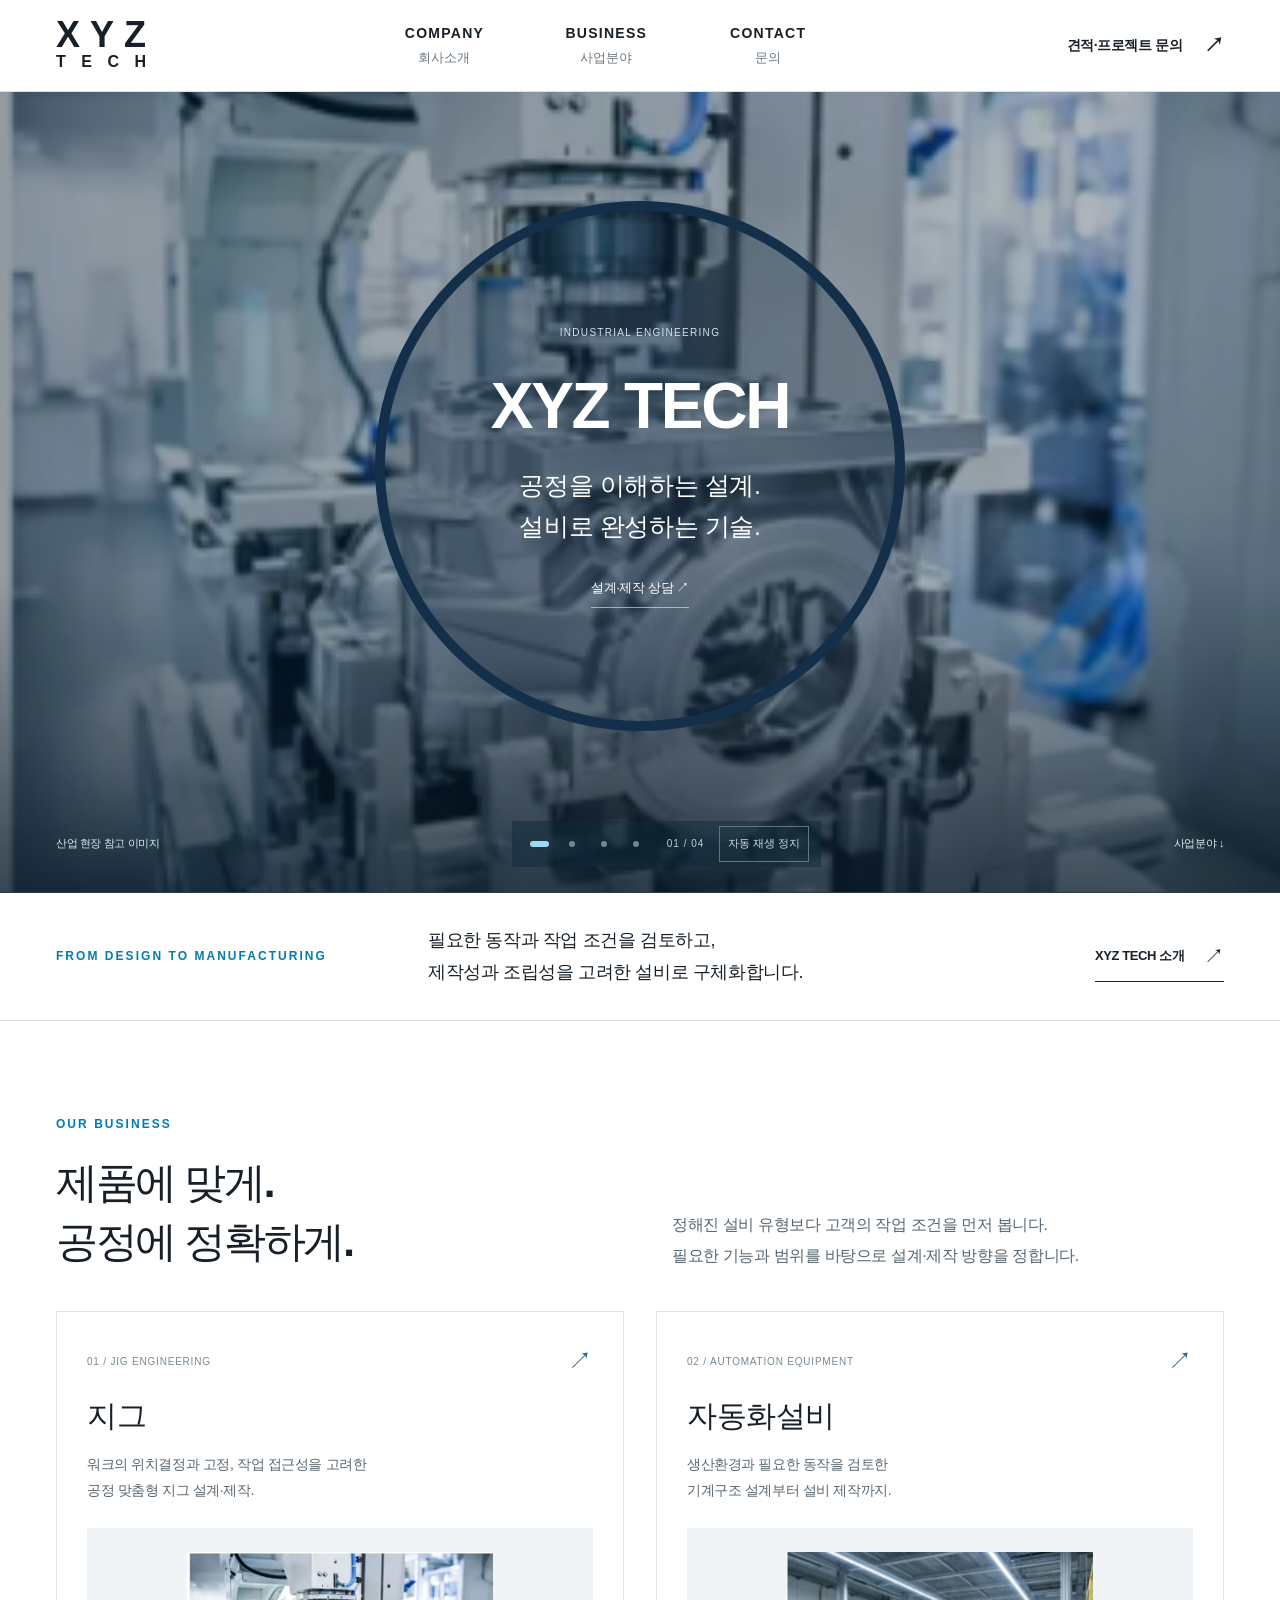
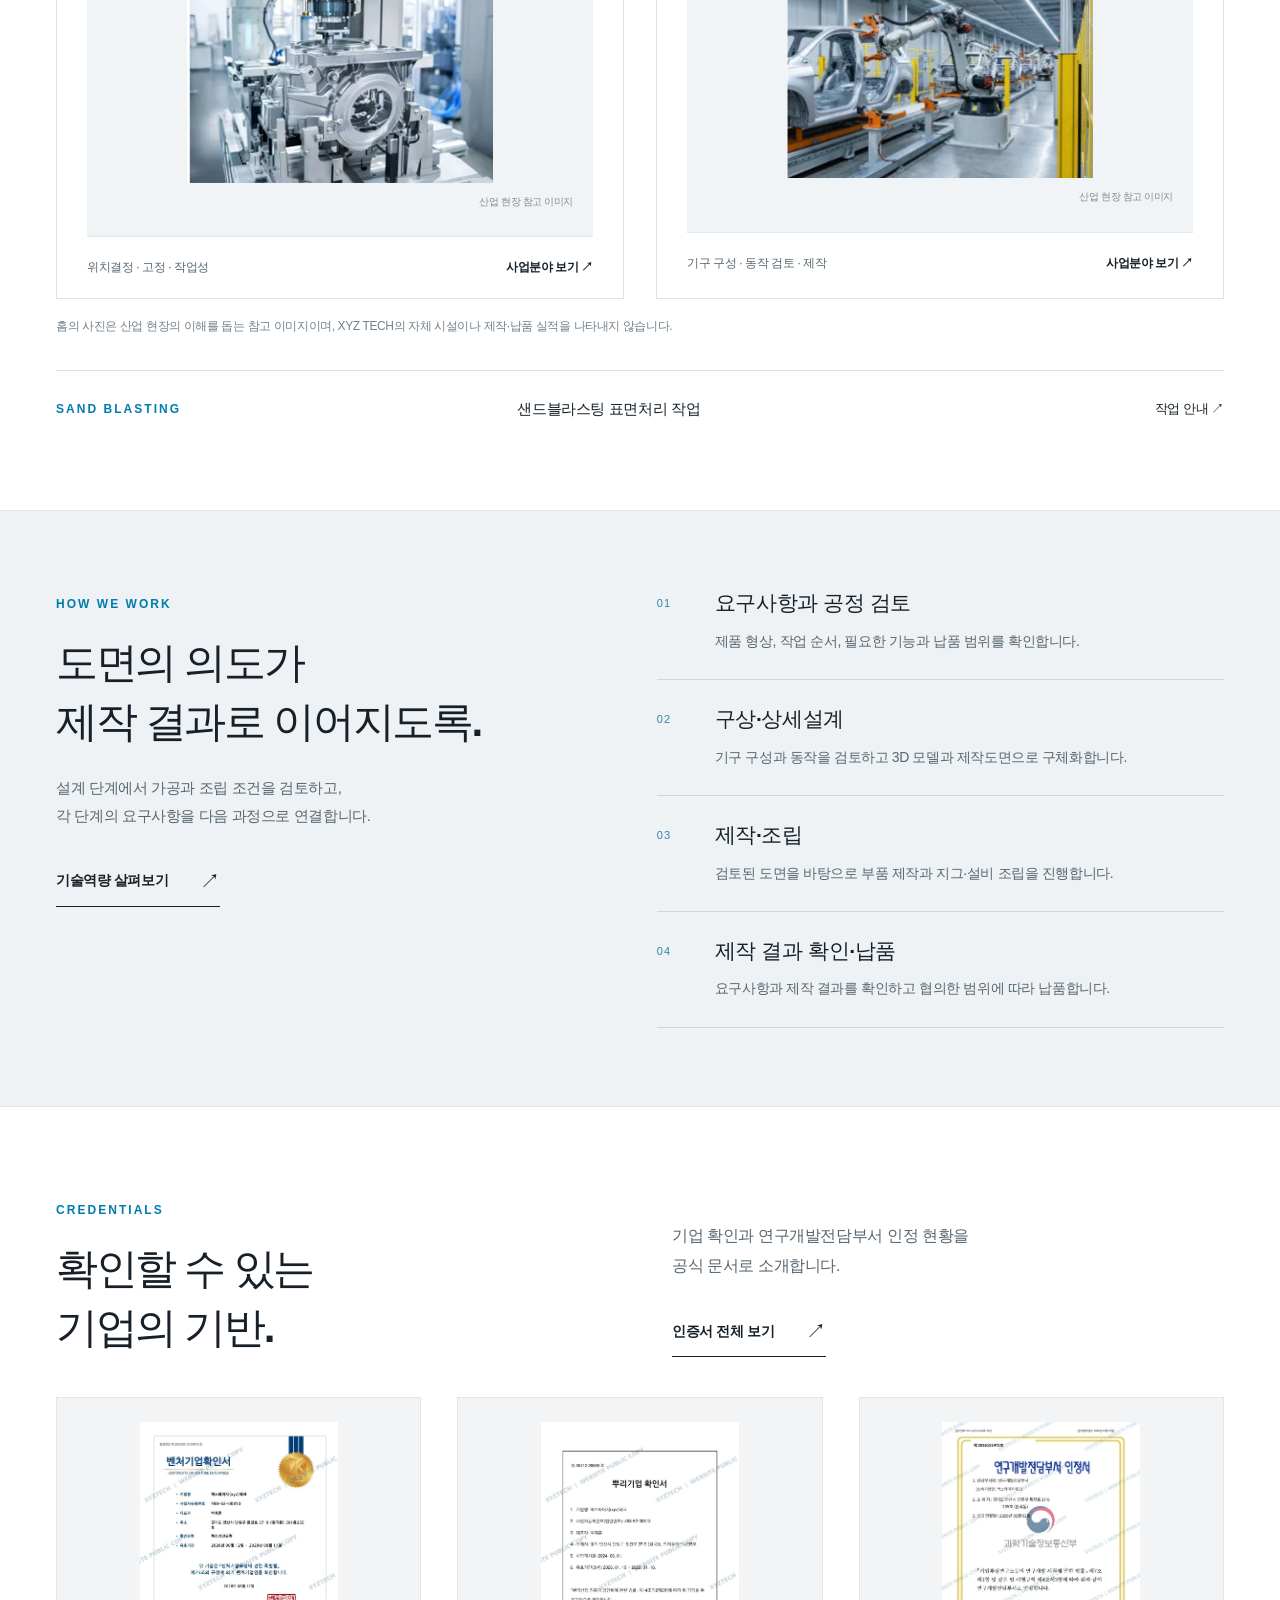
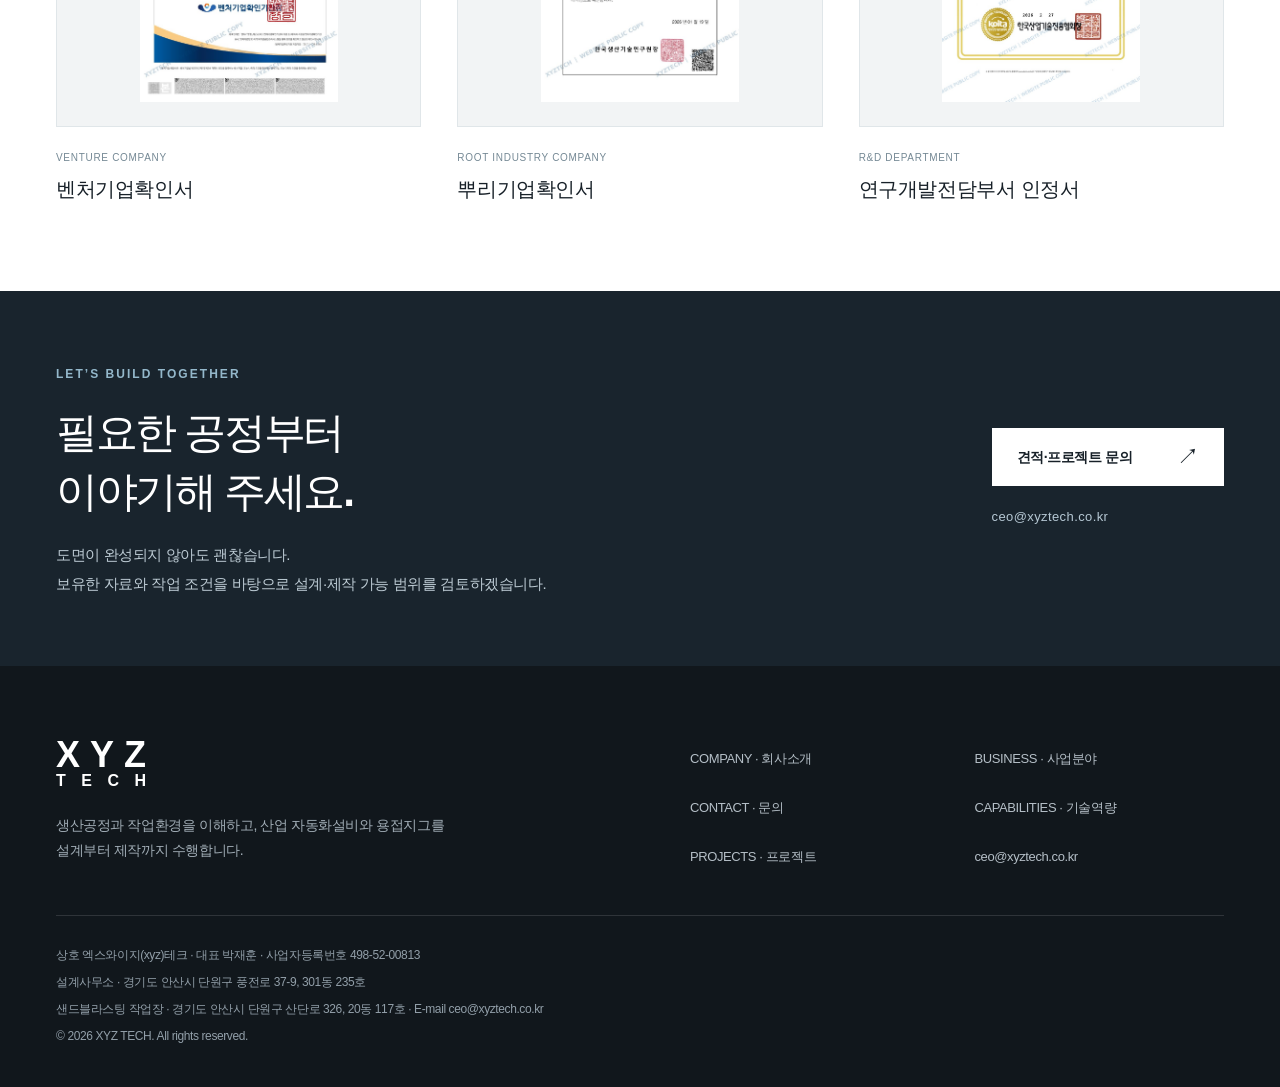
<file: index.html>
<!doctype html>
<html lang="ko">
<head>
  <meta charset="utf-8">
  <meta name="viewport" content="width=device-width, initial-scale=1">
  <title>XYZ TECH | 자동화설비·용접지그 설계·제작 전문기업</title>
  <meta name="description" content="XYZ TECH는 자동화설비, 산업용 로봇 자동화 시스템, 용접지그를 설계부터 제작까지 수행하고 샌드블라스팅 작업을 제공합니다.">
  <meta name="theme-color" content="#071522">
  <link rel="canonical" href="https://xyztech.co.kr/">
  <link rel="icon" href="assets/favicon.svg?v=20260907-39" type="image/svg+xml">
  <link rel="stylesheet" href="assets/styles.css?v=20260907-39">
  <script type="application/ld+json">{"@context":"https://schema.org","@type":"ProfessionalService","name":"XYZ TECH","alternateName":"엑스와이지(xyz)테크","description":"자동화설비·용접지그 설계·제작 및 샌드블라스팅 작업 기업","email":"ceo@xyztech.co.kr","address":[{"@type":"PostalAddress","name":"설계사무소","addressRegion":"경기도","addressLocality":"안산시 단원구","streetAddress":"풍전로 37-9, 301동 235호","addressCountry":"KR"},{"@type":"PostalAddress","name":"샌드블라스팅 작업장","addressRegion":"경기도","addressLocality":"안산시 단원구","streetAddress":"산단로 326, 20동 117호","addressCountry":"KR"}]}</script>
  <meta property="og:type" content="website">
  <meta property="og:site_name" content="XYZ TECH">
  <meta property="og:title" content="XYZ TECH | 지그·자동화설비 설계 및 제작">
  <meta property="og:description" content="고객의 생산환경에 맞춘 지그와 자동화설비를 설계하고 제작합니다.">
  <meta property="og:image" content="https://xyztech0.github.io/xyztech.co.kr/assets/images/xyz-tech-share-v42.png">
  <meta property="og:image:width" content="1672">
  <meta property="og:image:height" content="941">
  <meta property="og:image:alt" content="흰 배경의 검정 XYZ TECH 회사 로고">
  <meta property="og:locale" content="ko_KR">
</head>
<body data-page="home">
  <div data-site-header></div>

  <main id="main" class="home-premium">
<section class="hp-hero hp-banner" aria-labelledby="hero-title"><div class="hp-slider hp-banner-slider" aria-label="산업 현장 참고 사진" aria-roledescription="캐러셀"><div class="hp-banner-track"><div class="hp-banner-slide" role="group" aria-roledescription="슬라이드" aria-label="1 / 4"><img src="assets/images/home-reference-machining.png" alt="" fetchpriority="high"></div><div class="hp-banner-slide" role="group" aria-roledescription="슬라이드" aria-label="2 / 4" aria-hidden="true"><img src="assets/images/home-reference-factory.png" alt="" loading="eager"></div><div class="hp-banner-slide" role="group" aria-roledescription="슬라이드" aria-label="3 / 4" aria-hidden="true"><img src="assets/images/home-reference-welding.png" alt="" loading="eager"></div><div class="hp-banner-slide" role="group" aria-roledescription="슬라이드" aria-label="4 / 4" aria-hidden="true"><img src="assets/images/home-reference-line.png" alt="" loading="eager"></div></div><div class="hp-banner-shade"></div><div class="hp-banner-content"><div class="hp-banner-frame"><span>INDUSTRIAL ENGINEERING</span><h1 id="hero-title">XYZ TECH</h1><p>공정을 이해하는 설계.<br>설비로 완성하는 기술.</p><a href="contact.html">설계·제작 상담 ↗</a></div></div><div class="container hp-banner-bottom"><span class="hp-banner-note">산업 현장 참고 이미지</span><div class="hp-slider-controls" hidden><div class="hp-slide-dots"><button type="button" data-slide="0" aria-label="1번 배경 사진" aria-pressed="true"><span></span></button><button type="button" data-slide="1" aria-label="2번 배경 사진" aria-pressed="false"><span></span></button><button type="button" data-slide="2" aria-label="3번 배경 사진" aria-pressed="false"><span></span></button><button type="button" data-slide="3" aria-label="4번 배경 사진" aria-pressed="false"><span></span></button></div><span class="hp-slide-count" aria-hidden="true">01 / 04</span><button class="hp-slide-pause" type="button">자동 재생 정지</button></div><a href="#business" class="hp-banner-scroll">사업분야 ↓</a></div></div></section>
<section class="hp-position"><div class="container hp-position-inner"><span class="section-kicker">FROM DESIGN TO MANUFACTURING</span><p>필요한 동작과 작업 조건을 검토하고,<br>제작성과 조립성을 고려한 설비로 구체화합니다.</p><a class="text-link" href="company.html">XYZ TECH 소개 <span aria-hidden="true">↗</span></a></div></section>
<section class="hp-business" id="business" aria-labelledby="business-title"><div class="container">
<div class="hp-section-head"><div><span class="section-kicker">OUR BUSINESS</span><h2 id="business-title">제품에 맞게.<br>공정에 정확하게.</h2></div><p>정해진 설비 유형보다 고객의 작업 조건을 먼저 봅니다.<br>필요한 기능과 범위를 바탕으로 설계·제작 방향을 정합니다.</p></div>
<div class="hp-business-grid">
<a class="hp-business-card" href="services.html"><div class="hp-card-top"><span>01 / JIG ENGINEERING</span><span aria-hidden="true">↗</span></div><h3>지그</h3><p>워크의 위치결정과 고정, 작업 접근성을 고려한<br>공정 맞춤형 지그 설계·제작.</p><figure><img src="assets/images/home-reference-machining.png" width="306" height="231" alt="가공 장비와 금속 부품의 산업 현장 참고 이미지" loading="lazy"><figcaption>산업 현장 참고 이미지</figcaption></figure><div class="hp-card-bottom"><span>위치결정 · 고정 · 작업성</span><strong>사업분야 보기 ↗</strong></div></a>
<a class="hp-business-card" href="automation.html"><div class="hp-card-top"><span>02 / AUTOMATION EQUIPMENT</span><span aria-hidden="true">↗</span></div><h3>자동화설비</h3><p>생산환경과 필요한 동작을 검토한<br>기계구조 설계부터 설비 제작까지.</p><figure><img src="assets/images/home-reference-welding.png" width="303" height="224" alt="차체와 산업용 로봇의 생산공정 참고 이미지" loading="lazy"><figcaption>산업 현장 참고 이미지</figcaption></figure><div class="hp-card-bottom"><span>기구 구성 · 동작 검토 · 제작</span><strong>사업분야 보기 ↗</strong></div></a>
</div>
<p class="hp-security">홈의 사진은 산업 현장의 이해를 돕는 참고 이미지이며, XYZ TECH의 자체 시설이나 제작·납품 실적을 나타내지 않습니다.</p>
<a class="hp-sand-link" href="sandblasting.html"><span class="section-kicker">SAND BLASTING</span><span>샌드블라스팅 표면처리 작업</span><span>작업 안내 ↗</span></a>
</div></section>
<section class="hp-engineering" aria-labelledby="engineering-title"><div class="container hp-engineering-grid"><div class="hp-engineering-intro"><span class="section-kicker">HOW WE WORK</span><h2 id="engineering-title">도면의 의도가<br>제작 결과로 이어지도록.</h2><p>설계 단계에서 가공과 조립 조건을 검토하고,<br>각 단계의 요구사항을 다음 과정으로 연결합니다.</p><a class="text-link" href="capabilities.html">기술역량 살펴보기 <span aria-hidden="true">↗</span></a></div><ol class="hp-steps"><li><span>01</span><div><h3>요구사항과 공정 검토</h3><p>제품 형상, 작업 순서, 필요한 기능과 납품 범위를 확인합니다.</p></div></li><li><span>02</span><div><h3>구상·상세설계</h3><p>기구 구성과 동작을 검토하고 3D 모델과 제작도면으로 구체화합니다.</p></div></li><li><span>03</span><div><h3>제작·조립</h3><p>검토된 도면을 바탕으로 부품 제작과 지그·설비 조립을 진행합니다.</p></div></li><li><span>04</span><div><h3>제작 결과 확인·납품</h3><p>요구사항과 제작 결과를 확인하고 협의한 범위에 따라 납품합니다.</p></div></li></ol></div></section>
<section class="hp-credentials" aria-labelledby="credentials-title"><div class="container"><div class="hp-section-head"><div><span class="section-kicker">CREDENTIALS</span><h2 id="credentials-title">확인할 수 있는<br>기업의 기반.</h2></div><div><p>기업 확인과 연구개발전담부서 인정 현황을<br>공식 문서로 소개합니다.</p><a class="text-link" href="certifications.html">인증서 전체 보기 <span aria-hidden="true">↗</span></a></div></div>
<div class="hp-cert-grid"><article><div class="hp-cert-doc"><img src="assets/images/cert-venture.jpg" alt="XYZ TECH 워터마크가 적용된 벤처기업확인서" width="827" height="1170" loading="lazy"></div><span>VENTURE COMPANY</span><h3>벤처기업확인서</h3></article><article><div class="hp-cert-doc"><img src="assets/images/cert-root.jpg" alt="XYZ TECH 워터마크가 적용된 뿌리기업확인서" width="827" height="1170" loading="lazy"></div><span>ROOT INDUSTRY COMPANY</span><h3>뿌리기업확인서</h3></article><article><div class="hp-cert-doc"><img src="assets/images/cert-rd.jpg" alt="XYZ TECH 워터마크가 적용된 연구개발전담부서 인정서" width="827" height="1170" loading="lazy"></div><span>R&amp;D DEPARTMENT</span><h3>연구개발전담부서 인정서</h3></article></div>
</div></section>
<section class="hp-contact" aria-labelledby="contact-title"><div class="container hp-contact-inner"><div><span class="section-kicker">LET’S BUILD TOGETHER</span><h2 id="contact-title">필요한 공정부터<br>이야기해 주세요.</h2><p>도면이 완성되지 않아도 괜찮습니다.<br>보유한 자료와 작업 조건을 바탕으로 설계·제작 가능 범위를 검토하겠습니다.</p></div><div class="hp-contact-actions"><a class="button button-white" href="contact.html">견적·프로젝트 문의 <span aria-hidden="true">↗</span></a><a href="mailto:ceo@xyztech.co.kr">ceo@xyztech.co.kr</a></div></div></section>
</main>
  <div data-site-footer></div>
  <script src="assets/main.js?v=20260907-39"></script>
</body>
</html>
</file>
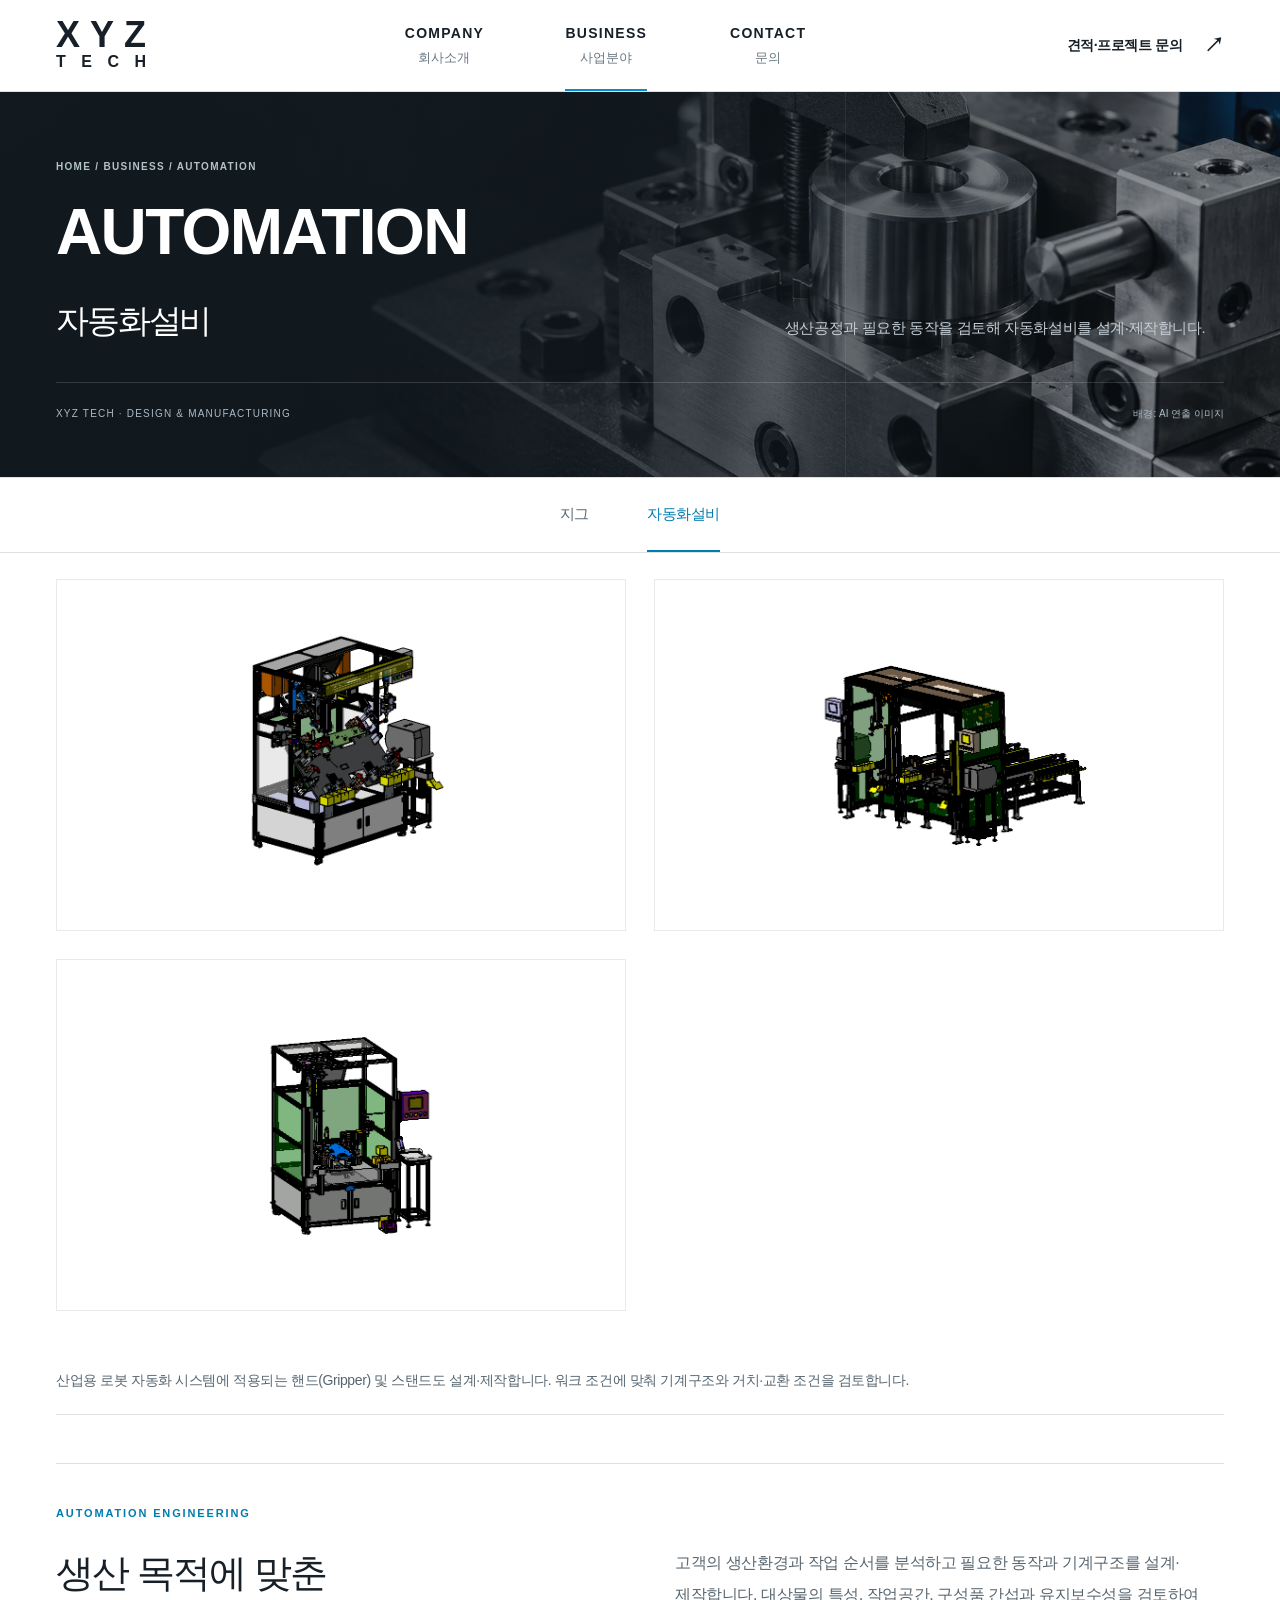
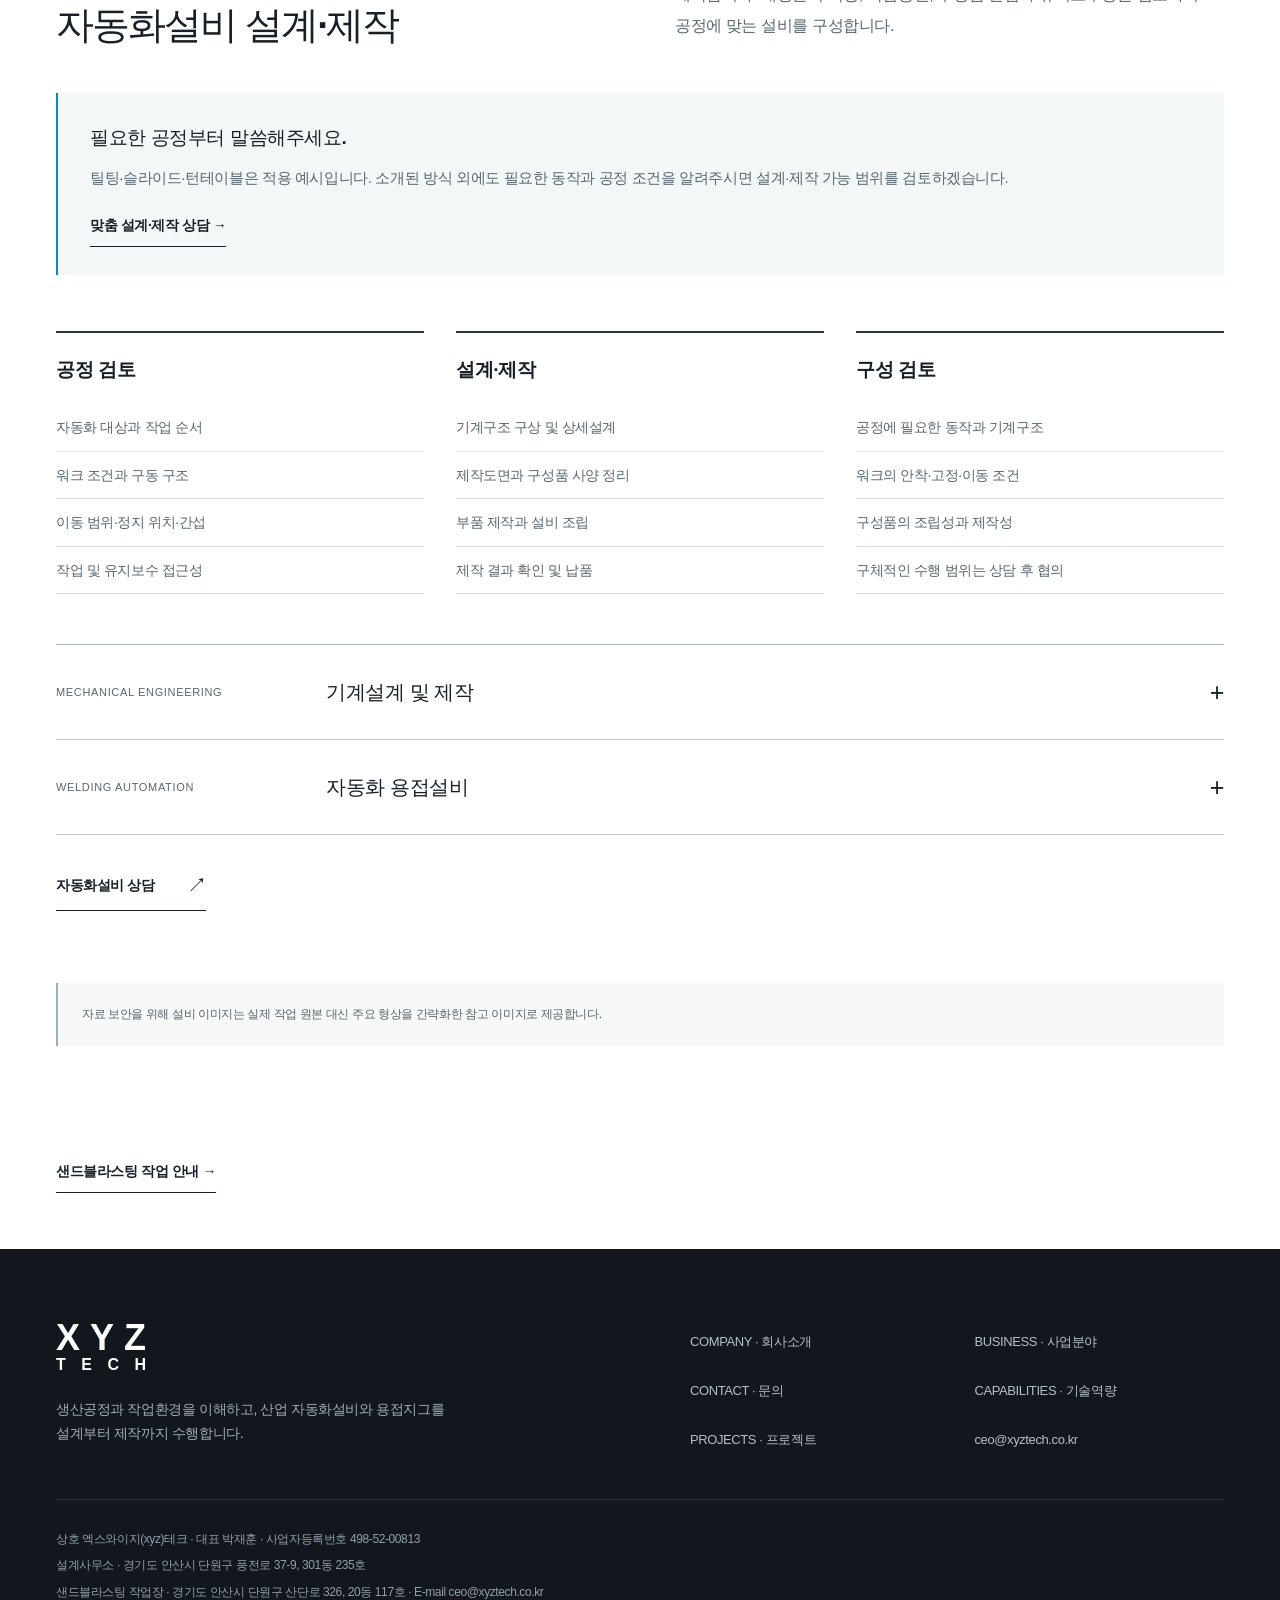
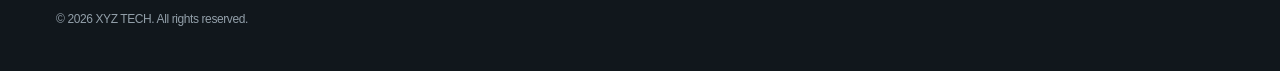
<file: automation.html>
<!doctype html>
<html lang="ko">
<head>
  <meta charset="utf-8"><meta name="viewport" content="width=device-width, initial-scale=1">
  <title>자동화설비 | XYZ TECH</title>
  <meta name="description" content="고객의 생산환경과 작업 순서를 분석하고 필요한 동작과 기계구조를 설계·제작합니다. 대상물의 특성, 작업공간, 구성품 간섭과 유지보수성을 검토하여 공정에 맞는 설비를 구성합니다.">
  <meta name="theme-color" content="#071522"><link rel="canonical" href="https://xyztech.co.kr/automation.html"><link rel="icon" href="assets/favicon.svg?v=20260907-39" type="image/svg+xml"><link rel="stylesheet" href="assets/styles.css?v=20260907-39">
  <meta property="og:type" content="website">
  <meta property="og:site_name" content="XYZ TECH">
  <meta property="og:title" content="자동화설비 | XYZ TECH">
  <meta property="og:description" content="고객의 생산환경과 작업 순서를 분석하고 필요한 동작과 기계구조를 설계·제작합니다. 대상물의 특성, 작업공간, 구성품 간섭과 유지보수성을 검토하여 공정에 맞는 설비를 구성합니다.">
  <meta property="og:image" content="https://xyztech0.github.io/xyztech.co.kr/assets/images/xyz-tech-share-v42.png">
  <meta property="og:image:width" content="1672">
  <meta property="og:image:height" content="941">
  <meta property="og:image:alt" content="흰 배경의 검정 XYZ TECH 회사 로고">
  <meta property="og:locale" content="ko_KR">
</head>
<body data-page="services" data-view="automation">
  <div data-site-header></div>
  <main id="main" class="cad-business">
<section class="page-hero"><div class="container page-hero-inner"><span class="breadcrumb">HOME / BUSINESS / AUTOMATION</span><span class="masthead-label">AUTOMATION</span><h1>자동화설비</h1><p>생산공정과 필요한 동작을 검토해 자동화설비를 설계·제작합니다.</p><div class="masthead-meta"><span>XYZ TECH · DESIGN &amp; MANUFACTURING</span><small>배경: AI 연출 이미지</small></div></div></section>
<nav class="detail-nav" aria-label="사업분야 하위 메뉴"><div class="container detail-nav-inner"><a href="services.html">지그</a><a href="automation.html" aria-current="page">자동화설비</a></div></nav>
<section class="section section-soft" id="factory"><div class="container">
      <div class="application-gallery"><figure><img src="assets/cad/tilting.png" alt="틸팅 구조를 적용한 자동화설비 예시" width="902" height="740" loading="eager"></figure><figure><img src="assets/cad/slide.png" alt="슬라이드 구조를 적용한 자동화설비 예시" width="958" height="707" loading="eager"></figure><figure><img src="assets/cad/turntable.png" alt="턴테이블을 적용한 자동화설비 예시" width="758" height="743" loading="eager"></figure><div class="application-blank" aria-hidden="true"></div></div><div id="robot" class="application-note"><p>산업용 로봇 자동화 시스템에 적용되는 핸드(Gripper) 및 스탠드도 설계·제작합니다. 워크 조건에 맞춰 기계구조와 거치·교환 조건을 검토합니다.</p></div>
<div class="business-overview"><span class="section-kicker">AUTOMATION ENGINEERING</span><h2>생산 목적에 맞춘<br>자동화설비 설계·제작</h2><p>고객의 생산환경과 작업 순서를 분석하고 필요한 동작과 기계구조를 설계·제작합니다. 대상물의 특성, 작업공간, 구성품 간섭과 유지보수성을 검토하여 공정에 맞는 설비를 구성합니다.</p><div class="scope-invitation"><strong>필요한 공정부터 말씀해주세요.</strong><p>틸팅·슬라이드·턴테이블은 적용 예시입니다. 소개된 방식 외에도 필요한 동작과 공정 조건을 알려주시면 설계·제작 가능 범위를 검토하겠습니다.</p><a class="text-link" href="contact.html">맞춤 설계·제작 상담 →</a></div></div><div class="detail-columns scope-columns">
        <div class="detail-block"><h3>공정 검토</h3><ul class="detail-list"><li>자동화 대상과 작업 순서</li><li>워크 조건과 구동 구조</li><li>이동 범위·정지 위치·간섭</li><li>작업 및 유지보수 접근성</li></ul></div>
        <div class="detail-block"><h3>설계·제작</h3><ul class="detail-list"><li>기계구조 구상 및 상세설계</li><li>제작도면과 구성품 사양 정리</li><li>부품 제작과 설비 조립</li><li>제작 결과 확인 및 납품</li></ul></div>
        <div class="detail-block"><h3>구성 검토</h3><ul class="detail-list"><li>공정에 필요한 동작과 기계구조</li><li>워크의 안착·고정·이동 조건</li><li>구성품의 조립성과 제작성</li><li>구체적인 수행 범위는 상담 후 협의</li></ul></div>
      </div>
      <div class="scope-accordions">
        <details class="scope-panel" id="mechanical"><summary><span>MECHANICAL ENGINEERING</span><strong>기계설계 및 제작</strong></summary><div><p>신규 장비 구상과 기존 설비 개선 요구를 검토합니다. 구상·3D 모델·제작도면을 거쳐 목적에 맞는 기계 구조를 제작합니다.</p><ul><li>요구사항과 기초자료 검토</li><li>기구 구성·조립성·제작성 검토</li><li>부품 제작과 설비 조립</li></ul></div></details>
        <details class="scope-panel" id="welding"><summary><span>WELDING AUTOMATION</span><strong>자동화 용접설비</strong></summary><div><p>용접 대상과 작업방식에 맞춰 자동화 기구와 설비를 설계·제작합니다. 구체적인 공법과 작업 범위는 프로젝트 조건을 확인한 뒤 협의합니다.</p><ul><li>워크 위치결정과 고정</li><li>용접건·토치 접근성 검토</li><li>기구 동작과 작업공간 검토</li></ul></div></details>
        
      </div>
      <a class="text-link" href="contact.html">자동화설비 상담 <span aria-hidden="true">↗</span></a>
    </div></section><p class="notice container">자료 보안을 위해 설비 이미지는 실제 작업 원본 대신 주요 형상을 간략화한 참고 이미지로 제공합니다.</p><div class="container related-service"><a class="text-link" href="sandblasting.html">샌드블라스팅 작업 안내 →</a></div>
</main>
  <div data-site-footer></div><script src="assets/main.js?v=20260907-39"></script>
</body>
</html>
</file>
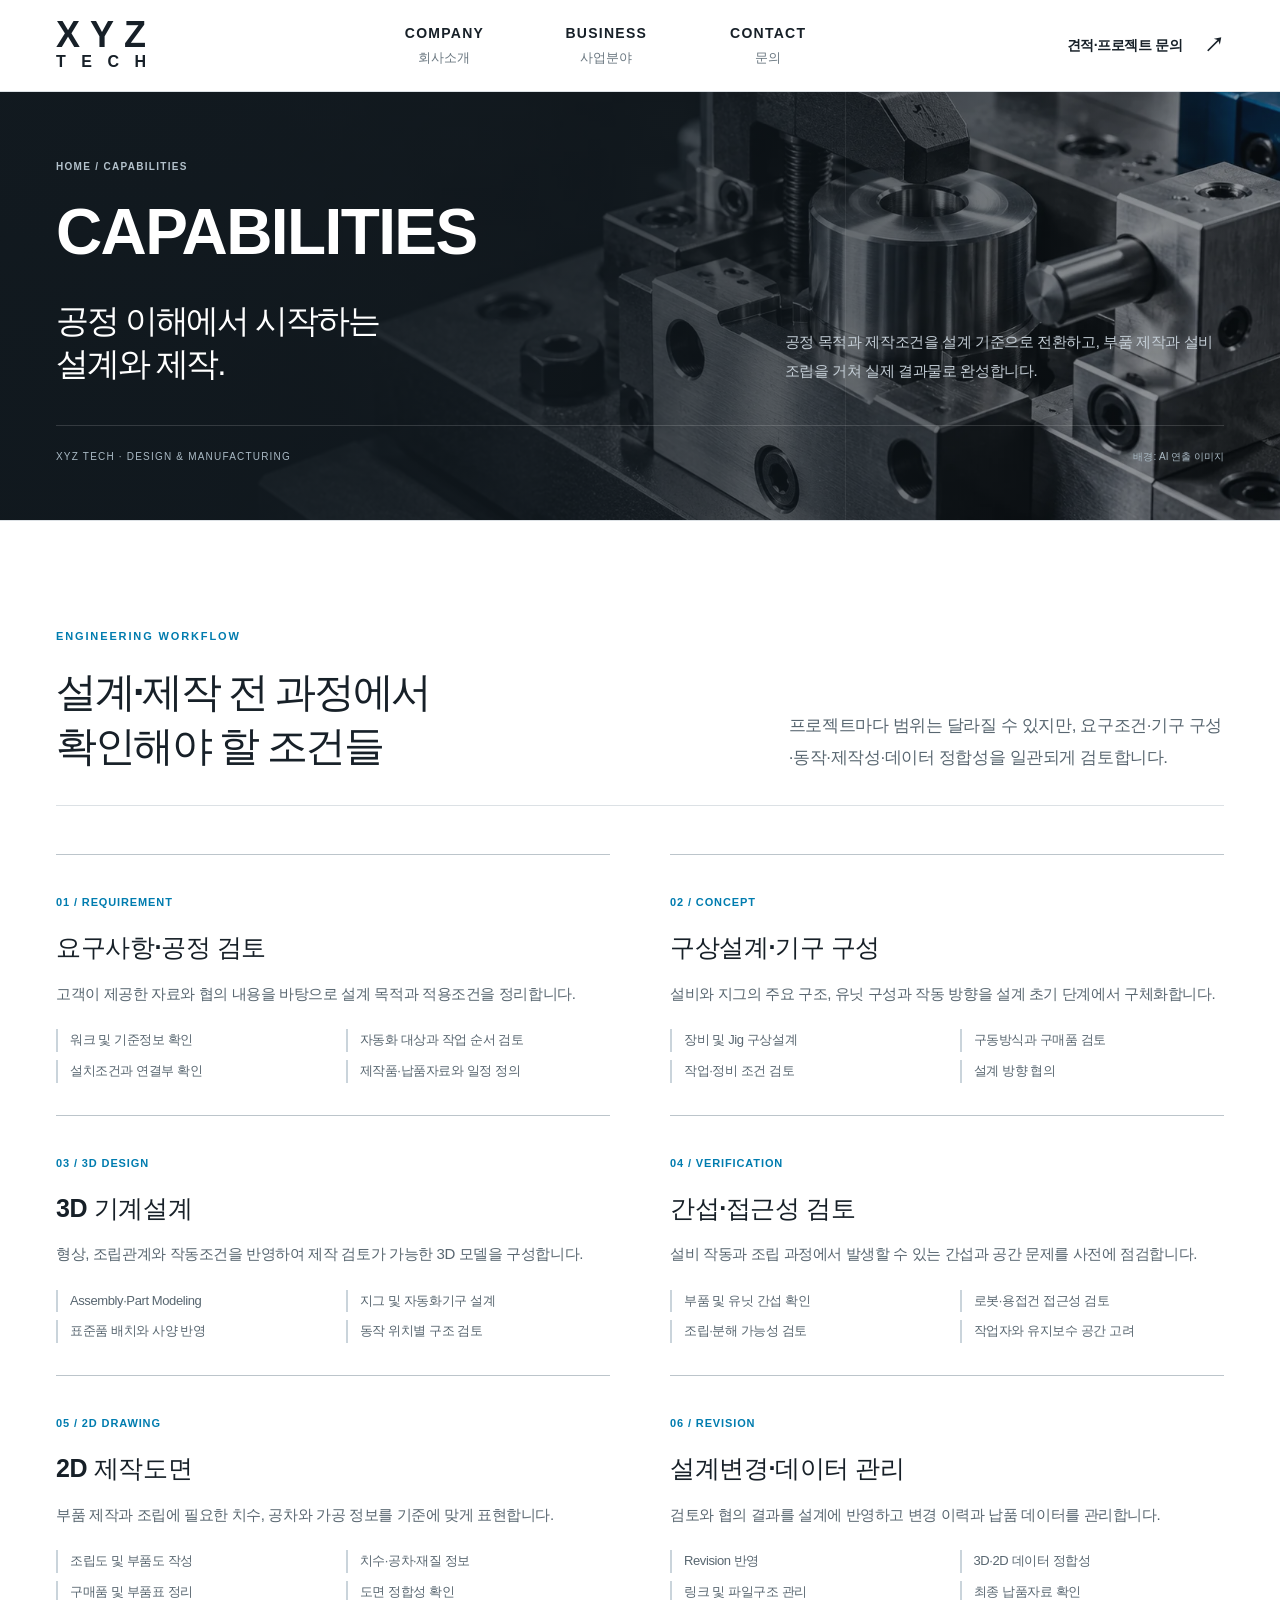
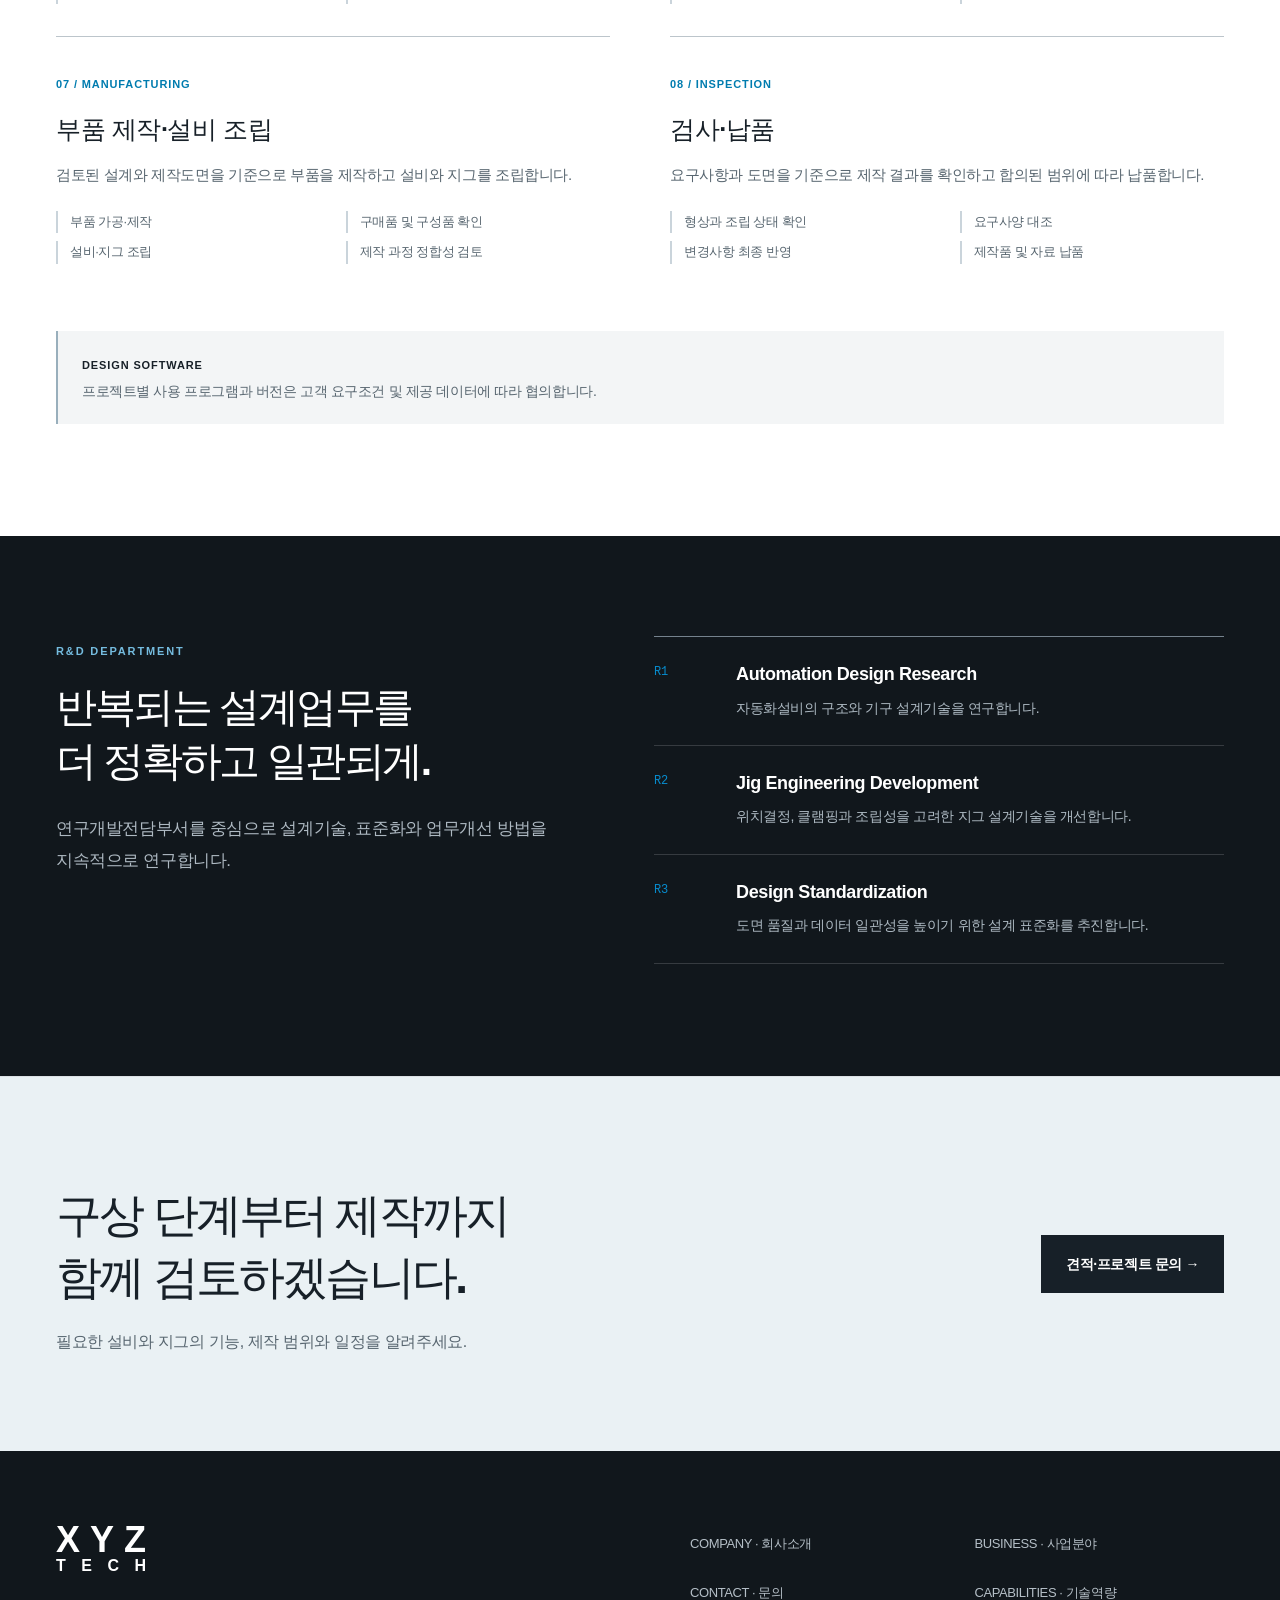
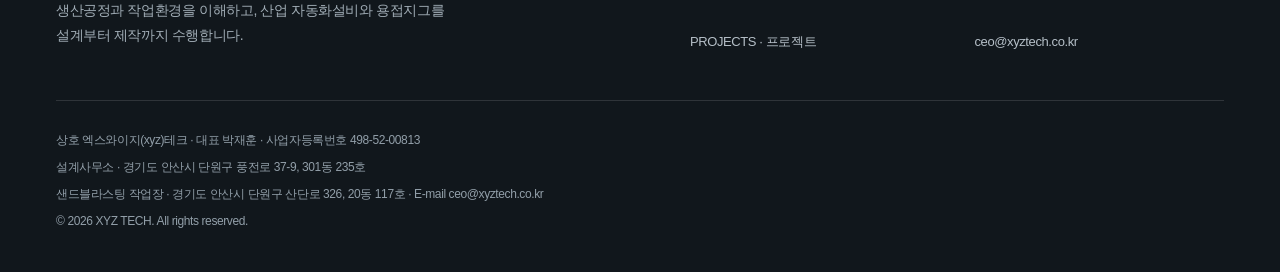
<file: capabilities.html>
<!doctype html>
<html lang="ko">
<head>
  <meta charset="utf-8"><meta name="viewport" content="width=device-width, initial-scale=1">
  <title>기술역량 | XYZ TECH 설계·제작</title>
  <meta name="description" content="XYZ TECH의 공정 검토, 3D 기계설계, 제작도면, 부품 제작, 설비 조립과 검사 역량을 소개합니다.">
  <meta name="theme-color" content="#071522"><link rel="canonical" href="https://xyztech.co.kr/capabilities.html"><link rel="icon" href="assets/favicon.svg?v=20260907-39" type="image/svg+xml"><link rel="stylesheet" href="assets/styles.css?v=20260907-39">
  <meta property="og:type" content="website">
  <meta property="og:site_name" content="XYZ TECH">
  <meta property="og:title" content="기술역량 | XYZ TECH 설계·제작">
  <meta property="og:description" content="XYZ TECH의 공정 검토, 3D 기계설계, 제작도면, 부품 제작, 설비 조립과 검사 역량을 소개합니다.">
  <meta property="og:image" content="https://xyztech0.github.io/xyztech.co.kr/assets/images/xyz-tech-share-v42.png">
  <meta property="og:image:width" content="1672">
  <meta property="og:image:height" content="941">
  <meta property="og:image:alt" content="흰 배경의 검정 XYZ TECH 회사 로고">
  <meta property="og:locale" content="ko_KR">
</head>
<body data-page="capabilities" data-view="capabilities">
  <div data-site-header></div>
  <main id="main">
    <section class="page-hero"><div class="container page-hero-inner"><span class="breadcrumb">HOME / CAPABILITIES</span><span class="masthead-label">CAPABILITIES</span><h1>공정 이해에서 시작하는<br>설계와 제작.</h1><p>공정 목적과 제작조건을 설계 기준으로 전환하고, 부품 제작과 설비 조립을 거쳐 실제 결과물로 완성합니다.</p><div class="masthead-meta"><span>XYZ TECH · DESIGN &amp; MANUFACTURING</span><small>배경: AI 연출 이미지</small></div></div></section>
    <section class="section"><div class="container">
      <div class="section-head reveal"><div><span class="section-kicker">Engineering Workflow</span><h2 class="section-title">설계·제작 전 과정에서<br>확인해야 할 조건들</h2></div><p class="section-lead">프로젝트마다 범위는 달라질 수 있지만, 요구조건·기구 구성·동작·제작성·데이터 정합성을 일관되게 검토합니다.</p></div>
      <div class="capability-matrix reveal">
        <article class="matrix-card"><span class="matrix-no">01 / REQUIREMENT</span><h2>요구사항·공정 검토</h2><p>고객이 제공한 자료와 협의 내용을 바탕으로 설계 목적과 적용조건을 정리합니다.</p><ul><li>워크 및 기준정보 확인</li><li>자동화 대상과 작업 순서 검토</li><li>설치조건과 연결부 확인</li><li>제작품·납품자료와 일정 정의</li></ul></article>
        <article class="matrix-card"><span class="matrix-no">02 / CONCEPT</span><h2>구상설계·기구 구성</h2><p>설비와 지그의 주요 구조, 유닛 구성과 작동 방향을 설계 초기 단계에서 구체화합니다.</p><ul><li>장비 및 Jig 구상설계</li><li>구동방식과 구매품 검토</li><li>작업·정비 조건 검토</li><li>설계 방향 협의</li></ul></article>
        <article class="matrix-card"><span class="matrix-no">03 / 3D DESIGN</span><h2>3D 기계설계</h2><p>형상, 조립관계와 작동조건을 반영하여 제작 검토가 가능한 3D 모델을 구성합니다.</p><ul><li>Assembly·Part Modeling</li><li>지그 및 자동화기구 설계</li><li>표준품 배치와 사양 반영</li><li>동작 위치별 구조 검토</li></ul></article>
        <article class="matrix-card"><span class="matrix-no">04 / VERIFICATION</span><h2>간섭·접근성 검토</h2><p>설비 작동과 조립 과정에서 발생할 수 있는 간섭과 공간 문제를 사전에 점검합니다.</p><ul><li>부품 및 유닛 간섭 확인</li><li>로봇·용접건 접근성 검토</li><li>조립·분해 가능성 검토</li><li>작업자와 유지보수 공간 고려</li></ul></article>
        <article class="matrix-card"><span class="matrix-no">05 / 2D DRAWING</span><h2>2D 제작도면</h2><p>부품 제작과 조립에 필요한 치수, 공차와 가공 정보를 기준에 맞게 표현합니다.</p><ul><li>조립도 및 부품도 작성</li><li>치수·공차·재질 정보</li><li>구매품 및 부품표 정리</li><li>도면 정합성 확인</li></ul></article>
        <article class="matrix-card"><span class="matrix-no">06 / REVISION</span><h2>설계변경·데이터 관리</h2><p>검토와 협의 결과를 설계에 반영하고 변경 이력과 납품 데이터를 관리합니다.</p><ul><li>Revision 반영</li><li>3D·2D 데이터 정합성</li><li>링크 및 파일구조 관리</li><li>최종 납품자료 확인</li></ul></article>
        <article class="matrix-card"><span class="matrix-no">07 / MANUFACTURING</span><h2>부품 제작·설비 조립</h2><p>검토된 설계와 제작도면을 기준으로 부품을 제작하고 설비와 지그를 조립합니다.</p><ul><li>부품 가공·제작</li><li>구매품 및 구성품 확인</li><li>설비·지그 조립</li><li>제작 과정 정합성 검토</li></ul></article>
        <article class="matrix-card"><span class="matrix-no">08 / INSPECTION</span><h2>검사·납품</h2><p>요구사항과 도면을 기준으로 제작 결과를 확인하고 합의된 범위에 따라 납품합니다.</p><ul><li>형상과 조립 상태 확인</li><li>요구사양 대조</li><li>변경사항 최종 반영</li><li>제작품 및 자료 납품</li></ul></article>
      </div>
      <div class="notice reveal"><strong>DESIGN SOFTWARE</strong><br>프로젝트별 사용 프로그램과 버전은 고객 요구조건 및 제공 데이터에 따라 협의합니다.</div>
    </div></section>
    <section class="section section-dark"><div class="container capability-layout"><div class="capability-intro reveal"><span class="section-kicker">R&amp;D Department</span><h2 class="section-title">반복되는 설계업무를<br>더 정확하고 일관되게.</h2><p class="section-lead">연구개발전담부서를 중심으로 설계기술, 표준화와 업무개선 방법을 지속적으로 연구합니다.</p></div><div class="capability-list reveal"><div class="capability-item"><span class="num">R1</span><div><h3>Automation Design Research</h3><p>자동화설비의 구조와 기구 설계기술을 연구합니다.</p></div></div><div class="capability-item"><span class="num">R2</span><div><h3>Jig Engineering Development</h3><p>위치결정, 클램핑과 조립성을 고려한 지그 설계기술을 개선합니다.</p></div></div><div class="capability-item"><span class="num">R3</span><div><h3>Design Standardization</h3><p>도면 품질과 데이터 일관성을 높이기 위한 설계 표준화를 추진합니다.</p></div></div></div></div></section>
    <section class="cta-section"><div class="container cta-inner"><div><h2>구상 단계부터 제작까지<br>함께 검토하겠습니다.</h2><p>필요한 설비와 지그의 기능, 제작 범위와 일정을 알려주세요.</p></div><a class="button button-primary" href="contact.html">견적·프로젝트 문의 →</a></div></section>
  </main>
  <div data-site-footer></div><script src="assets/main.js?v=20260907-39"></script>
</body>
</html>
</file>
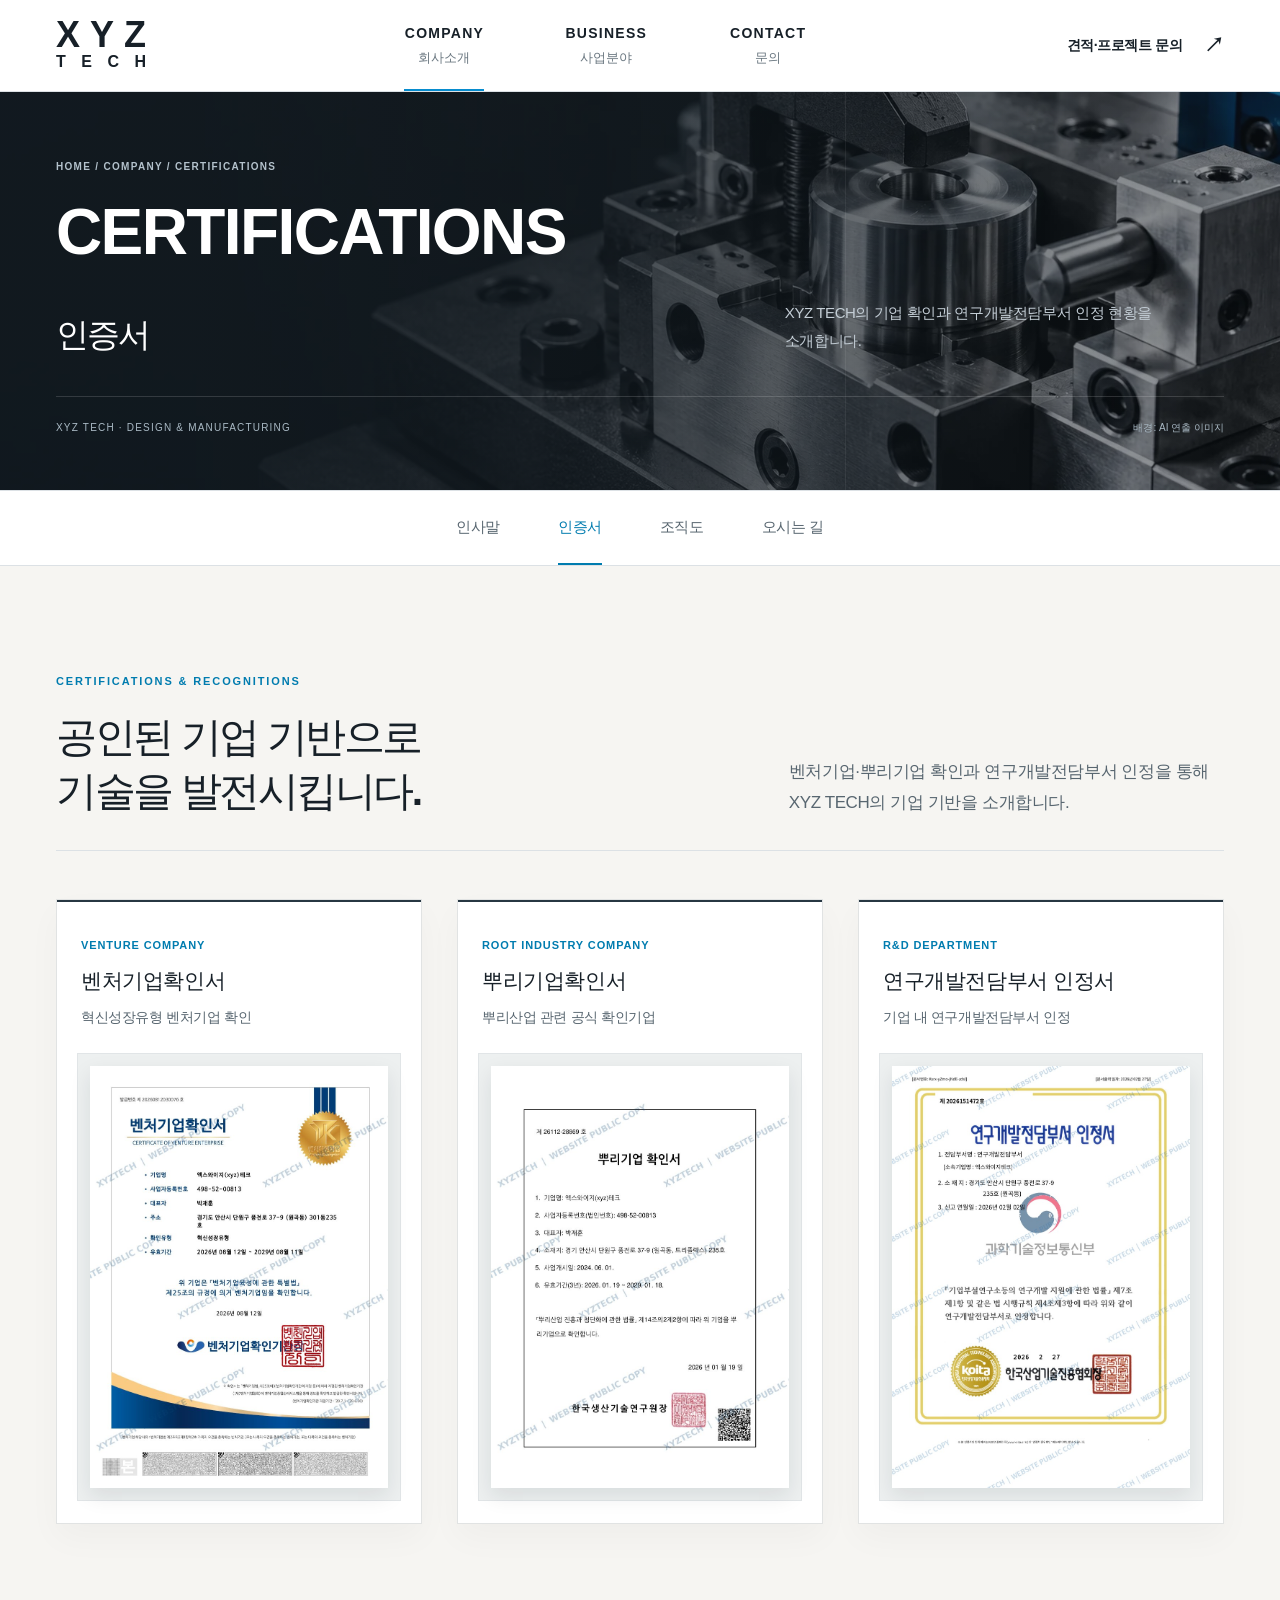
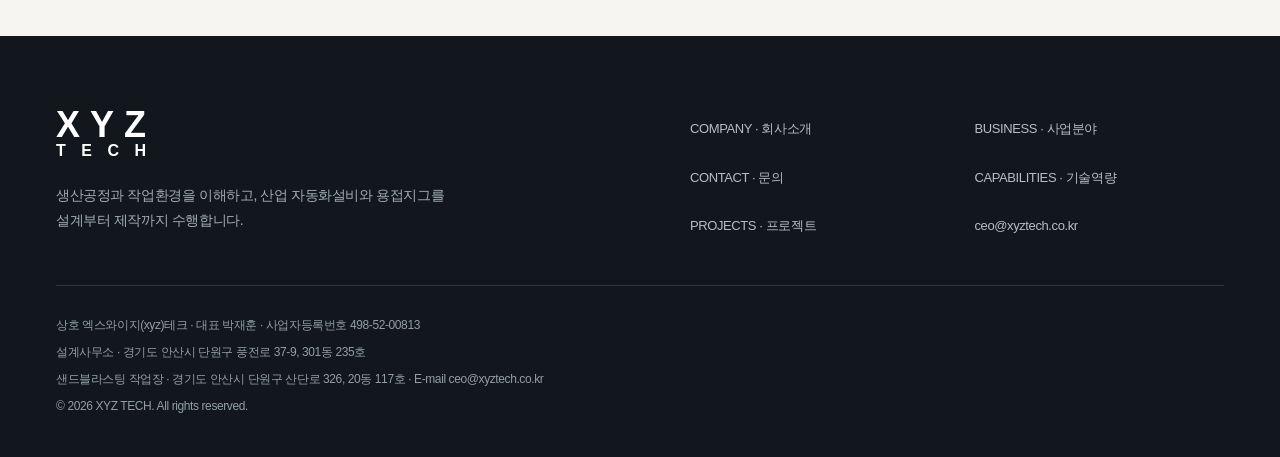
<file: certifications.html>
<!doctype html>
<html lang="ko">
<head>
  <meta charset="utf-8"><meta name="viewport" content="width=device-width, initial-scale=1">
  <title>인증서 | XYZ TECH</title>
  <meta name="description" content="XYZ TECH의 기업 확인과 연구개발전담부서 인정 현황을 소개합니다.">
  <meta name="theme-color" content="#071522"><link rel="canonical" href="https://xyztech.co.kr/certifications.html"><link rel="icon" href="assets/favicon.svg?v=20260907-39" type="image/svg+xml"><link rel="stylesheet" href="assets/styles.css?v=20260907-39">
  <meta property="og:type" content="website">
  <meta property="og:site_name" content="XYZ TECH">
  <meta property="og:title" content="인증서 | XYZ TECH">
  <meta property="og:description" content="XYZ TECH의 기업 확인과 연구개발전담부서 인정 현황을 소개합니다.">
  <meta property="og:image" content="https://xyztech0.github.io/xyztech.co.kr/assets/images/xyz-tech-share-v42.png">
  <meta property="og:image:width" content="1672">
  <meta property="og:image:height" content="941">
  <meta property="og:image:alt" content="흰 배경의 검정 XYZ TECH 회사 로고">
  <meta property="og:locale" content="ko_KR">
</head>
<body data-page="company" data-view="certifications">
  <div data-site-header></div>
  <main id="main">
<section class="page-hero"><div class="container page-hero-inner"><span class="breadcrumb">HOME / COMPANY / CERTIFICATIONS</span><span class="masthead-label">CERTIFICATIONS</span><h1>인증서</h1><p>XYZ TECH의 기업 확인과 연구개발전담부서 인정 현황을 소개합니다.</p><div class="masthead-meta"><span>XYZ TECH · DESIGN &amp; MANUFACTURING</span><small>배경: AI 연출 이미지</small></div></div></section>
<nav class="detail-nav" aria-label="회사소개 하위 메뉴"><div class="container detail-nav-inner"><a href="company.html">인사말</a><a href="certifications.html" aria-current="page">인증서</a><a href="organization.html">조직도</a><a href="location.html">오시는 길</a></div></nav>
<section class="section section-soft" id="certifications"><div class="container">
      <div class="section-head reveal"><div><span class="section-kicker">Certifications &amp; Recognitions</span><h2 class="section-title">공인된 기업 기반으로<br>기술을 발전시킵니다.</h2></div><p class="section-lead">벤처기업·뿌리기업 확인과 연구개발전담부서 인정을 통해 XYZ TECH의 기업 기반을 소개합니다.</p></div>
      <div class="cert-grid">
        <article class="cert-card"><div class="cert-info"><strong>VENTURE COMPANY</strong><h3>벤처기업확인서</h3><p>혁신성장유형 벤처기업 확인</p></div><div class="cert-thumb"><img src="assets/images/cert-venture.jpg" alt="XYZ TECH 벤처기업확인서" width="827" height="1170" loading="lazy"></div></article>
        <article class="cert-card"><div class="cert-info"><strong>ROOT INDUSTRY COMPANY</strong><h3>뿌리기업확인서</h3><p>뿌리산업 관련 공식 확인기업</p></div><div class="cert-thumb"><img src="assets/images/cert-root.jpg" alt="XYZ TECH 뿌리기업확인서" width="827" height="1170" loading="lazy"></div></article>
        <article class="cert-card"><div class="cert-info"><strong>R&amp;D DEPARTMENT</strong><h3>연구개발전담부서 인정서</h3><p>기업 내 연구개발전담부서 인정</p></div><div class="cert-thumb"><img src="assets/images/cert-rd.jpg?v=20260903-2" alt="XYZ TECH 연구개발전담부서 인정서" width="827" height="1170" loading="lazy"></div></article>
      </div>
    </div></section>
</main>
  <div data-site-footer></div><script src="assets/main.js?v=20260907-39"></script>
</body>
</html>
</file>
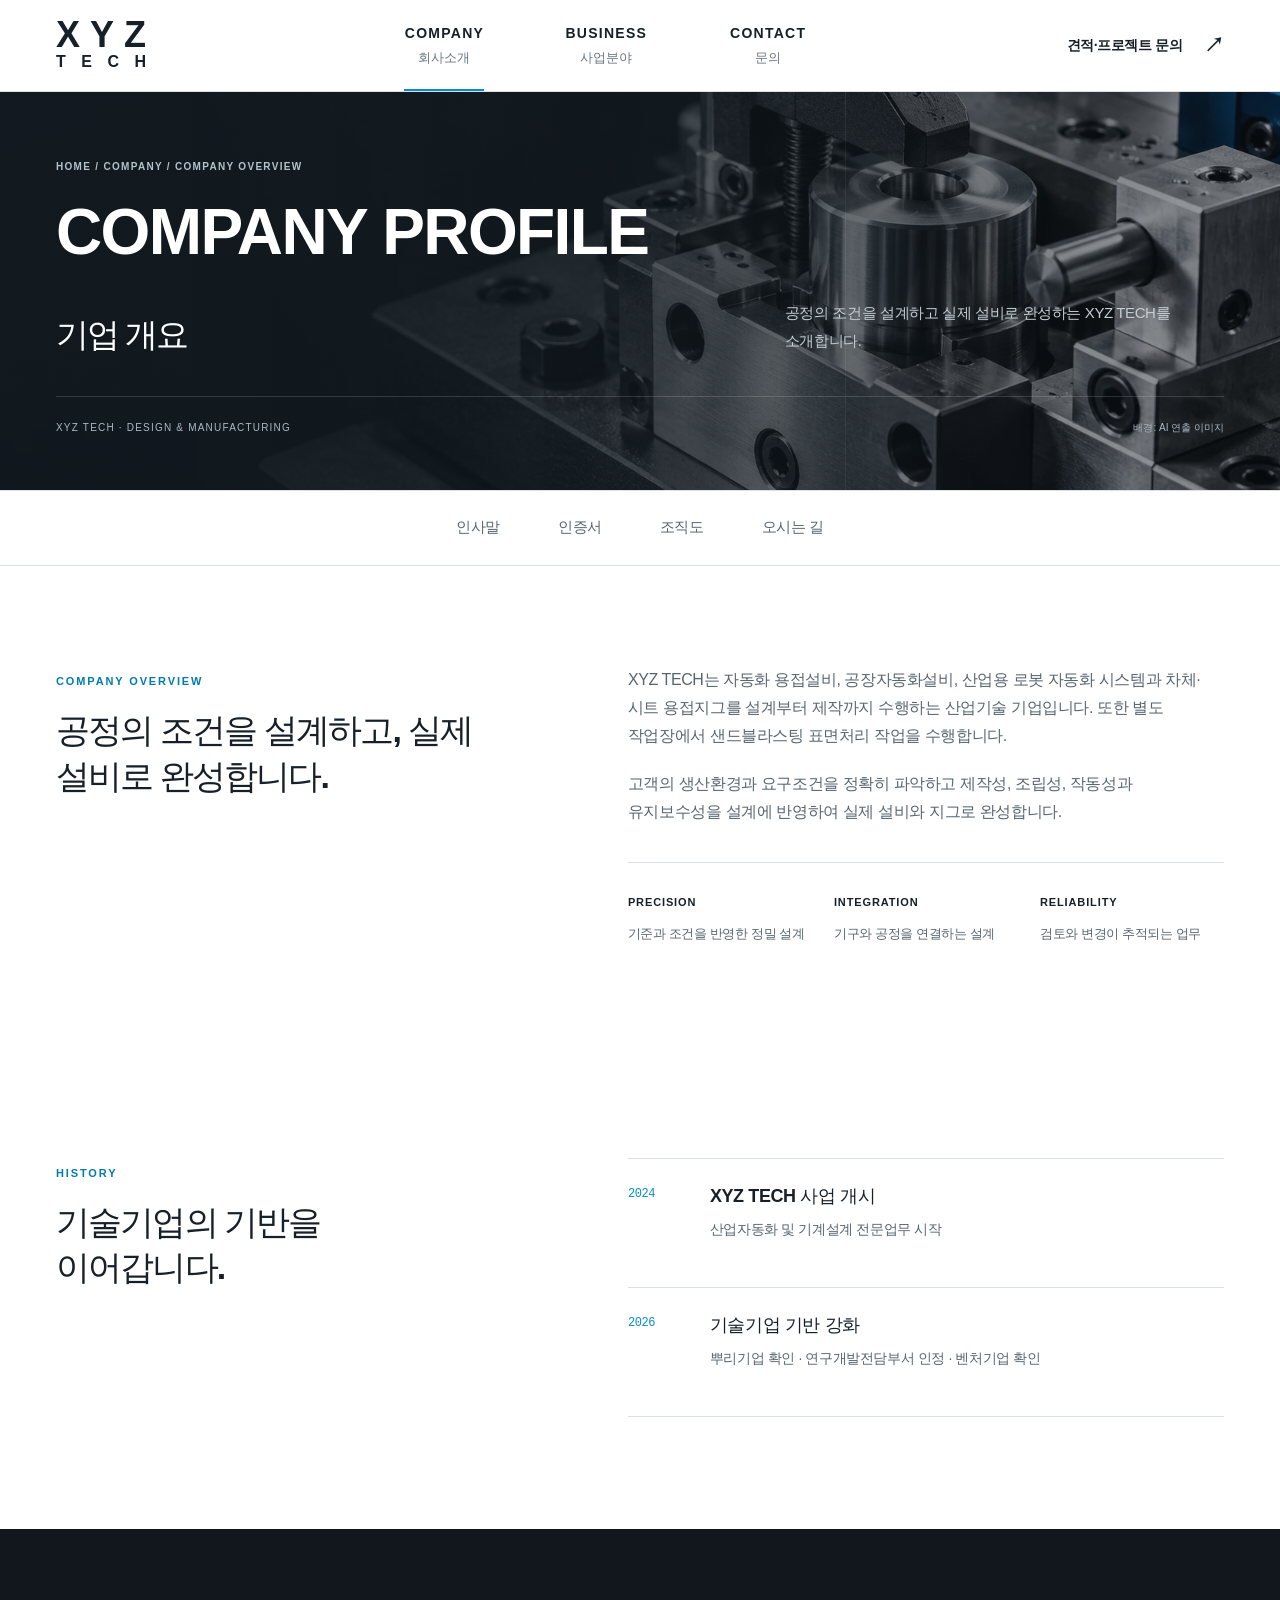
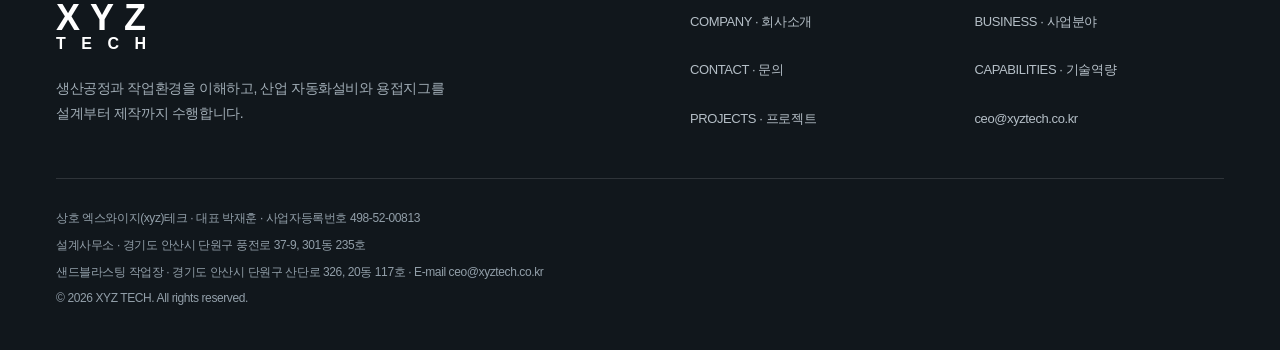
<file: company-profile.html>
<!doctype html>
<html lang="ko">
<head>
  <meta charset="utf-8"><meta name="viewport" content="width=device-width, initial-scale=1">
  <title>기업 개요 | XYZ TECH</title>
  <meta name="description" content="공정의 조건을 설계하고 실제 설비로 완성하는 XYZ TECH를 소개합니다.">
  <meta name="theme-color" content="#071522"><link rel="canonical" href="https://xyztech.co.kr/company-profile.html"><link rel="icon" href="assets/favicon.svg?v=20260907-39" type="image/svg+xml"><link rel="stylesheet" href="assets/styles.css?v=20260907-39">
  <meta property="og:type" content="website">
  <meta property="og:site_name" content="XYZ TECH">
  <meta property="og:title" content="기업 개요 | XYZ TECH">
  <meta property="og:description" content="공정의 조건을 설계하고 실제 설비로 완성하는 XYZ TECH를 소개합니다.">
  <meta property="og:image" content="https://xyztech0.github.io/xyztech.co.kr/assets/images/xyz-tech-share-v42.png">
  <meta property="og:image:width" content="1672">
  <meta property="og:image:height" content="941">
  <meta property="og:image:alt" content="흰 배경의 검정 XYZ TECH 회사 로고">
  <meta property="og:locale" content="ko_KR">
</head>
<body data-page="company" data-view="company-profile">
  <div data-site-header></div>
  <main id="main">
<section class="page-hero"><div class="container page-hero-inner"><span class="breadcrumb">HOME / COMPANY / COMPANY OVERVIEW</span><span class="masthead-label">COMPANY PROFILE</span><h1>기업 개요</h1><p>공정의 조건을 설계하고 실제 설비로 완성하는 XYZ TECH를 소개합니다.</p><div class="masthead-meta"><span>XYZ TECH · DESIGN &amp; MANUFACTURING</span><small>배경: AI 연출 이미지</small></div></div></section>
<nav class="detail-nav" aria-label="회사소개 하위 메뉴"><div class="container detail-nav-inner"><a href="company.html">인사말</a><a href="certifications.html">인증서</a><a href="organization.html">조직도</a><a href="location.html">오시는 길</a></div></nav>
<section class="section" id="overview"><div class="container company-intro reveal">
      <div><span class="section-kicker">Company Overview</span><h2>공정의 조건을 설계하고, 실제 설비로 완성합니다.</h2></div>
      <div class="company-copy"><p>XYZ TECH는 자동화 용접설비, 공장자동화설비, 산업용 로봇 자동화 시스템과 차체·시트 용접지그를 설계부터 제작까지 수행하는 산업기술 기업입니다. 또한 별도 작업장에서 샌드블라스팅 표면처리 작업을 수행합니다.</p><p>고객의 생산환경과 요구조건을 정확히 파악하고 제작성, 조립성, 작동성과 유지보수성을 설계에 반영하여 실제 설비와 지그로 완성합니다.</p>
        <div class="value-row"><div class="value"><strong>PRECISION</strong><span>기준과 조건을 반영한 정밀 설계</span></div><div class="value"><strong>INTEGRATION</strong><span>기구와 공정을 연결하는 설계</span></div><div class="value"><strong>RELIABILITY</strong><span>검토와 변경이 추적되는 업무</span></div></div>
      </div>
    </div></section><section class="section"><div class="container company-intro reveal"><div><span class="section-kicker">History</span><h2 class="section-title">기술기업의 기반을<br>이어갑니다.</h2></div><div class="company-copy"><div class="capability-list" style="border-color:var(--line)"><div class="capability-item" style="border-color:var(--line)"><span class="num">2024</span><div><h3>XYZ TECH 사업 개시</h3><p>산업자동화 및 기계설계 전문업무 시작</p></div></div><div class="capability-item" style="border-color:var(--line)"><span class="num">2026</span><div><h3>기술기업 기반 강화</h3><p>뿌리기업 확인 · 연구개발전담부서 인정 · 벤처기업 확인</p></div></div></div></div></div></section>
</main>
  <div data-site-footer></div><script src="assets/main.js?v=20260907-39"></script>
</body>
</html>
</file>
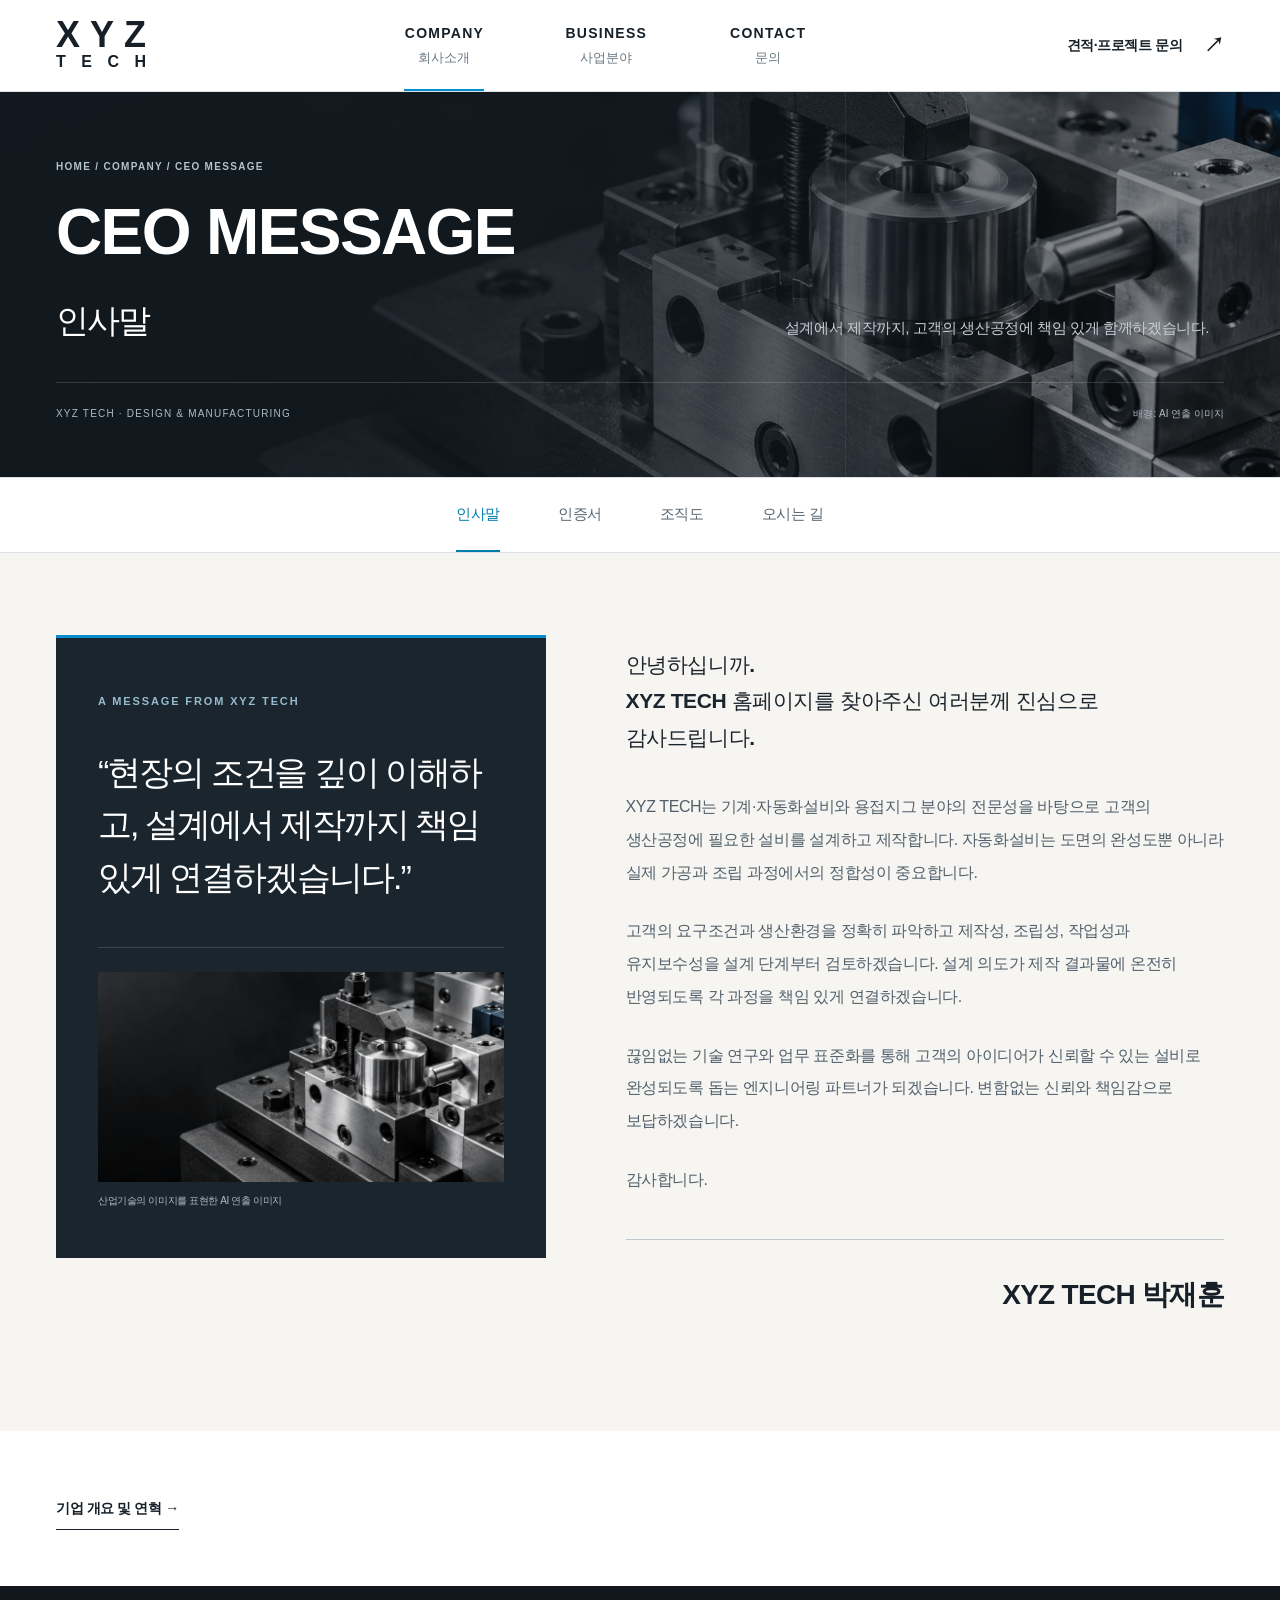
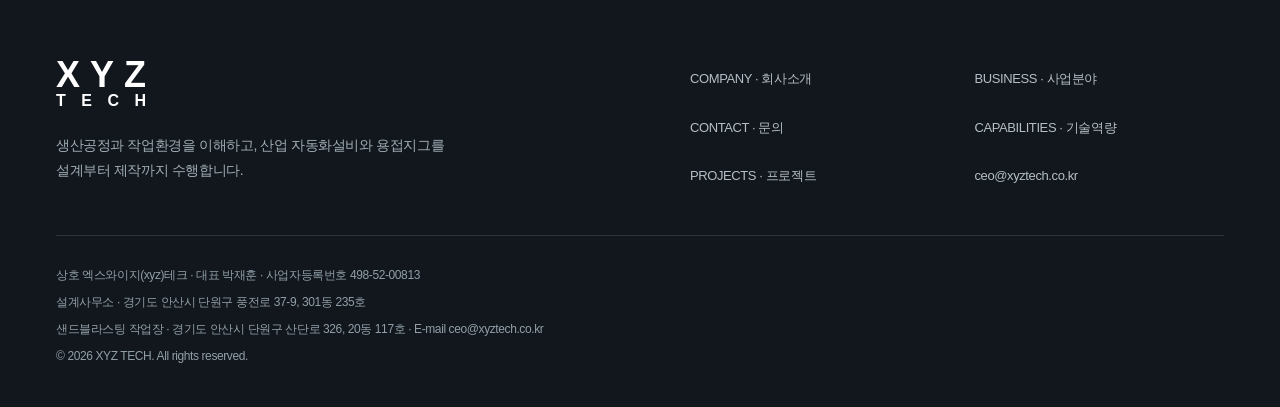
<file: company.html>
<!doctype html>
<html lang="ko">
<head>
  <meta charset="utf-8"><meta name="viewport" content="width=device-width, initial-scale=1">
  <title>인사말 | XYZ TECH</title>
  <meta name="description" content="설계에서 제작까지, 고객의 생산공정에 책임 있게 함께하겠습니다.">
  <meta name="theme-color" content="#071522"><link rel="canonical" href="https://xyztech.co.kr/company.html"><link rel="icon" href="assets/favicon.svg?v=20260907-39" type="image/svg+xml"><link rel="stylesheet" href="assets/styles.css?v=20260907-39">
  <meta property="og:type" content="website">
  <meta property="og:site_name" content="XYZ TECH">
  <meta property="og:title" content="인사말 | XYZ TECH">
  <meta property="og:description" content="설계에서 제작까지, 고객의 생산공정에 책임 있게 함께하겠습니다.">
  <meta property="og:image" content="https://xyztech0.github.io/xyztech.co.kr/assets/images/xyz-tech-share-v42.png">
  <meta property="og:image:width" content="1672">
  <meta property="og:image:height" content="941">
  <meta property="og:image:alt" content="흰 배경의 검정 XYZ TECH 회사 로고">
  <meta property="og:locale" content="ko_KR">
</head>
<body data-page="company" data-view="company">
  <div data-site-header></div>
  <main id="main">
<section class="page-hero"><div class="container page-hero-inner"><span class="breadcrumb">HOME / COMPANY / CEO MESSAGE</span><span class="masthead-label">CEO MESSAGE</span><h1>인사말</h1><p>설계에서 제작까지, 고객의 생산공정에 책임 있게 함께하겠습니다.</p><div class="masthead-meta"><span>XYZ TECH · DESIGN &amp; MANUFACTURING</span><small>배경: AI 연출 이미지</small></div></div></section>
<nav class="detail-nav" aria-label="회사소개 하위 메뉴"><div class="container detail-nav-inner"><a href="company.html" aria-current="page">인사말</a><a href="certifications.html">인증서</a><a href="organization.html">조직도</a><a href="location.html">오시는 길</a></div></nav>
<section class="section section-dark" id="greeting"><div class="container message-block message-editorial reveal">
      <div class="message-statement"><span class="section-kicker">A MESSAGE FROM XYZ TECH</span><blockquote class="message-quote">“현장의 조건을 깊이 이해하고, 설계에서 제작까지 책임 있게 연결하겠습니다.”</blockquote><figure class="message-visual"><img src="assets/images/engineering-hero.webp" alt="금속 부품의 질감을 표현한 산업 이미지" width="1672" height="941" loading="lazy"><figcaption>산업기술의 이미지를 표현한 AI 연출 이미지</figcaption></figure></div>
      <div class="message-body"><p>안녕하십니까.<br>XYZ TECH 홈페이지를 찾아주신 여러분께 진심으로 감사드립니다.</p><p>XYZ TECH는 기계·자동화설비와 용접지그 분야의 전문성을 바탕으로 고객의 생산공정에 필요한 설비를 설계하고 제작합니다. 자동화설비는 도면의 완성도뿐 아니라 실제 가공과 조립 과정에서의 정합성이 중요합니다.</p><p>고객의 요구조건과 생산환경을 정확히 파악하고 제작성, 조립성, 작업성과 유지보수성을 설계 단계부터 검토하겠습니다. 설계 의도가 제작 결과물에 온전히 반영되도록 각 과정을 책임 있게 연결하겠습니다.</p><p>끊임없는 기술 연구와 업무 표준화를 통해 고객의 아이디어가 신뢰할 수 있는 설비로 완성되도록 돕는 엔지니어링 파트너가 되겠습니다. 변함없는 신뢰와 책임감으로 보답하겠습니다.</p><p>감사합니다.</p><div class="message-sign"><strong class="ceo-signature">XYZ TECH 박재훈</strong></div></div>
    </div></section>
<div class="container related-service"><a class="text-link" href="company-profile.html">기업 개요 및 연혁 →</a></div></main>
  <div data-site-footer></div><script src="assets/main.js?v=20260907-39"></script>
</body>
</html>
</file>
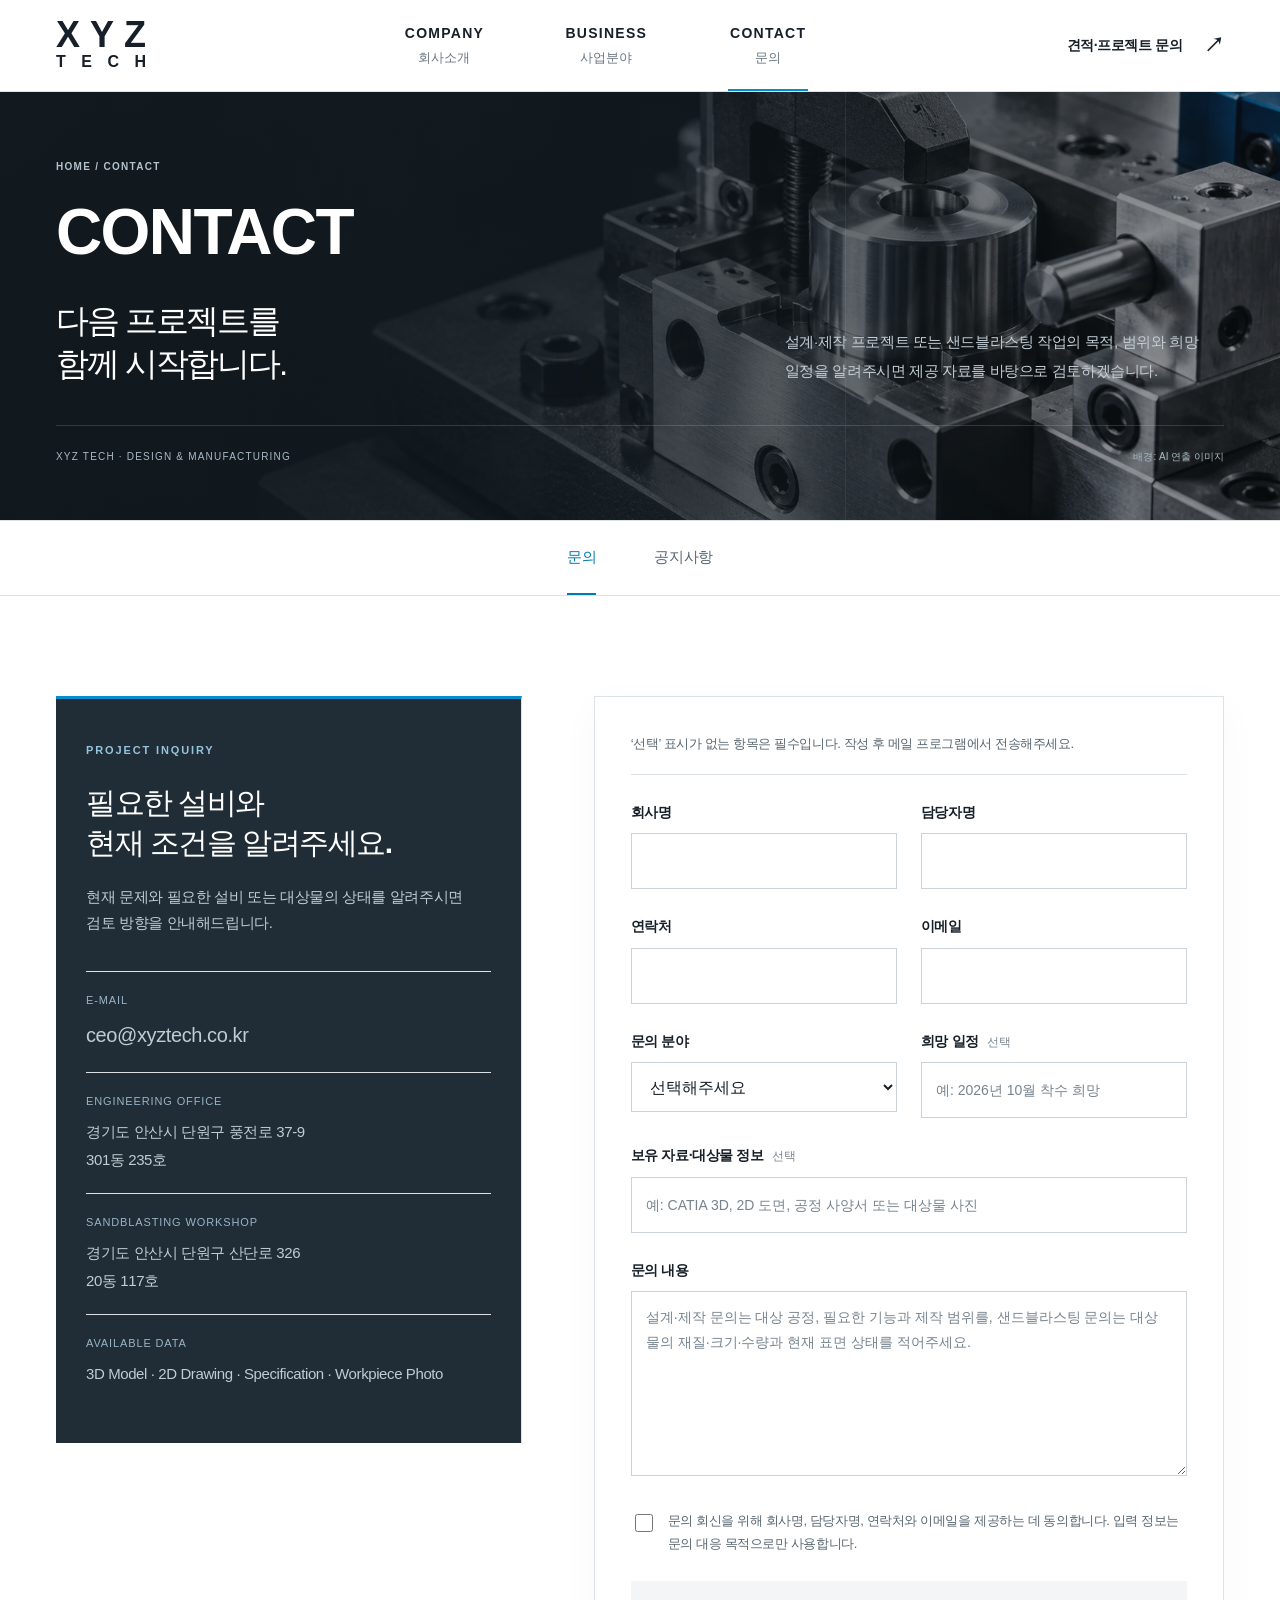
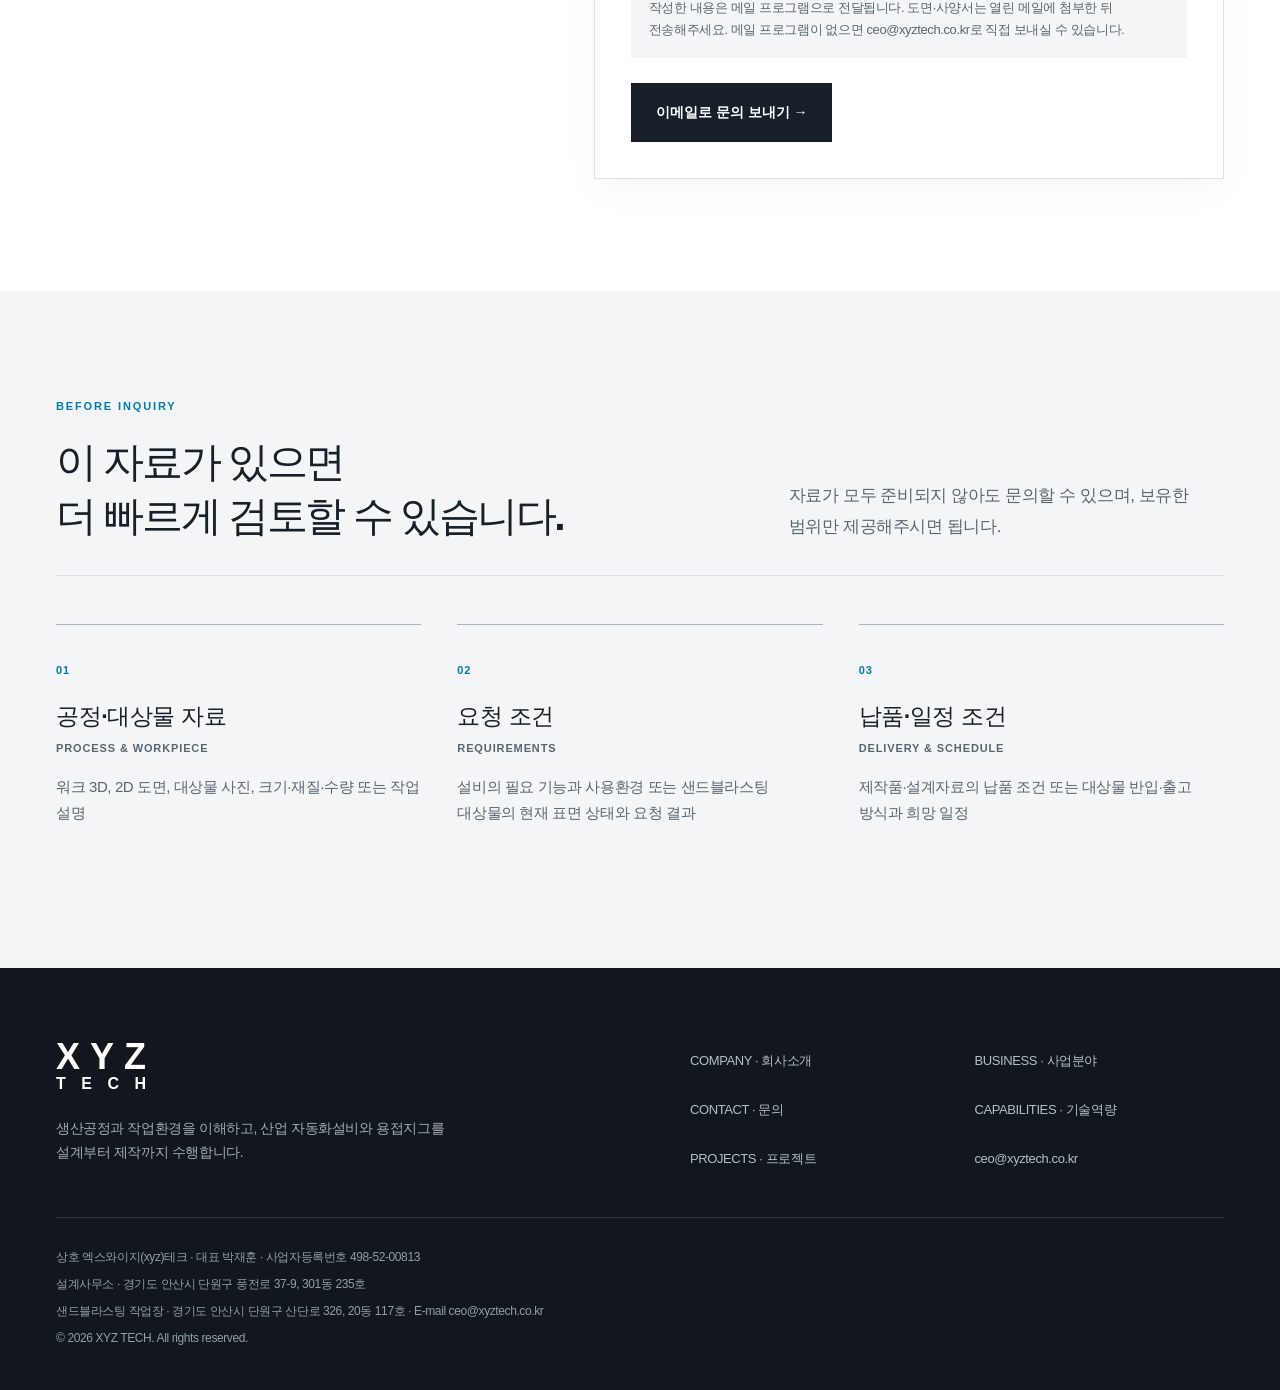
<file: contact.html>
<!doctype html>
<html lang="ko">
<head>
  <meta charset="utf-8"><meta name="viewport" content="width=device-width, initial-scale=1">
  <title>견적·프로젝트 문의 | XYZ TECH</title>
  <meta name="description" content="자동화설비, 용접지그, 산업용 로봇 자동화 시스템의 설계·제작과 샌드블라스팅 작업을 XYZ TECH에 문의하세요.">
  <meta name="theme-color" content="#071522"><link rel="canonical" href="https://xyztech.co.kr/contact.html"><link rel="icon" href="assets/favicon.svg?v=20260907-39" type="image/svg+xml"><link rel="stylesheet" href="assets/styles.css?v=20260907-39">
  <meta property="og:type" content="website">
  <meta property="og:site_name" content="XYZ TECH">
  <meta property="og:title" content="견적·프로젝트 문의 | XYZ TECH">
  <meta property="og:description" content="자동화설비, 용접지그, 산업용 로봇 자동화 시스템의 설계·제작과 샌드블라스팅 작업을 XYZ TECH에 문의하세요.">
  <meta property="og:image" content="https://xyztech0.github.io/xyztech.co.kr/assets/images/xyz-tech-share-v42.png">
  <meta property="og:image:width" content="1672">
  <meta property="og:image:height" content="941">
  <meta property="og:image:alt" content="흰 배경의 검정 XYZ TECH 회사 로고">
  <meta property="og:locale" content="ko_KR">
</head>
<body data-page="contact" data-view="contact">
  <div data-site-header></div>
  <main id="main">
    <section class="page-hero"><div class="container page-hero-inner"><span class="breadcrumb">HOME / CONTACT</span><span class="masthead-label">CONTACT</span><h1>다음 프로젝트를<br>함께 시작합니다.</h1><p>설계·제작 프로젝트 또는 샌드블라스팅 작업의 목적, 범위와 희망 일정을 알려주시면 제공 자료를 바탕으로 검토하겠습니다.</p><div class="masthead-meta"><span>XYZ TECH · DESIGN &amp; MANUFACTURING</span><small>배경: AI 연출 이미지</small></div></div></section>
<nav class="detail-nav" aria-label="문의 하위 메뉴"><div class="container detail-nav-inner"><a href="contact.html" aria-current="page">문의</a><a href="notices.html">공지사항</a></div></nav>
    <section class="section" id="inquiry"><div class="container contact-layout">
      <aside class="contact-panel reveal"><span class="section-kicker">PROJECT INQUIRY</span><h2>필요한 설비와<br>현재 조건을 알려주세요.</h2><p>현재 문제와 필요한 설비 또는 대상물의 상태를 알려주시면 검토 방향을 안내해드립니다.</p><ul class="contact-list"><li><small>E-MAIL</small><a href="mailto:ceo@xyztech.co.kr">ceo@xyztech.co.kr</a></li><li><small>ENGINEERING OFFICE</small><span>경기도 안산시 단원구 풍전로 37-9<br>301동 235호</span></li><li><small>SANDBLASTING WORKSHOP</small><span>경기도 안산시 단원구 산단로 326<br>20동 117호</span></li><li><small>AVAILABLE DATA</small><span>3D Model · 2D Drawing · Specification · Workpiece Photo</span></li></ul></aside>
      <form class="form-grid reveal" id="inquiry-form"><p class="form-intro">‘선택’ 표시가 없는 항목은 필수입니다. 작성 후 메일 프로그램에서 전송해주세요.</p>
        <div class="field"><label for="company">회사명</label><input id="company" name="company" autocomplete="organization" required></div>
        <div class="field"><label for="name">담당자명</label><input id="name" name="name" autocomplete="name" required></div>
        <div class="field"><label for="phone">연락처</label><input id="phone" name="phone" type="tel" autocomplete="tel" required></div>
        <div class="field"><label for="email">이메일</label><input id="email" name="email" type="email" autocomplete="email" required></div>
        <div class="field"><label for="service">문의 분야</label><select id="service" name="service" required><option value="">선택해주세요</option><option>기계설계·제작</option><option>자동화 용접설비 설계·제작</option><option>공장자동화 설비 설계·제작</option><option>산업용 로봇 자동화 시스템</option><option>지그 설계·제작</option><option>샌드블라스팅 작업</option><option>기타 문의</option></select></div>
        <div class="field"><label for="schedule">희망 일정 <span class="optional">선택</span></label><input id="schedule" name="schedule" placeholder="예: 2026년 10월 착수 희망"></div>
        <div class="field full"><label for="data">보유 자료·대상물 정보 <span class="optional">선택</span></label><input id="data" name="data" placeholder="예: CATIA 3D, 2D 도면, 공정 사양서 또는 대상물 사진"></div>
        <div class="field full"><label for="message">문의 내용</label><textarea id="message" name="message" required placeholder="설계·제작 문의는 대상 공정, 필요한 기능과 제작 범위를, 샌드블라스팅 문의는 대상물의 재질·크기·수량과 현재 표면 상태를 적어주세요."></textarea></div>
        <label class="privacy-check"><input type="checkbox" required><span>문의 회신을 위해 회사명, 담당자명, 연락처와 이메일을 제공하는 데 동의합니다. 입력 정보는 문의 대응 목적으로만 사용합니다.</span></label>
        <p class="form-note">작성한 내용은 메일 프로그램으로 전달됩니다. 도면·사양서는 열린 메일에 첨부한 뒤 전송해주세요. 메일 프로그램이 없으면 ceo@xyztech.co.kr로 직접 보내실 수 있습니다.</p>
        <div class="form-status" aria-live="polite"></div>
        <div class="field full"><button class="button button-dark" type="submit">이메일로 문의 보내기 →</button></div>
      </form>
    </div></section>
    <section class="section section-soft"><div class="container"><div class="section-head reveal"><div><span class="section-kicker">Before Inquiry</span><h2 class="section-title">이 자료가 있으면<br>더 빠르게 검토할 수 있습니다.</h2></div><p class="section-lead">자료가 모두 준비되지 않아도 문의할 수 있으며, 보유한 범위만 제공해주시면 됩니다.</p></div><div class="service-grid reveal"><div class="service-card"><span class="card-no">01</span><h3>공정·대상물 자료<small>PROCESS &amp; WORKPIECE</small></h3><p>워크 3D, 2D 도면, 대상물 사진, 크기·재질·수량 또는 작업 설명</p></div><div class="service-card"><span class="card-no">02</span><h3>요청 조건<small>REQUIREMENTS</small></h3><p>설비의 필요 기능과 사용환경 또는 샌드블라스팅 대상물의 현재 표면 상태와 요청 결과</p></div><div class="service-card"><span class="card-no">03</span><h3>납품·일정 조건<small>DELIVERY &amp; SCHEDULE</small></h3><p>제작품·설계자료의 납품 조건 또는 대상물 반입·출고 방식과 희망 일정</p></div></div></div></section>
  </main>
  <div data-site-footer></div><script src="assets/main.js?v=20260907-39"></script>
</body>
</html>
</file>
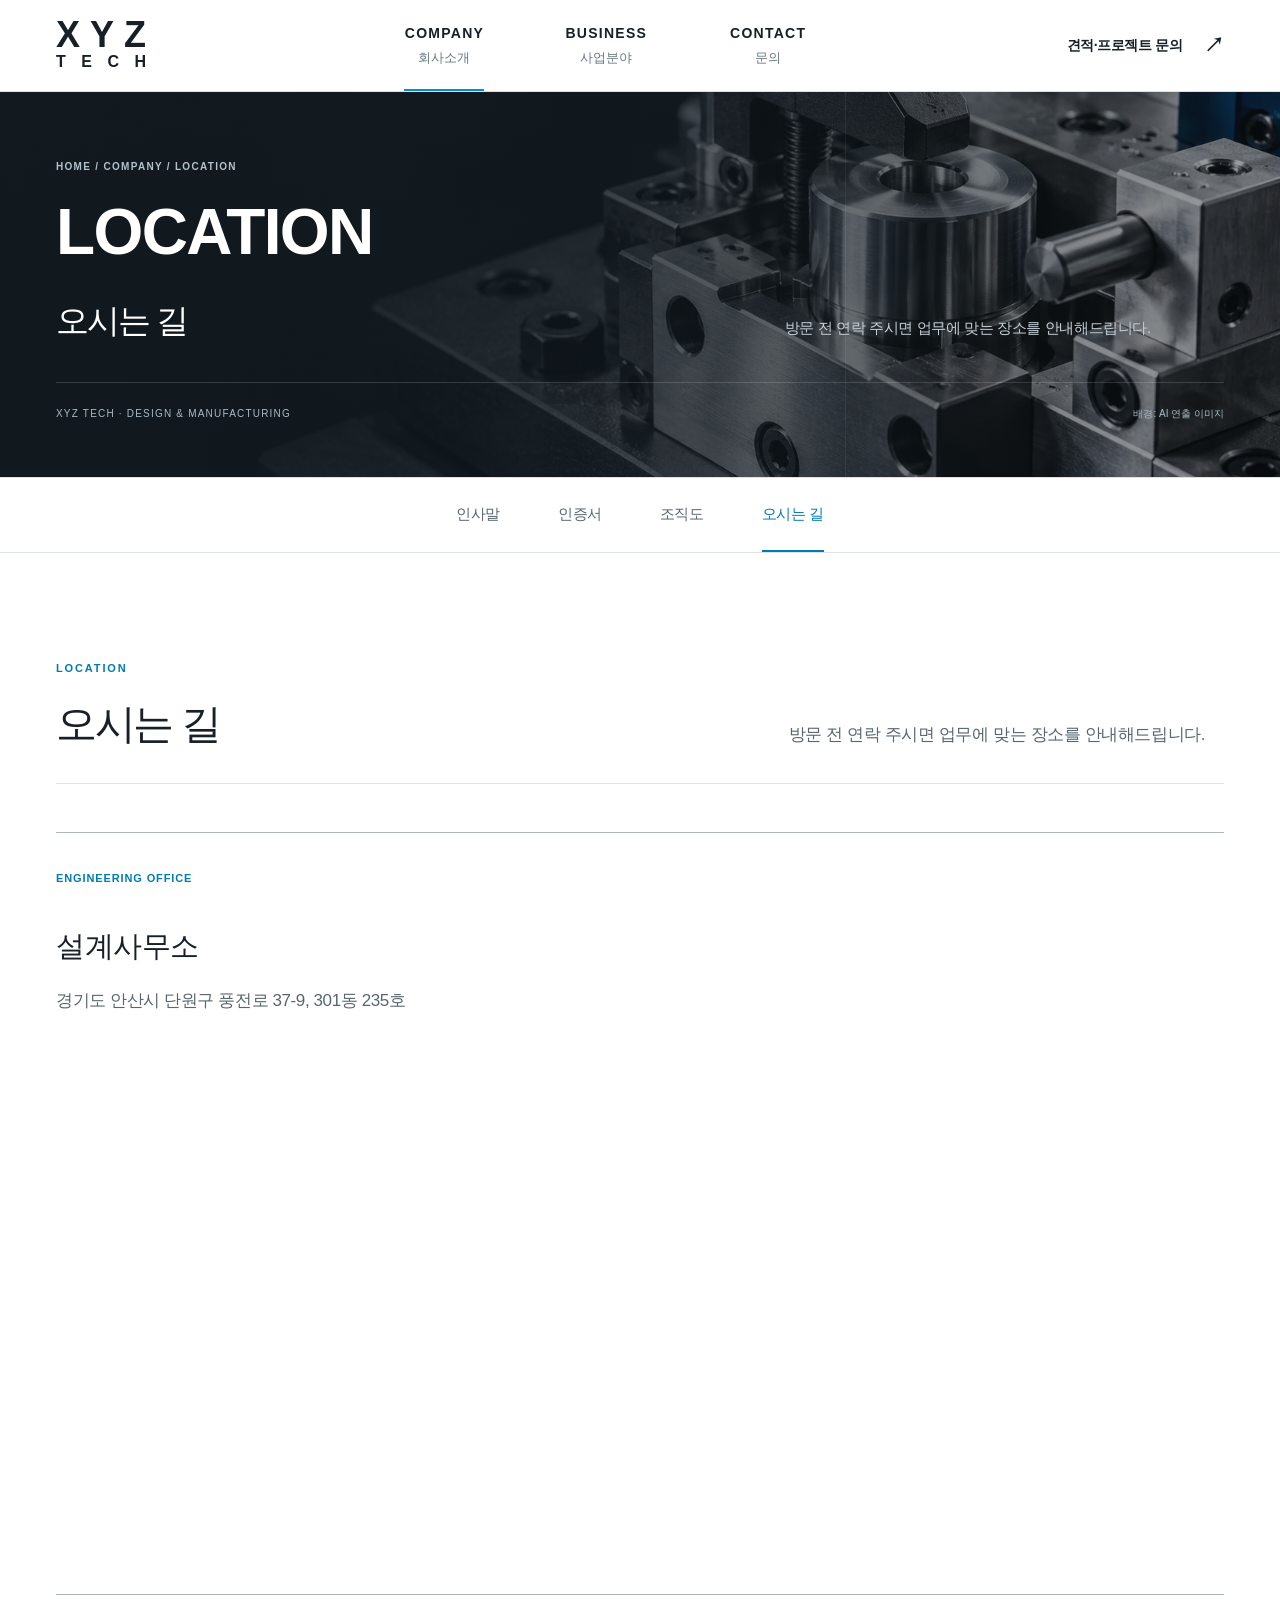
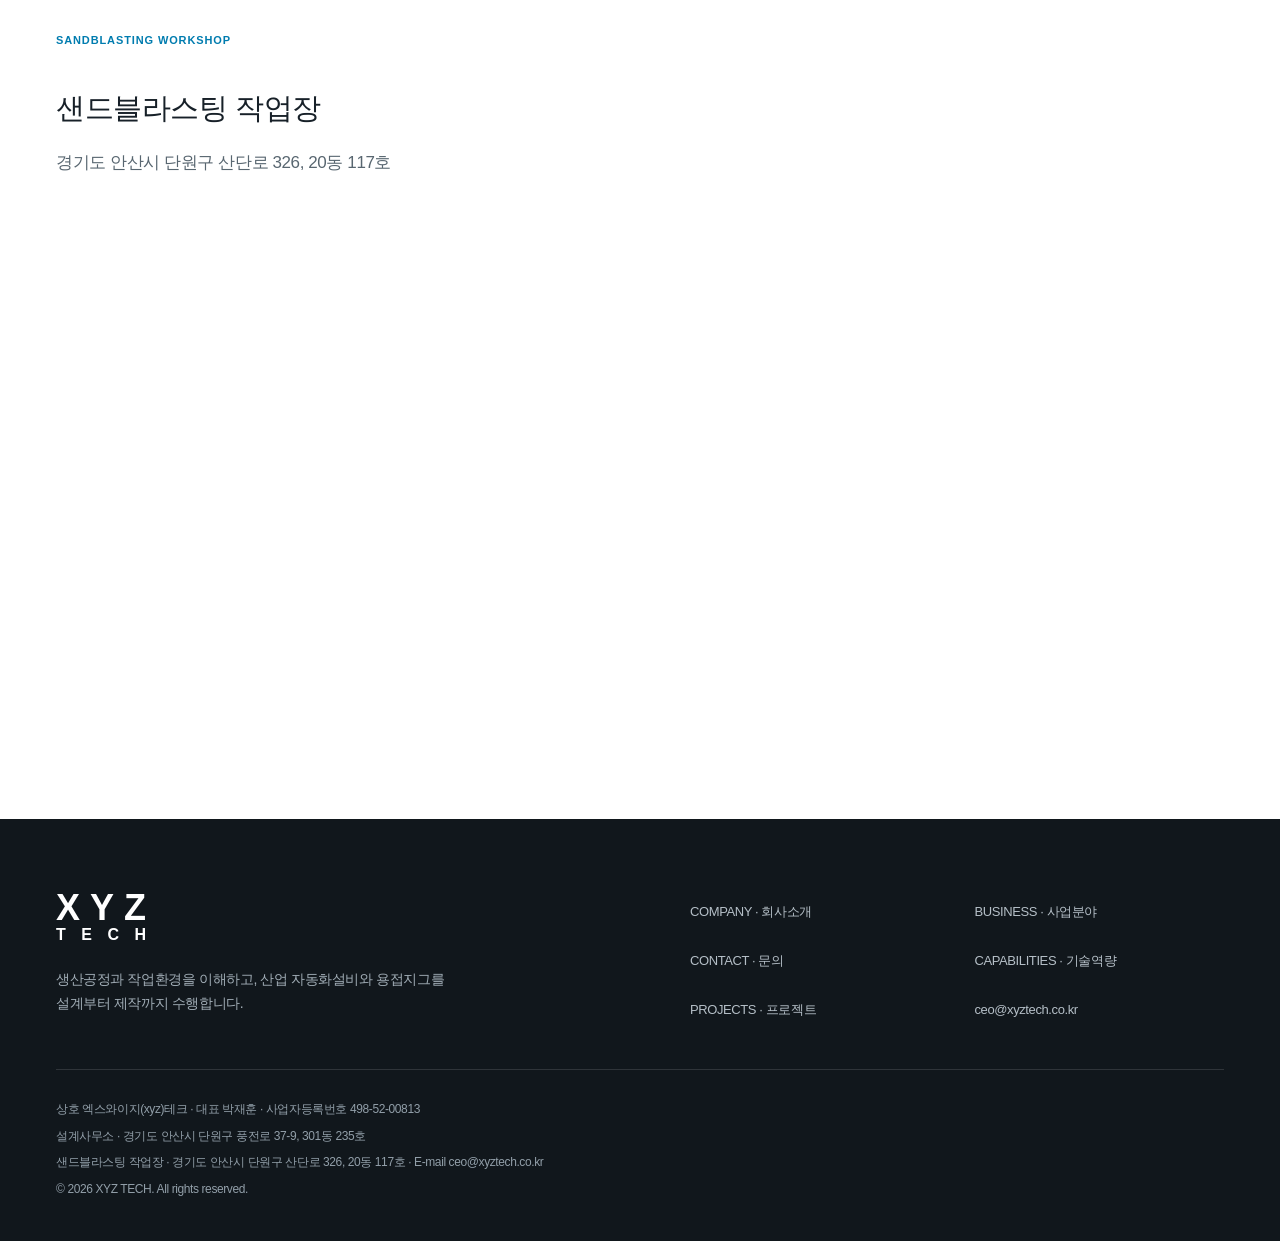
<file: location.html>
<!doctype html>
<html lang="ko">
<head>
  <meta charset="utf-8"><meta name="viewport" content="width=device-width, initial-scale=1">
  <title>오시는 길 | XYZ TECH</title>
  <meta name="description" content="방문 전 연락 주시면 업무에 맞는 장소를 안내해드립니다.">
  <meta name="theme-color" content="#071522"><link rel="canonical" href="https://xyztech.co.kr/location.html"><link rel="icon" href="assets/favicon.svg?v=20260907-39" type="image/svg+xml"><link rel="stylesheet" href="assets/styles.css?v=20260907-39">
  <meta property="og:type" content="website">
  <meta property="og:site_name" content="XYZ TECH">
  <meta property="og:title" content="오시는 길 | XYZ TECH">
  <meta property="og:description" content="방문 전 연락 주시면 업무에 맞는 장소를 안내해드립니다.">
  <meta property="og:image" content="https://xyztech0.github.io/xyztech.co.kr/assets/images/xyz-tech-share-v42.png">
  <meta property="og:image:width" content="1672">
  <meta property="og:image:height" content="941">
  <meta property="og:image:alt" content="흰 배경의 검정 XYZ TECH 회사 로고">
  <meta property="og:locale" content="ko_KR">
</head>
<body data-page="company" data-view="location">
  <div data-site-header></div>
  <main id="main">
<section class="page-hero"><div class="container page-hero-inner"><span class="breadcrumb">HOME / COMPANY / LOCATION</span><span class="masthead-label">LOCATION</span><h1>오시는 길</h1><p>방문 전 연락 주시면 업무에 맞는 장소를 안내해드립니다.</p><div class="masthead-meta"><span>XYZ TECH · DESIGN &amp; MANUFACTURING</span><small>배경: AI 연출 이미지</small></div></div></section>
<nav class="detail-nav" aria-label="회사소개 하위 메뉴"><div class="container detail-nav-inner"><a href="company.html">인사말</a><a href="certifications.html">인증서</a><a href="organization.html">조직도</a><a href="location.html" aria-current="page">오시는 길</a></div></nav>
<section class="section section-soft" id="location"><div class="container"><div class="section-head reveal"><div><span class="section-kicker">Location</span><h2 class="section-title">오시는 길</h2></div><p class="section-lead">방문 전 연락 주시면 업무에 맞는 장소를 안내해드립니다.</p></div><article aria-labelledby="location-title-0" style="">
<div class="service-card"><span class="card-no">ENGINEERING OFFICE</span><h3 id="location-title-0">설계사무소</h3><p>경기도 안산시 단원구 풍전로 37-9, 301동 235호</p></div>
<iframe title="XYZ TECH 설계사무소 위치 지도" src="https://www.google.com/maps/embed?pb=!1m3!2m1!1z6rK96riw64-EIOyViOyCsOyLnCDri6jsm5Dqtawg7ZKN7KCE66GcIDM3LTksIDMwMeuPmQ!5e0!3m2!1sko!2skr!4v1788826909384!5m2!1sko!2skr" width="600" height="450" style="display:block;width:100%;height:clamp(320px,50vw,500px);border:0;" allowfullscreen loading="lazy" referrerpolicy="strict-origin-when-cross-origin"></iframe>
</article>
<article aria-labelledby="location-title-1" style="margin-top:48px;">
<div class="service-card"><span class="card-no">SANDBLASTING WORKSHOP</span><h3 id="location-title-1">샌드블라스팅 작업장</h3><p>경기도 안산시 단원구 산단로 326, 20동 117호</p></div>
<iframe title="XYZ TECH 샌드블라스팅 작업장 위치 지도" src="https://www.google.com/maps/embed?pb=!1m3!2m1!1z6rK96riw64-EIOyViOyCsOyLnCDri6jsm5Dqtawg7IKw64uo66GcIDMyNiwgMjDrj5kgMTE37Zi4!5e0!3m2!1sko!2skr!4v1788827010749!5m2!1sko!2skr" width="600" height="450" style="display:block;width:100%;height:clamp(320px,50vw,500px);border:0;" allowfullscreen loading="lazy" referrerpolicy="strict-origin-when-cross-origin"></iframe>
</article></div></section>
</main>
  <div data-site-footer></div><script src="assets/main.js?v=20260907-39"></script>
</body>
</html>
</file>
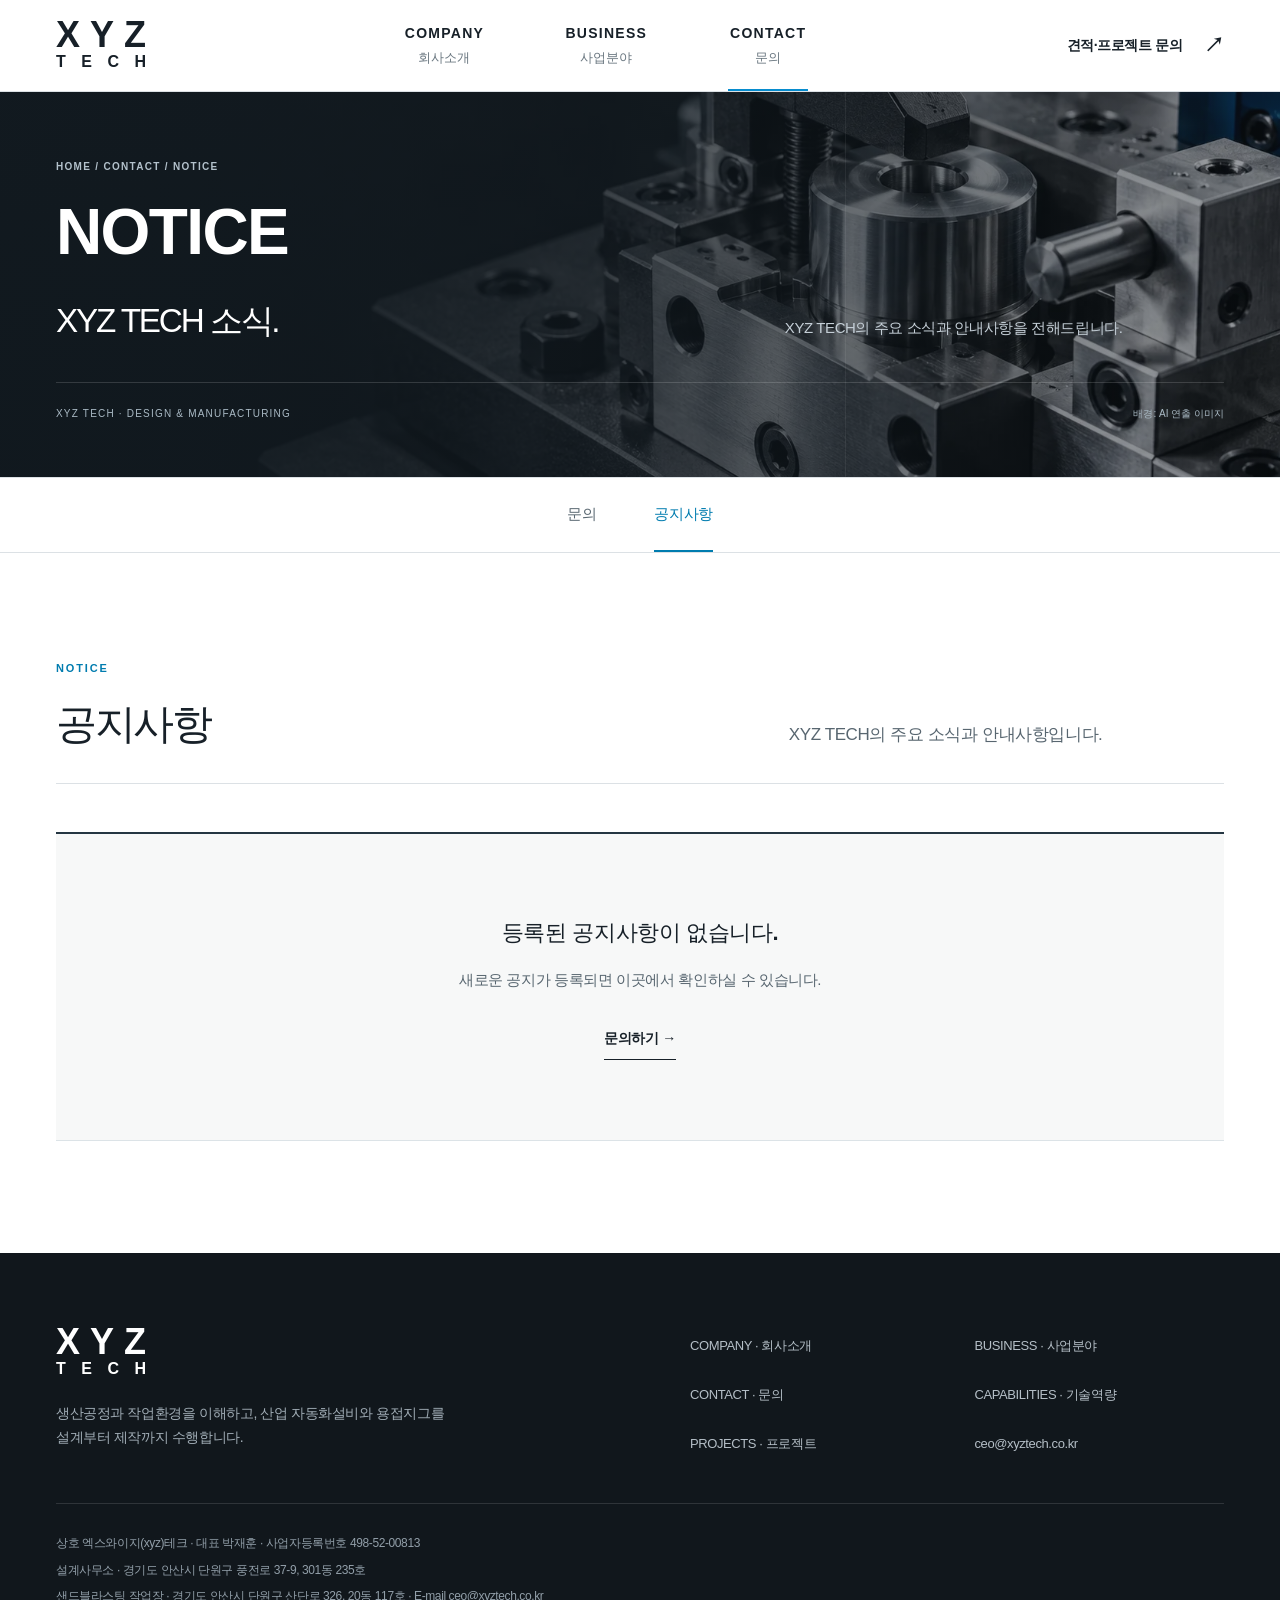
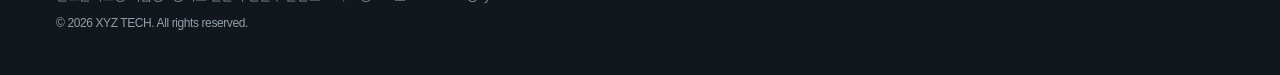
<file: notices.html>
<!doctype html>
<html lang="ko">
<head>
  <meta charset="utf-8">
  <meta name="viewport" content="width=device-width, initial-scale=1">
  <title>공지사항 | XYZ TECH</title>
  <meta name="description" content="XYZ TECH의 공지사항을 확인할 수 있습니다.">
  <meta name="theme-color" content="#071522">
  <link rel="canonical" href="https://xyztech.co.kr/notices.html">
  <link rel="icon" href="assets/favicon.svg?v=20260907-39" type="image/svg+xml">
  <link rel="stylesheet" href="assets/styles.css?v=20260907-39">
  <meta property="og:type" content="website">
  <meta property="og:site_name" content="XYZ TECH">
  <meta property="og:title" content="공지사항 | XYZ TECH">
  <meta property="og:description" content="XYZ TECH의 공지사항을 확인할 수 있습니다.">
  <meta property="og:image" content="https://xyztech0.github.io/xyztech.co.kr/assets/images/xyz-tech-share-v42.png">
  <meta property="og:image:width" content="1672">
  <meta property="og:image:height" content="941">
  <meta property="og:image:alt" content="흰 배경의 검정 XYZ TECH 회사 로고">
  <meta property="og:locale" content="ko_KR">
</head>
<body data-page="notices" data-view="notices">
  <div data-site-header></div>
  <main id="main">
    <section class="page-hero"><div class="container page-hero-inner"><span class="breadcrumb">HOME / CONTACT / NOTICE</span><span class="masthead-label">NOTICE</span><h1>XYZ TECH 소식.</h1><p>XYZ TECH의 주요 소식과 안내사항을 전해드립니다.</p><div class="masthead-meta"><span>XYZ TECH · DESIGN &amp; MANUFACTURING</span><small>배경: AI 연출 이미지</small></div></div></section>
<nav class="detail-nav" aria-label="문의 하위 메뉴"><div class="container detail-nav-inner"><a href="contact.html">문의</a><a href="notices.html" aria-current="page">공지사항</a></div></nav>
    <section class="section"><div class="container"><div class="section-head reveal"><div><span class="section-kicker">Notice</span><h2 class="section-title">공지사항</h2></div><p class="section-lead">XYZ TECH의 주요 소식과 안내사항입니다.</p></div><div class="empty-notice reveal"><strong>등록된 공지사항이 없습니다.</strong><p>새로운 공지가 등록되면 이곳에서 확인하실 수 있습니다.</p><a class="text-link" href="contact.html">문의하기 →</a></div></div></section>
  </main>
  <div data-site-footer></div>
  <script src="assets/main.js?v=20260907-39"></script>
</body>
</html>
</file>
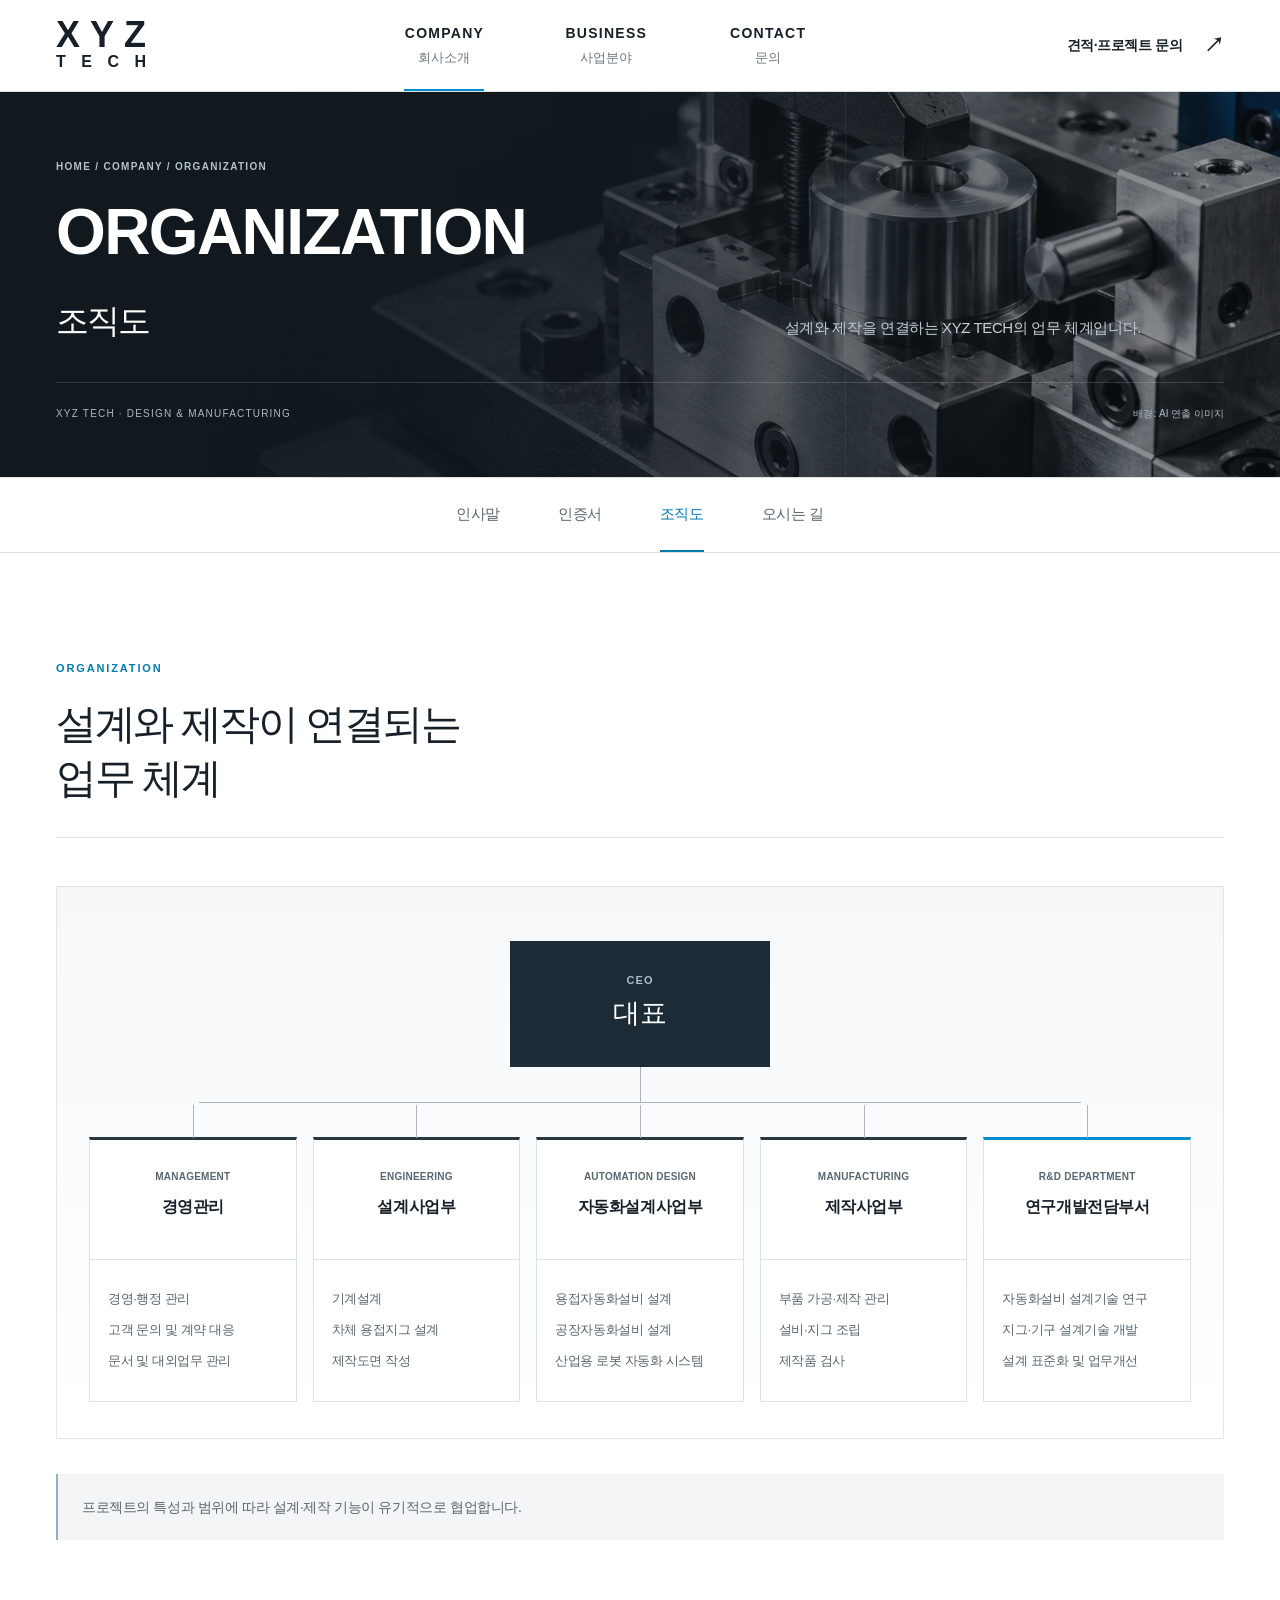
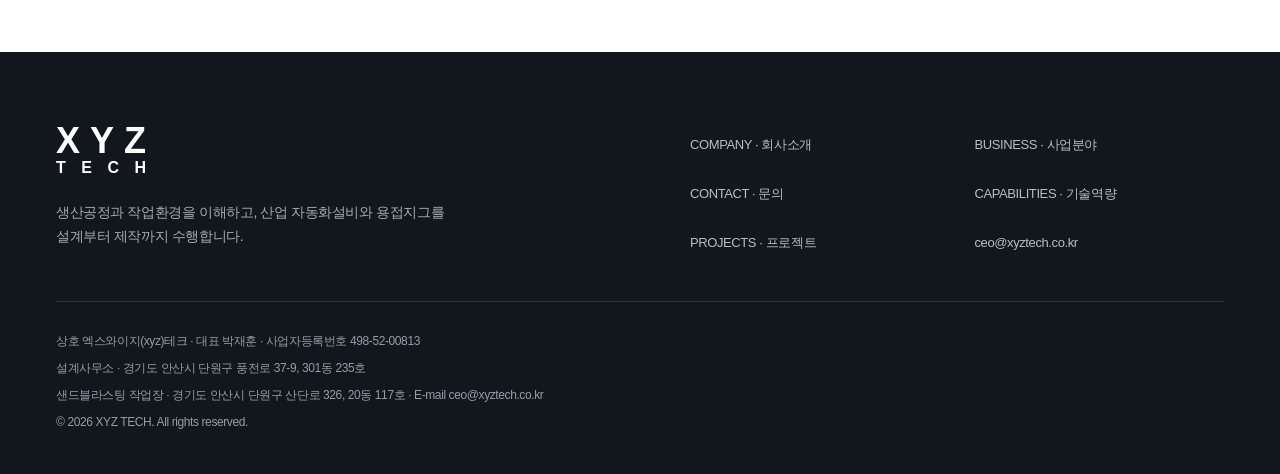
<file: organization.html>
<!doctype html>
<html lang="ko">
<head>
  <meta charset="utf-8"><meta name="viewport" content="width=device-width, initial-scale=1">
  <title>조직도 | XYZ TECH</title>
  <meta name="description" content="설계와 제작을 연결하는 XYZ TECH의 업무 체계입니다.">
  <meta name="theme-color" content="#071522"><link rel="canonical" href="https://xyztech.co.kr/organization.html"><link rel="icon" href="assets/favicon.svg?v=20260907-39" type="image/svg+xml"><link rel="stylesheet" href="assets/styles.css?v=20260907-39">
  <meta property="og:type" content="website">
  <meta property="og:site_name" content="XYZ TECH">
  <meta property="og:title" content="조직도 | XYZ TECH">
  <meta property="og:description" content="설계와 제작을 연결하는 XYZ TECH의 업무 체계입니다.">
  <meta property="og:image" content="https://xyztech0.github.io/xyztech.co.kr/assets/images/xyz-tech-share-v42.png">
  <meta property="og:image:width" content="1672">
  <meta property="og:image:height" content="941">
  <meta property="og:image:alt" content="흰 배경의 검정 XYZ TECH 회사 로고">
  <meta property="og:locale" content="ko_KR">
</head>
<body data-page="company" data-view="organization">
  <div data-site-header></div>
  <main id="main">
<section class="page-hero"><div class="container page-hero-inner"><span class="breadcrumb">HOME / COMPANY / ORGANIZATION</span><span class="masthead-label">ORGANIZATION</span><h1>조직도</h1><p>설계와 제작을 연결하는 XYZ TECH의 업무 체계입니다.</p><div class="masthead-meta"><span>XYZ TECH · DESIGN &amp; MANUFACTURING</span><small>배경: AI 연출 이미지</small></div></div></section>
<nav class="detail-nav" aria-label="회사소개 하위 메뉴"><div class="container detail-nav-inner"><a href="company.html">인사말</a><a href="certifications.html">인증서</a><a href="organization.html" aria-current="page">조직도</a><a href="location.html">오시는 길</a></div></nav>
<section class="section" id="organization"><div class="container">
      <div class="section-head section-head-single reveal"><div><span class="section-kicker">Organization</span><h2 class="section-title">설계와 제작이 연결되는<br>업무 체계</h2></div></div>
      <div class="org-chart reveal">
        <div class="org-ceo"><strong>CEO</strong><span>대표</span></div>
        <div class="org-grid">
          <section class="org-column"><div class="org-division"><strong>MANAGEMENT</strong><span>경영관리</span></div><ul class="org-functions"><li>경영·행정 관리</li><li>고객 문의 및 계약 대응</li><li>문서 및 대외업무 관리</li></ul></section>
          <section class="org-column"><div class="org-division"><strong>ENGINEERING</strong><span>설계사업부</span></div><ul class="org-functions"><li>기계설계</li><li>차체 용접지그 설계</li><li>제작도면 작성</li></ul></section>
          <section class="org-column"><div class="org-division"><strong>AUTOMATION DESIGN</strong><span>자동화설계사업부</span></div><ul class="org-functions"><li>용접자동화설비 설계</li><li>공장자동화설비 설계</li><li>산업용 로봇 자동화 시스템</li></ul></section>
          <section class="org-column"><div class="org-division"><strong>MANUFACTURING</strong><span>제작사업부</span></div><ul class="org-functions"><li>부품 가공·제작 관리</li><li>설비·지그 조립</li><li>제작품 검사</li></ul></section>
          <section class="org-column rnd"><div class="org-division"><strong>R&amp;D DEPARTMENT</strong><span>연구개발전담부서</span></div><ul class="org-functions"><li>자동화설비 설계기술 연구</li><li>지그·기구 설계기술 개발</li><li>설계 표준화 및 업무개선</li></ul></section>
        </div>
      </div>
      <p class="notice">프로젝트의 특성과 범위에 따라 설계·제작 기능이 유기적으로 협업합니다.</p>
    </div></section>
</main>
  <div data-site-footer></div><script src="assets/main.js?v=20260907-39"></script>
</body>
</html>
</file>
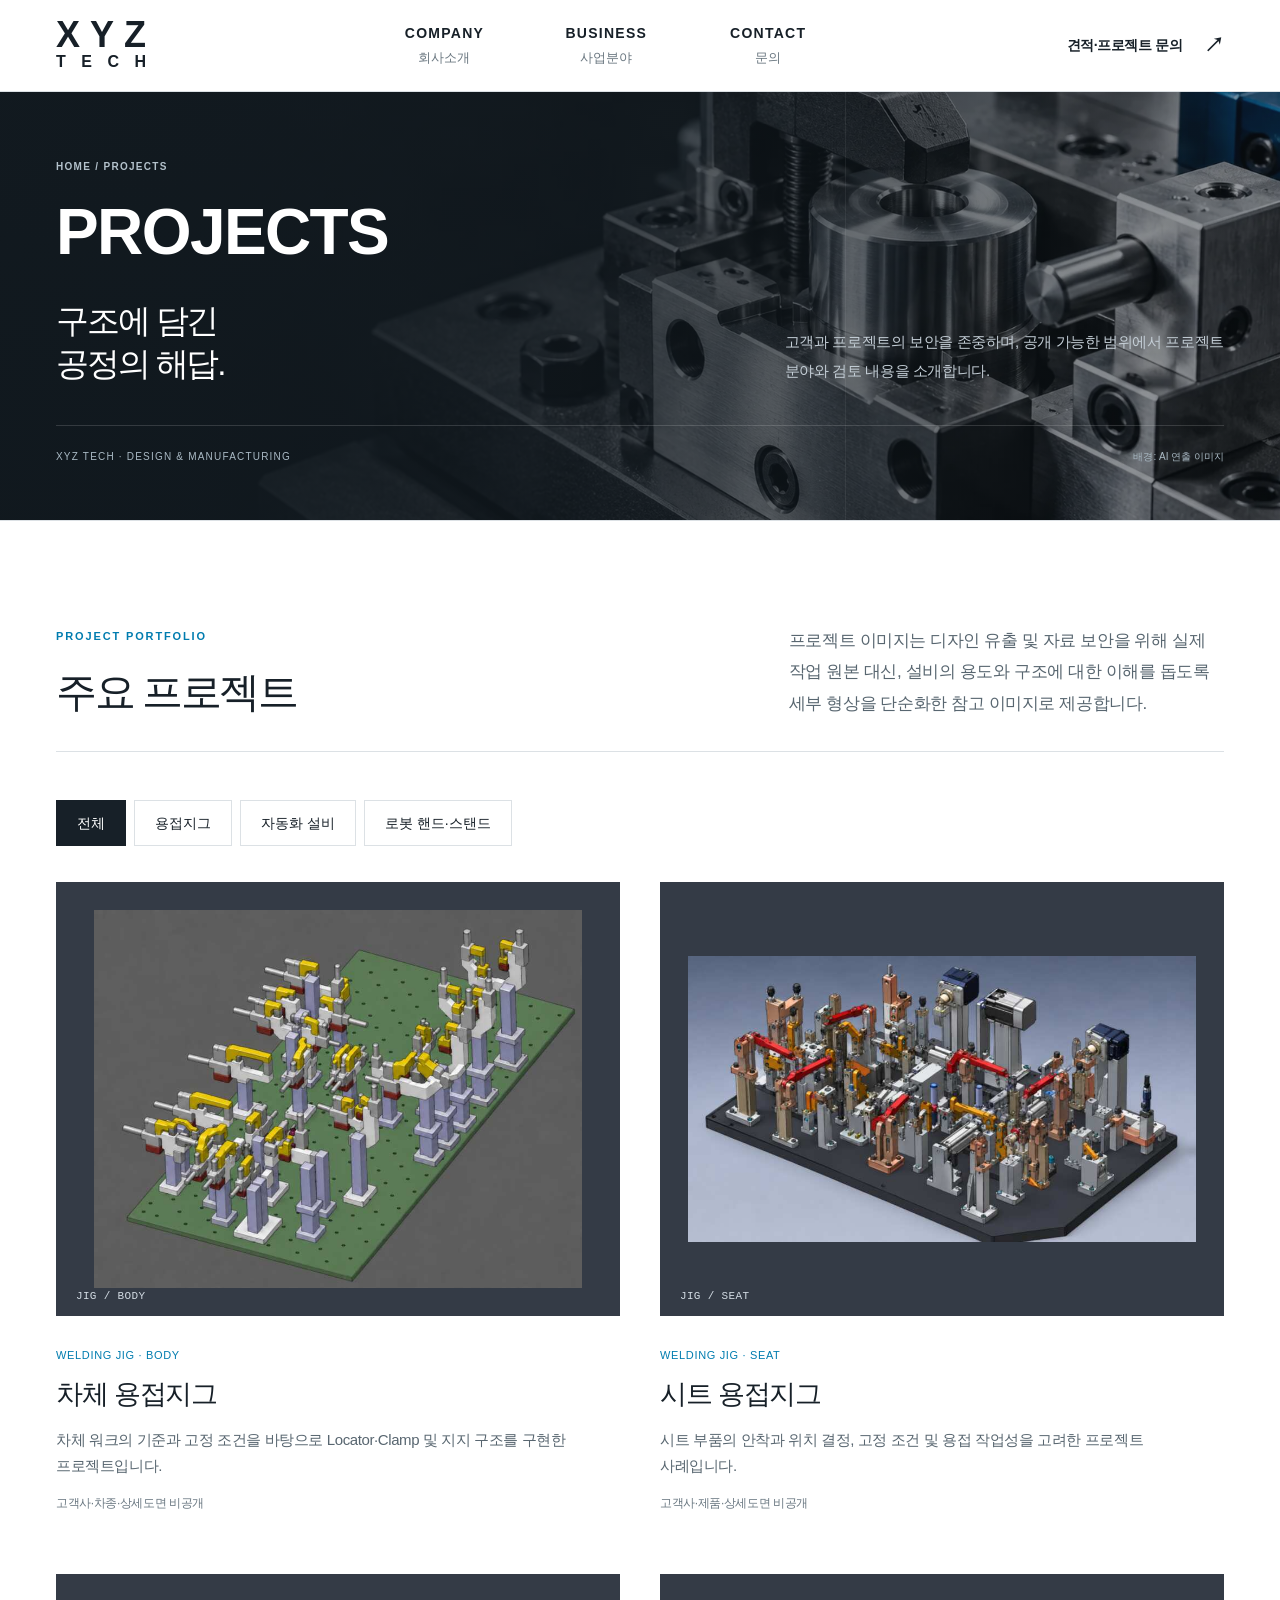
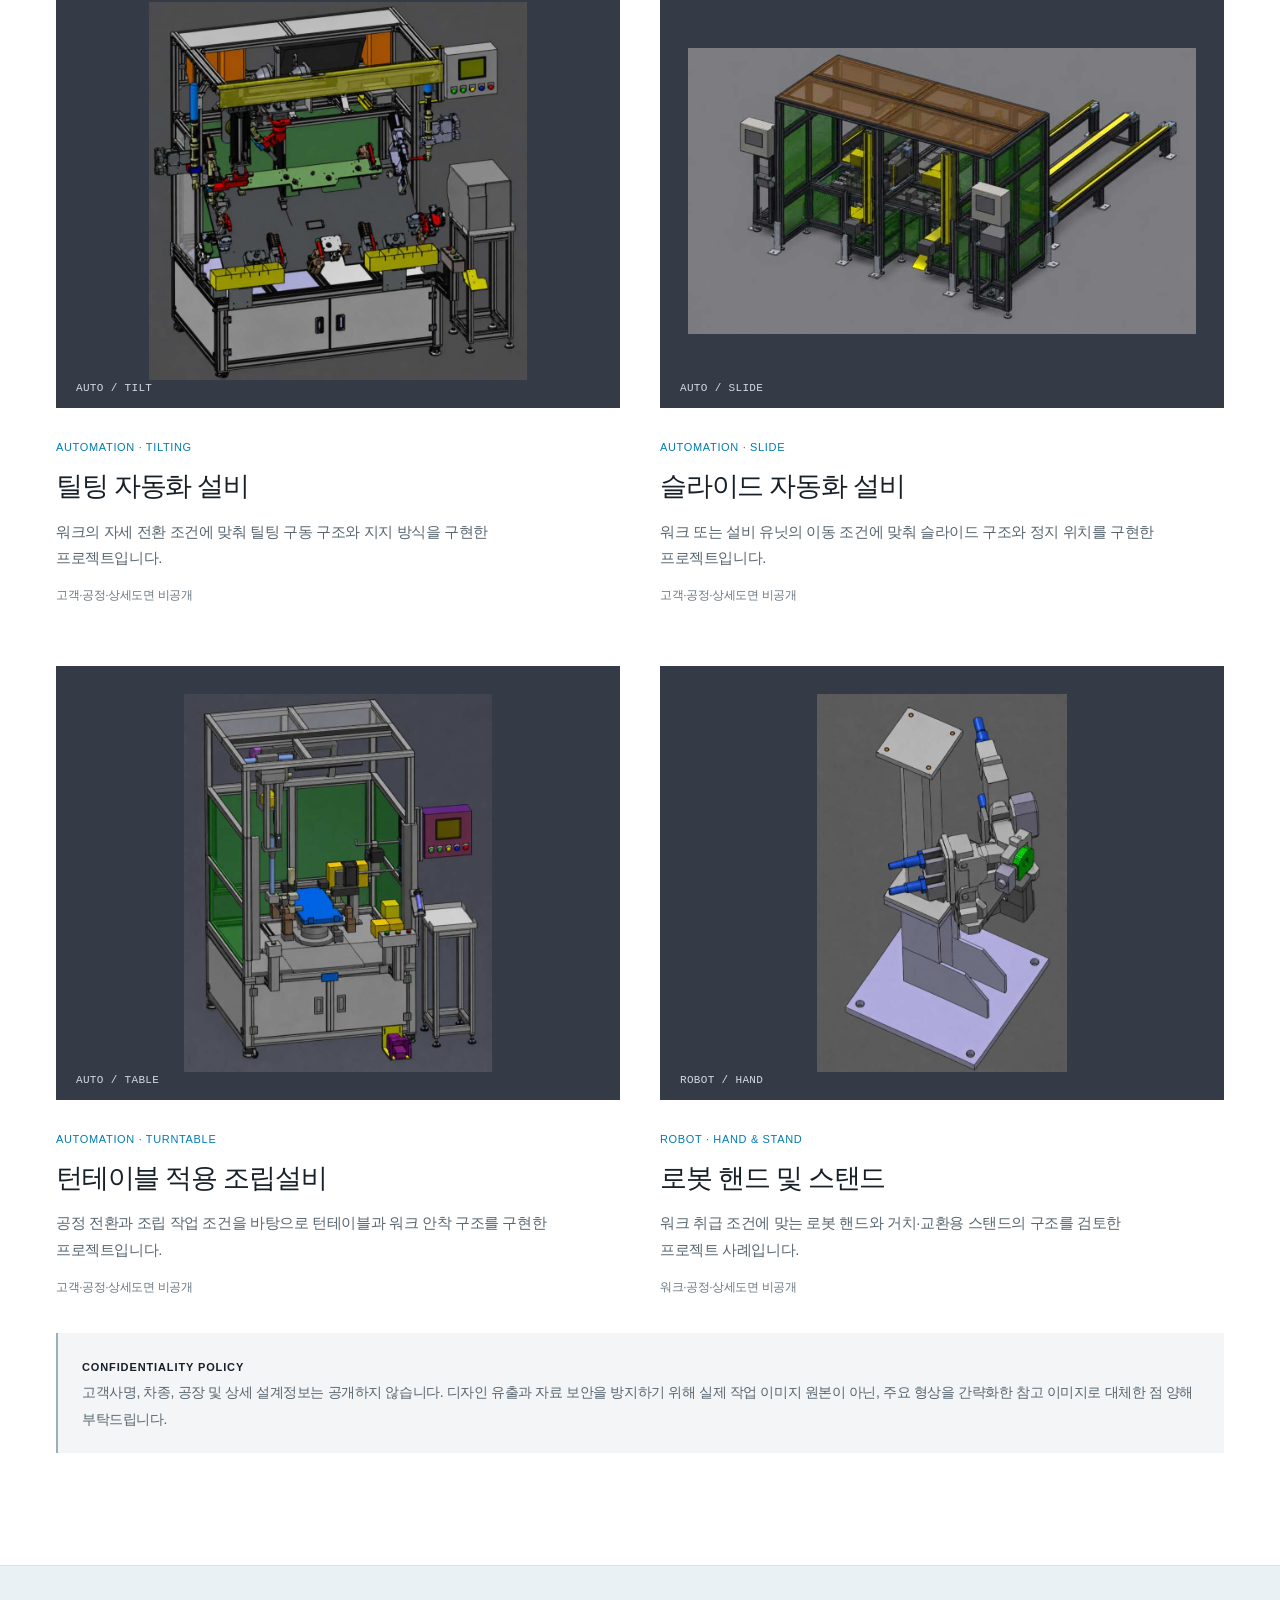
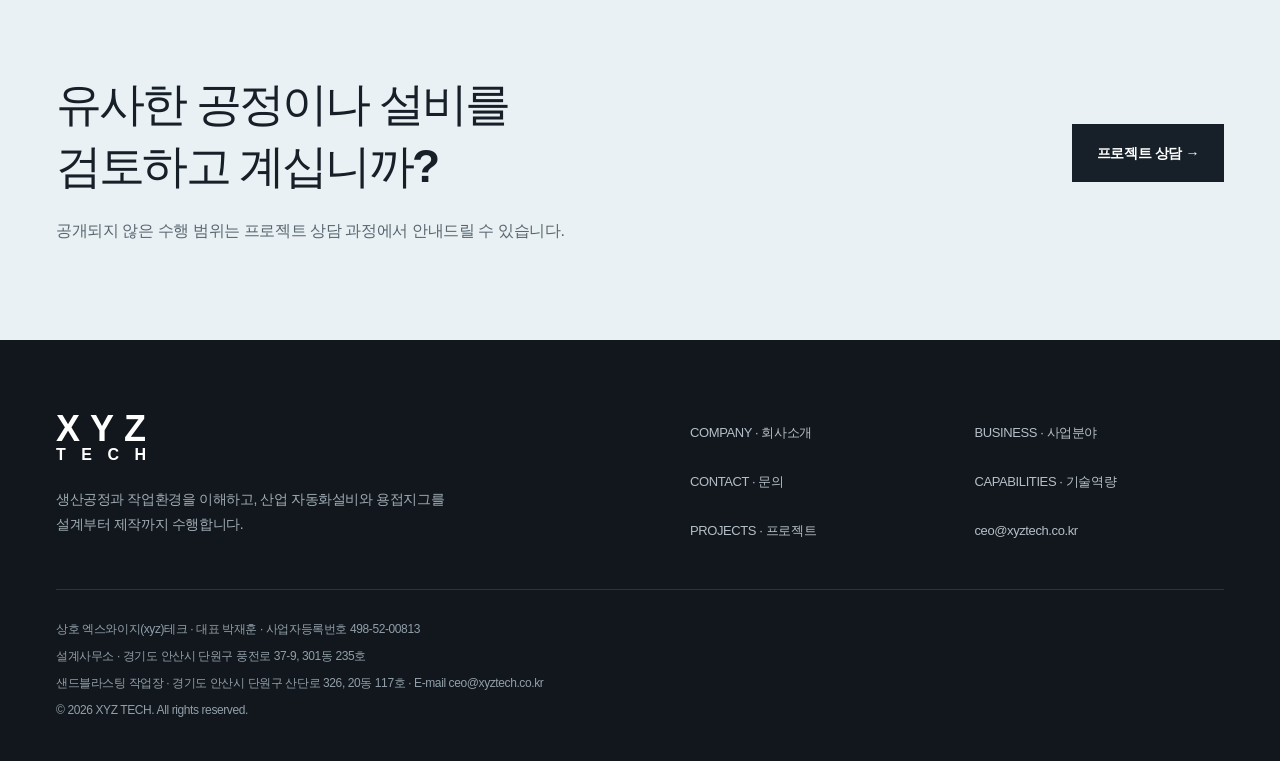
<file: projects.html>
<!doctype html>
<html lang="ko">
<head>
  <meta charset="utf-8"><meta name="viewport" content="width=device-width, initial-scale=1">
  <title>프로젝트 | XYZ TECH</title>
  <meta name="description" content="차체·시트 용접지그, 틸팅·슬라이드·턴테이블 자동화 설비, 로봇 핸드 및 스탠드 등 XYZ TECH의 주요 프로젝트 분야를 소개합니다.">
  <meta name="theme-color" content="#071522"><link rel="canonical" href="https://xyztech.co.kr/projects.html"><link rel="icon" href="assets/favicon.svg?v=20260907-39" type="image/svg+xml"><link rel="stylesheet" href="assets/styles.css?v=20260907-39">
  <meta property="og:type" content="website">
  <meta property="og:site_name" content="XYZ TECH">
  <meta property="og:title" content="프로젝트 | XYZ TECH">
  <meta property="og:description" content="차체·시트 용접지그, 틸팅·슬라이드·턴테이블 자동화 설비, 로봇 핸드 및 스탠드 등 XYZ TECH의 주요 프로젝트 분야를 소개합니다.">
  <meta property="og:image" content="https://xyztech0.github.io/xyztech.co.kr/assets/images/xyz-tech-share-v42.png">
  <meta property="og:image:width" content="1672">
  <meta property="og:image:height" content="941">
  <meta property="og:image:alt" content="흰 배경의 검정 XYZ TECH 회사 로고">
  <meta property="og:locale" content="ko_KR">
</head>
<body data-page="projects" data-view="projects">
  <div data-site-header></div>
  <main id="main">
    <section class="page-hero"><div class="container page-hero-inner"><span class="breadcrumb">HOME / PROJECTS</span><span class="masthead-label">PROJECTS</span><h1>구조에 담긴<br>공정의 해답.</h1><p>고객과 프로젝트의 보안을 존중하며, 공개 가능한 범위에서 프로젝트 분야와 검토 내용을 소개합니다.</p><div class="masthead-meta"><span>XYZ TECH · DESIGN &amp; MANUFACTURING</span><small>배경: AI 연출 이미지</small></div></div></section>
    <section class="section"><div class="container">
      <div class="section-head reveal"><div><span class="section-kicker">Project Portfolio</span><h2 class="section-title">주요 프로젝트</h2></div><p class="section-lead">프로젝트 이미지는 디자인 유출 및 자료 보안을 위해 실제 작업 원본 대신, 설비의 용도와 구조에 대한 이해를 돕도록 세부 형상을 단순화한 참고 이미지로 제공합니다.</p></div>
      <div class="filters reveal" role="group" aria-label="프로젝트 필터"><button class="filter-button active" type="button" data-filter="all">전체</button><button class="filter-button" type="button" data-filter="jig">용접지그</button><button class="filter-button" type="button" data-filter="automation">자동화 설비</button><button class="filter-button" type="button" data-filter="robot">로봇 핸드·스탠드</button></div>
      <div class="project-grid reveal">
        <article class="project-card" id="body-jig" data-project="jig"><div class="project-visual has-image" data-code="JIG / BODY"><img src="assets/projects/body-welding-jig.jpg" alt="보안 처리를 거친 차체 용접지그 이미지" loading="lazy"></div><div class="project-body"><span class="project-meta">WELDING JIG · BODY</span><h3>차체 용접지그</h3><p>차체 워크의 기준과 고정 조건을 바탕으로 Locator·Clamp 및 지지 구조를 구현한 프로젝트입니다.</p><span class="confidential">고객사·차종·상세도면 비공개</span></div></article>
        <article class="project-card" id="seat-jig" data-project="jig"><div class="project-visual has-image" data-code="JIG / SEAT"><img src="assets/projects/seat-welding-jig.jpg" alt="보안 처리를 거친 시트 용접지그 이미지" loading="lazy"></div><div class="project-body"><span class="project-meta">WELDING JIG · SEAT</span><h3>시트 용접지그</h3><p>시트 부품의 안착과 위치 결정, 고정 조건 및 용접 작업성을 고려한 프로젝트 사례입니다.</p><span class="confidential">고객사·제품·상세도면 비공개</span></div></article>
        <article class="project-card" id="tilting" data-project="automation"><div class="project-visual has-image" data-code="AUTO / TILT"><img src="assets/projects/tilting-automation.jpg" alt="보안 처리를 거친 틸팅 자동화 설비 이미지" loading="lazy"></div><div class="project-body"><span class="project-meta">AUTOMATION · TILTING</span><h3>틸팅 자동화 설비</h3><p>워크의 자세 전환 조건에 맞춰 틸팅 구동 구조와 지지 방식을 구현한 프로젝트입니다.</p><span class="confidential">고객·공정·상세도면 비공개</span></div></article>
        <article class="project-card" id="slide" data-project="automation"><div class="project-visual has-image" data-code="AUTO / SLIDE"><img src="assets/projects/slide-automation.jpg" alt="보안 처리를 거친 슬라이드 자동화 설비 이미지" loading="lazy"></div><div class="project-body"><span class="project-meta">AUTOMATION · SLIDE</span><h3>슬라이드 자동화 설비</h3><p>워크 또는 설비 유닛의 이동 조건에 맞춰 슬라이드 구조와 정지 위치를 구현한 프로젝트입니다.</p><span class="confidential">고객·공정·상세도면 비공개</span></div></article>
        <article class="project-card" id="turntable" data-project="automation"><div class="project-visual has-image" data-code="AUTO / TABLE"><img src="assets/projects/turntable-assembly.jpg" alt="보안 처리를 거친 턴테이블 적용 조립설비 이미지" loading="lazy"></div><div class="project-body"><span class="project-meta">AUTOMATION · TURNTABLE</span><h3>턴테이블 적용 조립설비</h3><p>공정 전환과 조립 작업 조건을 바탕으로 턴테이블과 워크 안착 구조를 구현한 프로젝트입니다.</p><span class="confidential">고객·공정·상세도면 비공개</span></div></article>
        <article class="project-card" id="robot-hand" data-project="robot"><div class="project-visual has-image" data-code="ROBOT / HAND"><img src="assets/projects/robot-hand-stand.jpg" alt="보안 처리를 거친 로봇 핸드 및 스탠드 이미지" loading="lazy"></div><div class="project-body"><span class="project-meta">ROBOT · HAND &amp; STAND</span><h3>로봇 핸드 및 스탠드</h3><p>워크 취급 조건에 맞는 로봇 핸드와 거치·교환용 스탠드의 구조를 검토한 프로젝트 사례입니다.</p><span class="confidential">워크·공정·상세도면 비공개</span></div></article>
      </div>
      <div class="notice reveal"><strong>CONFIDENTIALITY POLICY</strong><br>고객사명, 차종, 공장 및 상세 설계정보는 공개하지 않습니다. 디자인 유출과 자료 보안을 방지하기 위해 실제 작업 이미지 원본이 아닌, 주요 형상을 간략화한 참고 이미지로 대체한 점 양해 부탁드립니다.</div>
    </div></section>
    <section class="cta-section"><div class="container cta-inner"><div><h2>유사한 공정이나 설비를<br>검토하고 계십니까?</h2><p>공개되지 않은 수행 범위는 프로젝트 상담 과정에서 안내드릴 수 있습니다.</p></div><a class="button button-primary" href="contact.html">프로젝트 상담 →</a></div></section>
  </main>
  <div data-site-footer></div><script src="assets/main.js?v=20260907-39"></script>
</body>
</html>
</file>
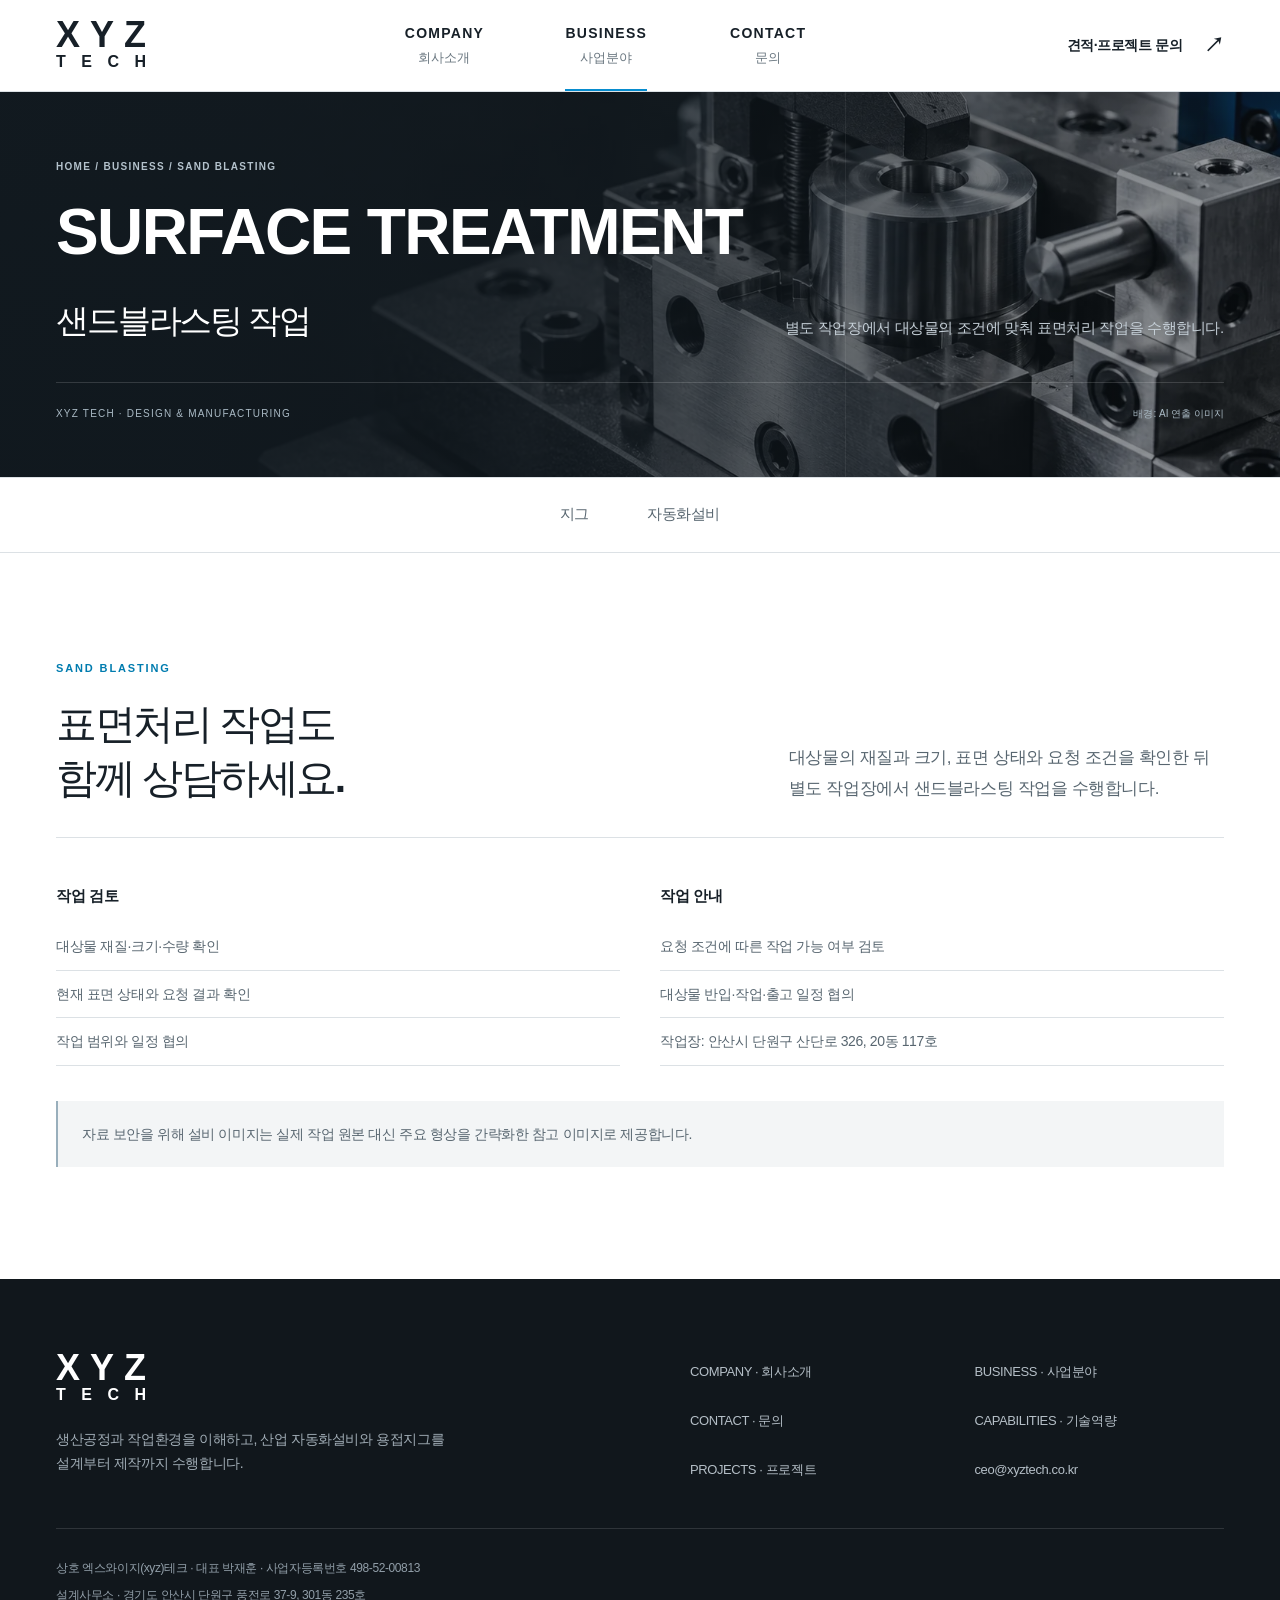
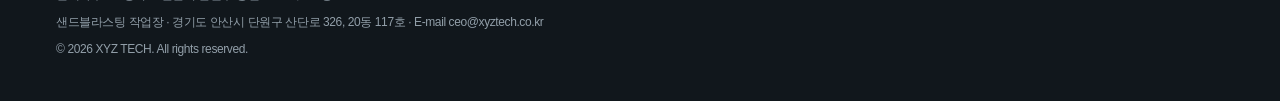
<file: sandblasting.html>
<!doctype html>
<html lang="ko">
<head>
  <meta charset="utf-8"><meta name="viewport" content="width=device-width, initial-scale=1">
  <title>샌드블라스팅 작업 | XYZ TECH</title>
  <meta name="description" content="별도 작업장에서 대상물의 조건에 맞춰 표면처리 작업을 수행합니다.">
  <meta name="theme-color" content="#071522"><link rel="canonical" href="https://xyztech.co.kr/sandblasting.html"><link rel="icon" href="assets/favicon.svg?v=20260907-39" type="image/svg+xml"><link rel="stylesheet" href="assets/styles.css?v=20260907-39">
  <meta property="og:type" content="website">
  <meta property="og:site_name" content="XYZ TECH">
  <meta property="og:title" content="샌드블라스팅 작업 | XYZ TECH">
  <meta property="og:description" content="별도 작업장에서 대상물의 조건에 맞춰 표면처리 작업을 수행합니다.">
  <meta property="og:image" content="https://xyztech0.github.io/xyztech.co.kr/assets/images/xyz-tech-share-v42.png">
  <meta property="og:image:width" content="1672">
  <meta property="og:image:height" content="941">
  <meta property="og:image:alt" content="흰 배경의 검정 XYZ TECH 회사 로고">
  <meta property="og:locale" content="ko_KR">
</head>
<body data-page="services" data-view="sandblasting">
  <div data-site-header></div>
  <main id="main">
<section class="page-hero"><div class="container page-hero-inner"><span class="breadcrumb">HOME / BUSINESS / SAND BLASTING</span><span class="masthead-label">SURFACE TREATMENT</span><h1>샌드블라스팅 작업</h1><p>별도 작업장에서 대상물의 조건에 맞춰 표면처리 작업을 수행합니다.</p><div class="masthead-meta"><span>XYZ TECH · DESIGN &amp; MANUFACTURING</span><small>배경: AI 연출 이미지</small></div></div></section>
<nav class="detail-nav" aria-label="사업분야 하위 메뉴"><div class="container detail-nav-inner"><a href="services.html">지그</a><a href="automation.html">자동화설비</a></div></nav>
<section class="section" id="blasting"><div class="container">
      <div class="section-head reveal"><div><span class="section-kicker">SAND BLASTING</span><h2 class="section-title">표면처리 작업도<br>함께 상담하세요.</h2></div><p class="section-lead">대상물의 재질과 크기, 표면 상태와 요청 조건을 확인한 뒤 별도 작업장에서 샌드블라스팅 작업을 수행합니다.</p></div>
      <div class="detail-columns">
        <div class="detail-block"><h3>작업 검토</h3><ul class="detail-list"><li>대상물 재질·크기·수량 확인</li><li>현재 표면 상태와 요청 결과 확인</li><li>작업 범위와 일정 협의</li></ul></div>
        <div class="detail-block"><h3>작업 안내</h3><ul class="detail-list"><li>요청 조건에 따른 작업 가능 여부 검토</li><li>대상물 반입·작업·출고 일정 협의</li><li>작업장: 안산시 단원구 산단로 326, 20동 117호</li></ul></div>
      </div>
      <p class="notice">자료 보안을 위해 설비 이미지는 실제 작업 원본 대신 주요 형상을 간략화한 참고 이미지로 제공합니다.</p>
    </div></section>
</main>
  <div data-site-footer></div><script src="assets/main.js?v=20260907-39"></script>
</body>
</html>
</file>
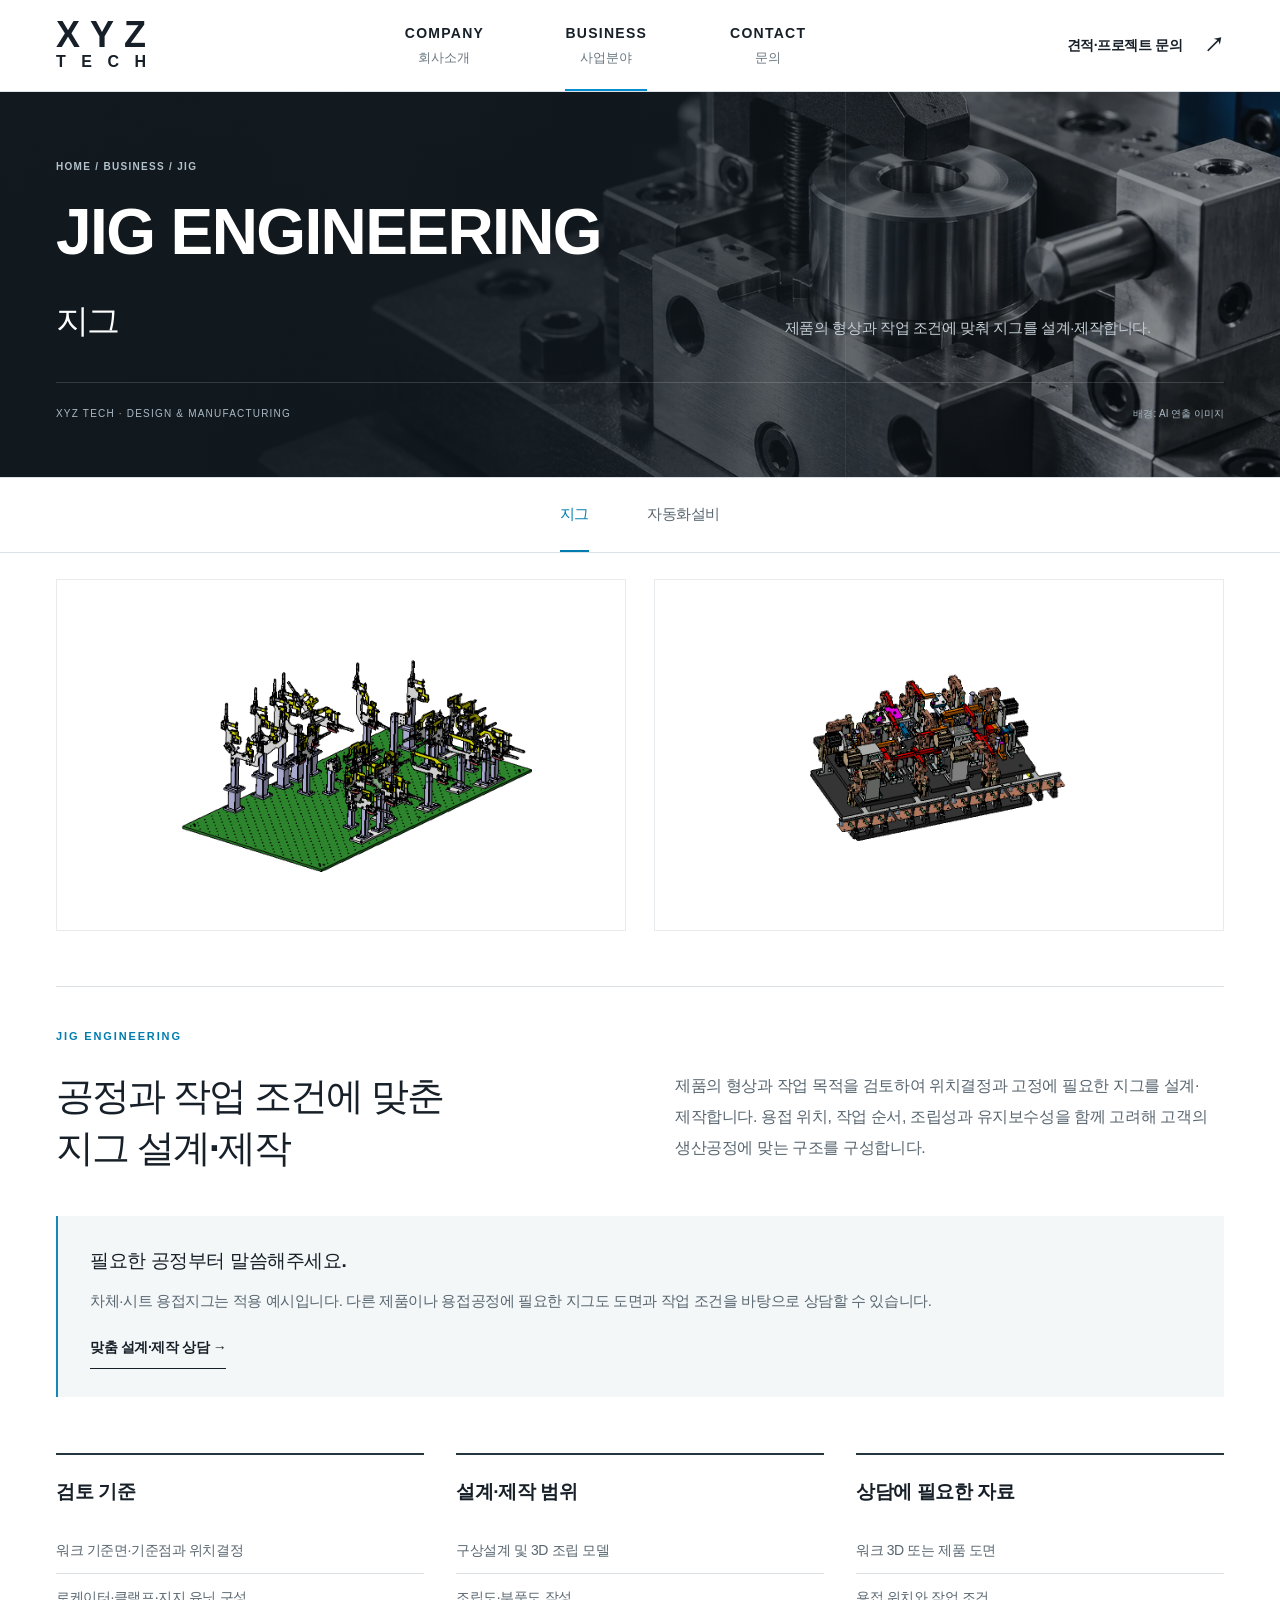
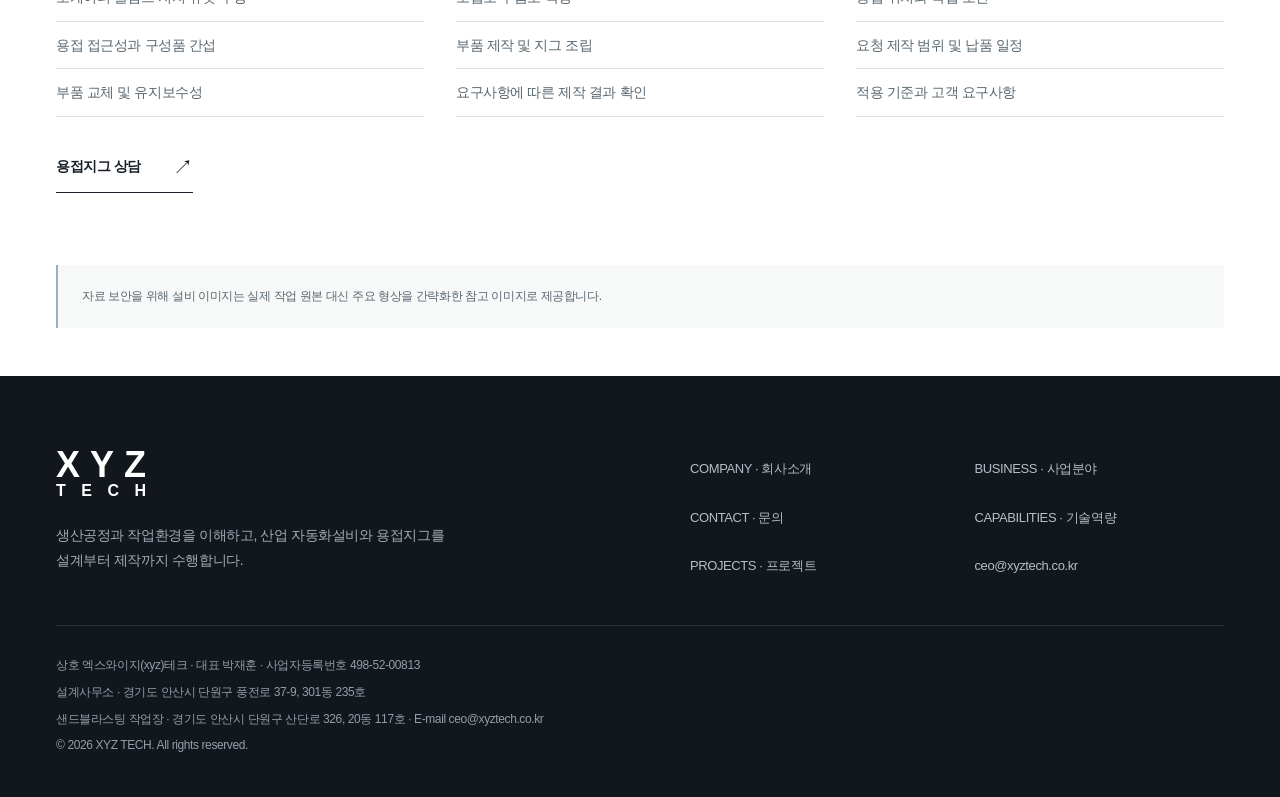
<file: services.html>
<!doctype html>
<html lang="ko">
<head>
  <meta charset="utf-8"><meta name="viewport" content="width=device-width, initial-scale=1">
  <title>지그 | XYZ TECH</title>
  <meta name="description" content="제품의 형상과 작업 목적을 검토하여 위치결정과 고정에 필요한 지그를 설계·제작합니다. 용접 위치, 작업 순서, 조립성과 유지보수성을 함께 고려해 고객의 생산공정에 맞는 구조를 구성합니다.">
  <meta name="theme-color" content="#071522"><link rel="canonical" href="https://xyztech.co.kr/services.html"><link rel="icon" href="assets/favicon.svg?v=20260907-39" type="image/svg+xml"><link rel="stylesheet" href="assets/styles.css?v=20260907-39">
  <meta property="og:type" content="website">
  <meta property="og:site_name" content="XYZ TECH">
  <meta property="og:title" content="지그 | XYZ TECH">
  <meta property="og:description" content="제품의 형상과 작업 목적을 검토하여 위치결정과 고정에 필요한 지그를 설계·제작합니다. 용접 위치, 작업 순서, 조립성과 유지보수성을 함께 고려해 고객의 생산공정에 맞는 구조를 구성합니다.">
  <meta property="og:image" content="https://xyztech0.github.io/xyztech.co.kr/assets/images/xyz-tech-share-v42.png">
  <meta property="og:image:width" content="1672">
  <meta property="og:image:height" content="941">
  <meta property="og:image:alt" content="흰 배경의 검정 XYZ TECH 회사 로고">
  <meta property="og:locale" content="ko_KR">
</head>
<body data-page="services" data-view="services">
  <div data-site-header></div>
  <main id="main" class="cad-business">
<section class="page-hero"><div class="container page-hero-inner"><span class="breadcrumb">HOME / BUSINESS / JIG</span><span class="masthead-label">JIG ENGINEERING</span><h1>지그</h1><p>제품의 형상과 작업 조건에 맞춰 지그를 설계·제작합니다.</p><div class="masthead-meta"><span>XYZ TECH · DESIGN &amp; MANUFACTURING</span><small>배경: AI 연출 이미지</small></div></div></section>
<nav class="detail-nav" aria-label="사업분야 하위 메뉴"><div class="container detail-nav-inner"><a href="services.html" aria-current="page">지그</a><a href="automation.html">자동화설비</a></div></nav>
<section class="section" id="jig"><div class="container">
      <div class="application-gallery"><figure><img src="assets/cad/body-welding-jig.png" alt="차체 용접지그 형상 예시" width="1339" height="844" loading="eager"></figure><figure><img src="assets/cad/seat-welding-jig.png" alt="시트 용접지그 형상 예시" width="1135" height="792" loading="eager"></figure></div>
<div class="business-overview"><span class="section-kicker">JIG ENGINEERING</span><h2>공정과 작업 조건에 맞춘<br>지그 설계·제작</h2><p>제품의 형상과 작업 목적을 검토하여 위치결정과 고정에 필요한 지그를 설계·제작합니다. 용접 위치, 작업 순서, 조립성과 유지보수성을 함께 고려해 고객의 생산공정에 맞는 구조를 구성합니다.</p><div class="scope-invitation"><strong>필요한 공정부터 말씀해주세요.</strong><p>차체·시트 용접지그는 적용 예시입니다. 다른 제품이나 용접공정에 필요한 지그도 도면과 작업 조건을 바탕으로 상담할 수 있습니다.</p><a class="text-link" href="contact.html">맞춤 설계·제작 상담 →</a></div></div><div class="detail-columns scope-columns">
        <div class="detail-block"><h3>검토 기준</h3><ul class="detail-list"><li>워크 기준면·기준점과 위치결정</li><li>로케이터·클램프·지지 유닛 구성</li><li>용접 접근성과 구성품 간섭</li><li>부품 교체 및 유지보수성</li></ul></div>
        <div class="detail-block"><h3>설계·제작 범위</h3><ul class="detail-list"><li>구상설계 및 3D 조립 모델</li><li>조립도·부품도 작성</li><li>부품 제작 및 지그 조립</li><li>요구사항에 따른 제작 결과 확인</li></ul></div>
        <div class="detail-block"><h3>상담에 필요한 자료</h3><ul class="detail-list"><li>워크 3D 또는 제품 도면</li><li>용접 위치와 작업 조건</li><li>요청 제작 범위 및 납품 일정</li><li>적용 기준과 고객 요구사항</li></ul></div>
      </div>
      <a class="text-link" href="contact.html">용접지그 상담 <span aria-hidden="true">↗</span></a>
    </div></section><p class="notice container">자료 보안을 위해 설비 이미지는 실제 작업 원본 대신 주요 형상을 간략화한 참고 이미지로 제공합니다.</p>
</main>
  <div data-site-footer></div><script src="assets/main.js?v=20260907-39"></script>
</body>
</html>
</file>
<file: assets/styles.css>
/* XYZ TECH — Industrial editorial identity */
.message-editorial .message-sign{justify-content:flex-end}
.message-editorial .message-sign .ceo-signature{font-size:clamp(20px,2.3vw,28px);font-weight:750;letter-spacing:-.025em;margin-top:0}
:root{--navy-950:#11171c;--navy-900:#192128;--navy-850:#232c34;--navy-800:#303c46;--blue:#078cce;--blue-strong:#007caf;--cyan-soft:#b6e1f4;--steel:#a4b0b9;--ink:#172028;--muted:#586670;--line:#dce1e5;--surface:#f3f5f6;--white:#fff;--container:min(1280px,calc(100% - 112px));--header-height:92px;--shadow:0 20px 55px #11202e10}
*{box-sizing:border-box}
html{scroll-behavior:smooth;scroll-padding-top:calc(var(--header-height) + 80px)}
body{margin:0;background:#fff;color:var(--ink);font-family:"Pretendard","Noto Sans KR","Apple SD Gothic Neo","Malgun Gothic","Segoe UI",sans-serif;font-size:16px;line-height:1.75;letter-spacing:-.025em;text-rendering:optimizeLegibility}
body.menu-open{overflow:hidden}
h1,h2,h3,h4,p,figure{margin:0}
h1,h2,h3,h4{word-break:keep-all;overflow-wrap:break-word;line-height:1.35}
p,li{word-break:keep-all;overflow-wrap:break-word}
a{color:inherit;text-decoration:none}
button,input,select,textarea{font:inherit;color:inherit}
button,a{-webkit-tap-highlight-color:transparent}
button{cursor:pointer}
img{display:block;max-width:100%;height:auto}
[hidden]{display:none!important}
.container{width:var(--container);margin-inline:auto}
section{position:relative}
.section{padding:112px 0}
.section-soft{background:var(--surface)}
.section-dark{background:var(--navy-950);color:#fff}
.section-head{display:grid;grid-template-columns:1.2fr .8fr;gap:80px;align-items:end;margin-bottom:56px}
.section-head-single{grid-template-columns:1fr}
.section-kicker,.eyebrow{font-size:12px;font-weight:700;letter-spacing:.17em;text-transform:uppercase;color:var(--blue-strong)}
.section-title{font-size:clamp(32px,3.2vw,48px);font-weight:650;letter-spacing:-.06em;margin-top:16px;line-height:1.32}
.section-lead{font-size:17px;color:var(--muted);line-height:1.85}
.section-dark .section-lead{color:#aeb9c2}
.section-dark .section-kicker{color:#75bcdf}
.text-link{display:inline-flex;align-items:center;gap:32px;padding:10px 0;border-bottom:1px solid currentColor;font-size:14px;font-weight:700;line-height:1.5;margin-top:25px}
.text-link span{font-size:20px;font-weight:400;transition:transform .2s}
.text-link:hover span{transform:translate(3px,-3px)}
.button{display:inline-flex;align-items:center;justify-content:space-between;gap:45px;min-height:56px;padding:16px 24px;border:1px solid transparent;font-size:14px;font-weight:700;transition:background .2s,color .2s}
.button span{font-size:22px;line-height:1;font-weight:400}
.button-primary,.button-dark{color:#fff;background:var(--ink)}
.button-primary:hover,.button-dark:hover{background:var(--blue-strong)}
.button-white{color:var(--ink);background:white}
.button-white:hover{background:#dcecf3}
.button-ghost{border-color:#ffffff70;color:white}
a:focus-visible,button:focus-visible{outline:3px solid var(--blue);outline-offset:5px}
.skip-link{position:fixed;top:-100px;left:20px;z-index:9999;padding:12px 20px;background:white;color:var(--ink)}
.skip-link:focus{top:12px}

/* One shared header and disclosure menu on all routes */
[data-site-header]{position:sticky;top:0;z-index:1000}
.site-header{position:relative;height:var(--header-height);background:#fffffff7;border-bottom:1px solid var(--line);backdrop-filter:blur(16px)}
.header-inner{display:flex;align-items:center;justify-content:space-between;height:100%;gap:32px}
.brand{display:inline-flex;align-items:center;color:var(--ink);flex-shrink:0}
.brand-logo{display:inline-flex;width:90px;flex-direction:column;align-items:stretch;line-height:1}
.brand-logo strong,.brand-logo small{display:flex;width:100%;justify-content:space-between;align-items:center}
.brand-logo strong{font-family:"Arial Black",Arial,sans-serif;font-size:36px;font-weight:900;line-height:.79;letter-spacing:0}
.brand-logo small{margin-top:4px;font-family:Arial,sans-serif;font-size:16px;font-weight:800;letter-spacing:0;line-height:1}
.desktop-nav{display:flex;align-items:stretch;align-self:stretch;gap:45px}
.nav-item{display:flex;align-items:stretch}
.nav-link{display:flex;flex-direction:column;align-items:center;justify-content:center;min-width:116px;padding:0 18px;border:0;background:none;color:var(--ink);font-size:14px;letter-spacing:.09em;font-weight:750;position:relative}
.nav-link span{display:block;font-size:13px;font-weight:500;letter-spacing:0;color:#6a7780;margin-top:2px}
.nav-link::after{position:absolute;content:"";bottom:0;height:2px;left:18px;right:18px;background:var(--blue);transform:scaleX(0);transition:transform .2s}
.nav-link.active::after,.nav-item.is-open .nav-link::after{transform:scaleX(1)}
.header-cta{font-size:14px;font-weight:650;display:flex;align-items:center;gap:22px}
.header-cta::after{content:"↗";font-size:20px}
.header-cta:hover{color:var(--blue-strong)}
.mega-menu{position:absolute;top:100%;left:0;right:0;background:#fff;box-shadow:0 25px 35px #0d202018;visibility:hidden;opacity:0;transform:translateY(-6px);transition:opacity .2s,transform .2s,visibility .2s}
.nav-item.is-open .mega-menu{visibility:visible;opacity:1;transform:none}
.mega-inner{display:grid;grid-template-columns:1fr 1.1fr 1.2fr;min-height:300px;gap:60px;padding-block:38px}
.mega-title small{font-size:12px;letter-spacing:.12em;color:var(--blue-strong);font-weight:700}
.mega-title strong{display:block;font-size:34px;letter-spacing:-.05em;margin-top:8px}
.mega-title p{font-size:14px;color:var(--muted);max-width:240px;margin-top:14px}
.mega-links{display:flex;flex-direction:column;justify-content:center}
.mega-links a{display:grid;grid-template-columns:34px 1fr 24px;align-items:center;min-height:53px;border-bottom:1px solid var(--line);gap:12px}
.mega-links a span{font-size:12px;color:#8b959d;font-family:Consolas,monospace}
.mega-links a strong{font-size:16px;font-weight:550}
.mega-links a i{font-style:normal}
.mega-links a:hover{color:var(--blue-strong)}
.mega-visual{position:relative;background:var(--navy-950);overflow:hidden}
.mega-visual img{width:100%;height:224px;object-fit:cover;object-position:70% 50%;opacity:.8}
.mega-visual b{position:absolute;bottom:22px;left:25px;color:white;font-size:17px;letter-spacing:.08em}
.menu-toggle{display:none;width:48px;height:48px;border:0;background:none;position:relative}
.menu-toggle span,.menu-toggle::before,.menu-toggle::after{content:"";position:absolute;left:12px;width:24px;height:2px;background:var(--ink);transition:transform .2s,opacity .2s}
.menu-toggle::before{top:16px}.menu-toggle span{top:23px}.menu-toggle::after{top:30px}
.menu-toggle[aria-expanded="true"] span{opacity:0}
.menu-toggle[aria-expanded="true"]::before{transform:translateY(7px) rotate(45deg)}
.menu-toggle[aria-expanded="true"]::after{transform:translateY(-7px) rotate(-45deg)}
.mobile-nav{display:none;position:fixed;inset:var(--header-height) 0 0;background:white;padding:22px 28px 60px;overflow-y:auto;overscroll-behavior:contain}
.mobile-nav.open{display:block}
.mobile-nav-group{border-bottom:1px solid var(--line)}
.mobile-nav-heading{width:100%;display:flex;align-items:center;justify-content:space-between;padding:24px 0;border:0;background:none;text-align:left}
.mobile-nav-heading span{display:flex;flex-direction:column;gap:3px;font-size:14px}
.mobile-nav-heading b{font-size:23px;letter-spacing:.03em}
.mobile-nav-heading i{font-style:normal;font-size:23px}
.mobile-submenu-toggle[aria-expanded="true"] i{transform:rotate(45deg)}
.mobile-category-link{flex:1;min-width:0}
.mobile-submenu-toggle{display:grid;place-items:center;flex:0 0 48px;min-height:48px;border:0;background:transparent;color:inherit;cursor:pointer}
.mobile-submenu{display:none;padding-bottom:22px}
.mobile-nav-group.open .mobile-submenu{display:block}
.mobile-submenu a{display:flex;justify-content:space-between;min-height:48px;align-items:center;padding:0 12px;font-size:16px;color:var(--muted)}

/* A photographic opening, not a tile dashboard */
.hero-editorial{min-height:680px;min-height:min(820px,calc(100svh - var(--header-height)));background:#10151a;color:#fff;overflow:hidden;position:relative}
.hero-media{position:absolute;inset:0;width:100%;height:100%;object-fit:cover;object-position:65% center}
.hero-shade{position:absolute;inset:0;background:linear-gradient(90deg,#0d141ae8 0%,#111a2088 43%,#0d141a00 80%)}
.hero-inner{position:relative;z-index:1;min-height:inherit;display:flex;align-items:center;padding-top:85px;padding-bottom:150px}
.hero-content{max-width:680px}
.hero .eyebrow{color:#a8cadd;font-size:12px;margin-bottom:30px}
.hero h1{font-size:clamp(42px,4.55vw,70px);font-weight:600;letter-spacing:-.075em;line-height:1.32}
.hero-copy{font-size:18px;color:#d2d8dc;margin-top:28px;line-height:1.85}
.hero .button{margin-top:40px}
.hero-bottom{position:absolute;bottom:0;inset-inline:0;border-top:1px solid #ffffff30;z-index:2}
.hero-bottom-inner{display:flex;justify-content:space-between;align-items:center;min-height:78px}
.hero-bottom-inner>span{font-size:11px;letter-spacing:.13em;color:#b6c0c7}
.hero-bottom a{font-size:13px;display:flex;gap:60px;align-items:center}
.hero-bottom a span{font-size:21px}
.hero-image-note{position:absolute;right:0;bottom:100px;font-size:11px;color:#d5dde3;background:#11171c70;padding:3px 8px;letter-spacing:0}
.intro-strip{padding:38px 0;border-bottom:1px solid var(--line)}
.intro-strip-inner{display:flex;justify-content:space-between;align-items:center;gap:36px}
.intro-strip p{font-size:18px;font-weight:550;line-height:1.6;letter-spacing:-.04em}
.intro-strip-inner>div{display:flex;gap:38px;font-size:14px;color:var(--muted)}
.business-feature{display:grid;grid-template-columns:1fr 1.15fr;gap:75px;align-items:center;padding:55px 0;border-top:1px solid var(--line)}
.business-feature.reverse .business-feature-copy{order:2}
.business-feature.reverse .business-feature-image{order:1}
.business-feature.reverse{grid-template-columns:1.15fr 1fr}
.business-index{font-size:12px;font-weight:650;letter-spacing:.09em;color:var(--blue-strong)}
.business-feature h3{font-size:38px;font-weight:600;letter-spacing:-.065em;margin:18px 0 22px}
.business-feature-copy>p{color:var(--muted);max-width:400px}
.business-types{list-style:none;margin:22px 0 0;padding:0}
.business-types li{font-size:14px;padding:4px 0}
.business-feature-image{position:relative;display:flex;align-items:center;justify-content:center;background:#343b46;min-width:0;overflow:hidden;height:395px}
.business-feature-image img{width:100%;height:100%;object-fit:contain;padding:22px 28px 45px;transition:transform .5s}
.business-feature-image:hover img{transform:scale(1.035)}
.image-caption{position:absolute;bottom:14px;left:22px;font-size:11px;letter-spacing:.04em;color:#dbe0e7}
.service-inline{display:grid;grid-template-columns:240px 1fr 30px;align-items:center;gap:28px;border-top:1px solid var(--line);border-bottom:1px solid var(--line);padding:28px 0}
.service-inline>span:first-child{font-size:12px;letter-spacing:.1em;font-weight:650}
.service-inline strong{font-size:18px;font-weight:600}
.service-inline p{font-size:14px;color:var(--muted);margin-top:3px}
.service-inline>span:last-child{font-size:25px}
.service-inline:hover strong{color:var(--blue-strong)}

/* Quiet project gallery with a clear hierarchy */
.project-section{padding-block:110px}
.selected-grid{display:grid;grid-template-columns:repeat(3,minmax(0,1fr));gap:32px}
.selected-image{position:relative;background:#303844;overflow:hidden;aspect-ratio:1.1}
.selected-image img{width:100%;height:100%;object-fit:contain;padding:22px;transition:transform .5s}
.selected-image>span{position:absolute;right:0;bottom:0;width:46px;height:46px;background:#ffffff;color:var(--ink);display:grid;place-items:center;font-size:22px}
.selected-project:hover img{transform:scale(1.04)}
.selected-info{padding-top:24px}
.selected-info>span{font-size:11px;color:#a9bac6;letter-spacing:.1em}
.selected-info h3{font-size:22px;font-weight:550;margin-top:8px}
.selected-info p{font-size:14px;color:#9ba8b3;margin-top:7px}
.security-note{font-size:13px;color:#a7b2ba;border-top:1px solid #ffffff25;padding-top:22px;margin-top:45px}
.process-layout{display:grid;grid-template-columns:1fr 1fr;gap:100px}
.process-intro .section-lead{margin-top:26px}
.process-intro{align-self:start;position:sticky;top:calc(var(--header-height) + 35px)}
.workflow-list{list-style:none;margin:0;padding:0;border-top:1px solid var(--ink)}
.workflow-list li{display:grid;grid-template-columns:48px 1fr;gap:18px;padding:28px 0;border-bottom:1px solid var(--line)}
.workflow-list li>span{font-family:Consolas,monospace;font-size:13px;color:var(--blue-strong)}
.workflow-list h3{font-size:21px;font-weight:600}
.workflow-list p{font-size:15px;color:var(--muted);margin-top:8px}
.credential-list{display:grid;grid-template-columns:repeat(3,minmax(0,1fr));gap:24px}
.credential-list>a{display:grid;grid-template-columns:65px 1fr 20px;align-items:center;gap:18px;border-top:1px solid #a8b3bc;padding:26px 0}
.credential-list img{height:90px;width:65px;object-fit:contain;background:white;box-shadow:0 4px 12px #1c283610}
.credential-list div>span{font-size:10px;letter-spacing:.06em;color:var(--muted)}
.credential-list h3{font-size:17px;font-weight:550;margin-top:7px}
.cta-section{padding:95px 0;background:#eaf1f4;border-top:1px solid var(--line)}
.cta-inner{display:flex;justify-content:space-between;gap:55px;align-items:center}
.cta-inner h2{font-size:clamp(30px,3.6vw,50px);font-weight:550;letter-spacing:-.06em;line-height:1.35;margin-top:12px}
.cta-inner p{font-size:16px;color:var(--muted);margin-top:20px}
.cta-inner>.button{flex-shrink:0}

/* Interior page mastheads */
.page-hero{background:var(--surface);padding:65px 0 68px;border-bottom:1px solid var(--line)}
.page-hero-inner{display:grid;grid-template-columns:1.2fr .8fr;column-gap:70px;align-items:end}
.breadcrumb{grid-column:1/-1;font-size:11px;letter-spacing:.13em;color:var(--blue-strong);font-weight:650;margin-bottom:24px}
.page-hero h1{font-size:clamp(32px,3.8vw,56px);letter-spacing:-.065em;line-height:1.3;font-weight:600}
.page-hero p{font-size:16px;line-height:1.9;color:var(--muted);max-width:480px}
.detail-nav{position:sticky;top:var(--header-height);z-index:20;background:#fffffffa;border-bottom:1px solid var(--line);backdrop-filter:blur(12px)}
.detail-nav-inner{display:flex;gap:40px;overflow-x:auto;scrollbar-width:thin}
.detail-nav a{flex-shrink:0;min-height:64px;display:flex;align-items:center;font-size:14px;color:var(--muted);border-bottom:2px solid transparent}
.detail-nav a[aria-current="location"]{border-color:var(--blue);color:var(--ink);font-weight:650}
.detail-nav a:hover{color:var(--blue-strong)}
/* Company, credentials and functional organization */
.company-intro,.message-block{display:grid;grid-template-columns:1fr 1.25fr;gap:95px}
.company-intro h2{font-size:34px;font-weight:550;letter-spacing:-.055em;margin-top:14px}
.company-copy p{margin-bottom:20px;color:var(--muted)}
.value-row{display:grid;grid-template-columns:repeat(3,1fr);gap:22px;border-top:1px solid var(--line);padding-top:24px;margin-top:36px}
.value strong{font-size:11px;letter-spacing:.08em}
.value span{display:block;font-size:13px;color:var(--muted);margin-top:8px}
.message-quote{margin:26px 0 0;font-size:34px;font-weight:500;letter-spacing:-.06em;line-height:1.55}
.message-body{font-size:16px;color:#c3cbd1}
.message-body p{margin-bottom:22px;line-height:2}
.message-sign{margin-top:38px;color:#fff;font-size:19px;font-weight:650;border-top:1px solid #ffffff30;padding-top:25px}
.cert-grid{display:grid;grid-template-columns:repeat(3,minmax(0,1fr));gap:35px}
.cert-card{min-width:0;display:flex;flex-direction:column}
.cert-thumb{display:block;padding:16px;background:#e5eaed;border:1px solid #dce2e6}
.cert-thumb img{display:block;width:100%;height:auto;box-shadow:0 8px 20px #13202b18}
.cert-info{padding:0 0 24px;flex:1}
.cert-info>strong{font-size:11px;color:var(--blue-strong);letter-spacing:.08em}
.cert-info h3{font-size:21px;font-weight:550;margin-top:9px}
.cert-info p{font-size:14px;color:var(--muted);margin-top:9px}
.org-chart{padding-top:10px}
.org-ceo{position:relative;width:240px;text-align:center;padding:25px;margin:0 auto 70px;background:var(--ink);color:white}
.org-ceo strong{display:block;font-size:11px;letter-spacing:.1em;color:#aebdc7}
.org-ceo span{font-size:22px}
.org-ceo::after{content:"";position:absolute;left:50%;top:100%;height:36px;border-left:1px solid #aab6be}
.org-grid{display:grid;grid-template-columns:repeat(5,minmax(0,1fr));gap:16px;position:relative}
.org-grid::before{content:"";position:absolute;top:-35px;left:10%;right:10%;border-top:1px solid #aab6be}
.org-column{position:relative;min-width:0;border-top:2px solid var(--ink);background:var(--surface)}
.org-column::before{content:"";position:absolute;height:33px;top:-35px;left:50%;border-left:1px solid #aab6be}
.org-division{min-height:105px;padding:22px 12px;text-align:center;border-bottom:1px solid var(--line)}
.org-division strong{display:block;font-size:10px;letter-spacing:.025em;color:var(--muted)}
.org-division span{font-size:16px;font-weight:600;display:block;margin-top:7px}
.org-functions{list-style:none;padding:20px 18px;margin:0}
.org-functions li{font-size:13px;margin:8px 0;color:var(--muted)}
.org-column.rnd{border-top-color:var(--blue)}
.notice{margin-top:35px;padding:20px 24px;border-left:2px solid #99afbc;background:var(--surface);font-size:14px;color:var(--muted);line-height:1.9}
.notice strong{font-size:11px;letter-spacing:.08em;color:var(--ink)}
.location-grid{display:grid;grid-template-columns:1fr 1fr;gap:40px}
/* Business detail */
.service-detail{display:grid;grid-template-columns:1fr 1.25fr;gap:85px;padding:72px 0;border-top:1px solid var(--line)}
.service-detail h2{font-size:30px;font-weight:550;letter-spacing:-.055em;margin:16px 0}
.service-detail .summary{font-size:16px;color:var(--muted)}
.card-no,.matrix-no{font-size:11px;font-weight:650;letter-spacing:.08em;color:var(--blue-strong)}
.detail-columns{display:grid;grid-template-columns:1fr 1fr;gap:40px}
.detail-block h3{font-size:15px;font-weight:650;margin-bottom:17px}
.detail-list{list-style:none;margin:0;padding:0}
.detail-list li{padding:11px 0;border-bottom:1px solid var(--line);font-size:14px;color:var(--muted)}
.business-gallery{display:grid;grid-template-columns:repeat(auto-fit,minmax(220px,1fr));gap:24px;margin-bottom:70px}
.business-gallery figure{background:#343b46}
.business-gallery img{width:100%;height:320px;object-fit:contain;padding:25px}
.business-gallery figcaption{padding:17px 22px;border-top:1px solid #ffffff22;font-size:15px;color:white}
.service-card{padding:30px 0;border-top:1px solid #aab5bd}
.service-card h3{font-size:23px;font-weight:550;margin:18px 0}
.service-card h3 small{display:block;font-size:11px;letter-spacing:.08em;color:var(--muted);margin-top:9px}
.service-card p{font-size:15px;color:var(--muted)}
.service-grid{display:grid;grid-template-columns:repeat(3,minmax(0,1fr));gap:36px}
.service-group-title{padding-top:72px;margin-bottom:30px}
.service-group-title h2{font-size:40px;letter-spacing:-.055em;font-weight:550;margin-top:12px}
/* Capabilities */
.capability-matrix{display:grid;grid-template-columns:1fr 1fr;gap:0 60px}
.matrix-card{padding:32px 0;border-top:1px solid #bcc5cb}
.matrix-card h2{font-size:25px;font-weight:550;margin:16px 0}
.matrix-card p{font-size:15px;color:var(--muted)}
.matrix-card ul{display:grid;grid-template-columns:1fr 1fr;gap:8px 25px;list-style:none;padding:0;margin:22px 0 0}
.matrix-card li{font-size:13px;color:var(--muted);border-left:2px solid #cad4db;padding-left:12px}
.capability-layout{display:grid;grid-template-columns:1fr 1.1fr;gap:80px}
.capability-intro .section-lead{margin-top:25px}
.capability-list{border-top:1px solid #75828d}
.capability-item{display:grid;grid-template-columns:58px 1fr;gap:24px;padding:25px 0;border-bottom:1px solid #ffffff28}
.capability-item .num{font-size:12px;color:var(--blue);font-family:Consolas,monospace}
.capability-item h3{font-size:18px;font-weight:550}
.capability-item p{font-size:14px;color:#aebac3;margin-top:9px}
.company-copy .capability-item p{color:var(--muted)}
/* Portfolio */
.filters{display:flex;gap:8px;flex-wrap:wrap;margin:0 0 36px}
.filter-button{border:1px solid var(--line);padding:10px 20px;background:#fff;font-size:14px;min-height:44px}
.filter-button.active{background:var(--ink);color:white;border-color:var(--ink)}
.project-grid{display:grid;grid-template-columns:repeat(2,minmax(0,1fr));gap:60px 40px}
.project-visual{position:relative;aspect-ratio:1.3;background:#343b46;overflow:hidden}
.project-visual img{width:100%;height:100%;object-fit:contain;padding:28px}
.project-visual::after{content:attr(data-code);position:absolute;left:20px;bottom:14px;font:11px Consolas,monospace;color:#d2dbe3;letter-spacing:.03em}
.project-body{padding-top:24px}
.project-meta{font-size:11px;letter-spacing:.06em;color:var(--blue-strong)}
.project-body h3{font-size:27px;letter-spacing:-.045em;font-weight:550;margin-top:8px}
.project-body p{font-size:15px;color:var(--muted);margin-top:14px;max-width:520px}
.confidential{display:block;font-size:12px;color:#697781;margin-top:14px}
/* Contact */
.contact-layout{display:grid;grid-template-columns:.85fr 1.15fr;gap:100px}
.contact-panel{padding:0 45px 0 0;border-right:1px solid var(--line)}
.contact-panel h2{font-size:30px;font-weight:550;letter-spacing:-.05em;margin:20px 0}
.contact-panel>p{font-size:15px;color:var(--muted)}
.contact-list{list-style:none;padding:0;margin:35px 0 0}
.contact-list li{padding:19px 0;border-top:1px solid var(--line)}
.contact-list small{display:block;font-size:11px;color:var(--blue-strong);letter-spacing:.08em;margin-bottom:7px}
.contact-list span{font-size:15px}
.contact-list a{font-size:20px}
.form-grid{display:grid;grid-template-columns:1fr 1fr;gap:25px 24px;align-content:start}
.field{min-width:0}
.field.full,.privacy-check,.form-note,.form-status,.form-intro{grid-column:1/-1}
.field label{display:block;font-size:14px;font-weight:600;margin-bottom:9px}
.optional{color:#7c8790;font-size:12px;font-weight:400;margin-left:5px}
input,select,textarea{width:100%;border:1px solid #cad3d9;border-radius:0;padding:13px 14px;background:#fff;min-height:50px;font-size:16px}
textarea{resize:vertical;min-height:185px}
input:focus,select:focus,textarea:focus{outline:2px solid #168ac7;outline-offset:1px}
input::placeholder,textarea::placeholder{font-size:14px;color:#77848e}
.privacy-check{display:flex;gap:12px;font-size:13px;color:var(--muted);align-items:flex-start}
.privacy-check input{width:18px;height:18px;min-height:18px;flex-shrink:0;margin-top:4px;accent-color:var(--blue-strong)}
.form-note{font-size:13px;color:var(--muted);background:var(--surface);padding:16px 18px}
.form-status{font-size:14px;color:var(--blue-strong)}
.form-status:empty{display:none}
.form-intro{font-size:13px;color:var(--muted);border-bottom:1px solid var(--line);padding-bottom:18px}
.empty-notice{padding:80px 25px;text-align:center;border-top:1px solid var(--ink);border-bottom:1px solid var(--line)}
.empty-notice strong{font-size:22px;font-weight:550}
.empty-notice p{font-size:15px;color:var(--muted);margin-top:15px}
/* Footer */
.site-footer{background:var(--navy-950);color:#b5bfc7;padding-top:10px}
.footer-main{display:grid;grid-template-columns:1fr 1fr;gap:100px;padding:65px 0 40px}
.footer-brand .brand{color:white}
.footer-brand p{font-size:14px;max-width:400px;margin-top:24px;color:#a1adb6}
.footer-nav{display:grid;grid-template-columns:repeat(2,1fr);align-content:start;gap:12px 35px}
.footer-nav a{font-size:13px;padding:7px 0}
.footer-nav a:hover{color:white}
.footer-meta{padding:24px 0 36px;border-top:1px solid #ffffff20;font-size:12px;line-height:1.9;color:#929fa9}
.footer-meta p{margin:4px 0}

/* Content remains visible if JavaScript is unavailable */
.reveal{opacity:1}
.motion-ready .reveal:not(.visible){opacity:0;transform:translateY(16px)}
.motion-ready .reveal{transition:opacity .55s ease,transform .55s ease}
@media(prefers-reduced-motion:reduce){html{scroll-behavior:auto}*,*::before,*::after{transition:none!important;animation:none!important}.motion-ready .reveal:not(.visible){opacity:1;transform:none}}
@media(min-width:1600px){.hero-editorial{min-height:790px}.hero h1{font-size:72px}}
@media(max-width:1100px){
:root{--container:calc(100% - 64px);--header-height:80px}
.desktop-nav{gap:10px}.nav-link{min-width:95px}.header-cta{font-size:13px}
.business-feature,.business-feature.reverse{gap:45px}
.section-head{gap:45px}.process-layout{gap:55px}
.company-intro,.message-block,.contact-layout,.capability-layout{gap:45px}
.credential-list{gap:20px}.credential-list>a{grid-template-columns:48px 1fr;gap:12px}.credential-list>a>span{display:none}.credential-list img{width:48px;height:70px}
.org-grid{gap:10px}.org-functions{padding:15px 10px}.org-division span{font-size:14px}
.mega-inner{gap:30px}.hero-image-note{bottom:95px}
}
@media(max-width:900px){
:root{--header-height:76px;--container:calc(100% - 48px)}
.desktop-nav,.header-cta{display:none}.menu-toggle{display:block}
.brand-logo{width:78px}.brand-logo strong{font-size:31px}.brand-logo small{font-size:14px;margin-top:3px}
.section{padding:80px 0}.section-head{gap:30px;margin-bottom:38px}
.hero-editorial{min-height:660px}.hero h1{font-size:50px}.hero-content{max-width:600px}
.hero-media{object-position:65% center}.hero-shade{background:linear-gradient(90deg,#11171ce8,#11171c50)}
.business-feature-image{height:335px}.business-feature{gap:30px}.business-feature h3{font-size:32px}
.service-inline{grid-template-columns:165px 1fr 25px}
.selected-grid{gap:20px}.selected-info h3{font-size:19px}
.process-layout{gap:45px}.section-title{font-size:34px}
.page-hero-inner{column-gap:36px}.page-hero h1{font-size:40px}
.service-detail{grid-template-columns:1fr;gap:30px;padding:52px 0}
.company-intro,.message-block{grid-template-columns:1fr;gap:36px}
.org-grid{grid-template-columns:1fr 1fr;gap:24px}.org-grid::before,.org-column::before,.org-ceo::after{display:none}.org-ceo{margin-bottom:28px}.org-grid .rnd{grid-column:1/-1}
.org-division{min-height:0;padding:20px}.org-division span{font-size:18px}.org-functions{padding:18px 24px}.org-functions li{font-size:14px}
.contact-layout{grid-template-columns:1fr;gap:45px}.contact-panel{border:0;padding:0}.contact-list{display:grid;grid-template-columns:1fr 1fr;gap:0 25px}
.cert-grid{gap:20px}.cert-thumb{padding:12px}
.capability-layout{grid-template-columns:1fr}
.mobile-nav{z-index:2}.footer-main{gap:45px}
}
@media(max-width:600px){
:root{--container:calc(100% - 40px);--header-height:72px}
.section{padding:66px 0}.section-head{grid-template-columns:1fr;gap:22px}.section-title{font-size:32px;margin-top:12px}
.section-lead{font-size:16px}.section-kicker{font-size:11px}
.hero-editorial{min-height:690px}
.hero-inner{align-items:flex-start;padding-top:62px;padding-bottom:145px}
.hero-media{object-position:69% bottom;object-fit:cover}
.hero-shade{background:linear-gradient(180deg,#10171cf5 0%,#10171cc9 42%,#10171c35 78%,#10171c96)}
.hero .eyebrow{font-size:10px;margin-bottom:22px}
.hero h1{font-size:clamp(34px,9vw,48px);line-height:1.33}
.hero-copy{font-size:15px;margin-top:22px;line-height:1.9}
.hero .button{margin-top:28px}
.hero-bottom-inner{min-height:66px}.hero-bottom-inner>span{font-size:9px;letter-spacing:.06em}.hero-bottom a{gap:16px;font-size:12px}
.hero-image-note{bottom:81px;font-size:10px}
.button{min-height:52px;padding:14px 20px}
.intro-strip{padding:25px 0}.intro-strip-inner{align-items:flex-start;flex-direction:column;gap:20px}
.intro-strip p{font-size:17px}.intro-strip-inner>div{gap:25px;font-size:12px}
.business-feature,.business-feature.reverse{grid-template-columns:1fr;gap:28px;padding:35px 0}
.business-feature.reverse .business-feature-copy,.business-feature.reverse .business-feature-image{order:initial}
.business-feature h3{font-size:30px;margin:14px 0}.business-feature-copy>p{font-size:15px}
.business-feature-image{height:310px}
.service-inline{grid-template-columns:1fr 22px;gap:14px;padding:25px 0}.service-inline>span:first-child{grid-column:1/-1}
.service-inline p{font-size:13px}.service-inline strong{font-size:17px}
.selected-grid{grid-template-columns:1fr;gap:38px}
.selected-image{aspect-ratio:1.25}.selected-info{padding-top:17px}
.selected-info h3{font-size:23px}.security-note{margin-top:30px;font-size:12px}
.process-layout{grid-template-columns:1fr;gap:35px}.process-intro{position:static}
.workflow-list li{padding:23px 0;grid-template-columns:35px 1fr;gap:15px}
.workflow-list h3{font-size:20px}.workflow-list p{font-size:14px}
.credential-list{grid-template-columns:1fr;gap:0}.credential-list>a{grid-template-columns:56px 1fr 22px;gap:22px;padding:22px 0}
.credential-list>a>span{display:block}.credential-list img{height:78px;width:56px}.credential-list h3{font-size:19px}
.cta-section{padding:60px 0}.cta-inner{flex-direction:column;align-items:flex-start;gap:28px}
.cta-inner h2{font-size:32px}.cta-inner p{font-size:15px}
.page-hero{padding:38px 0 42px}
.page-hero-inner{grid-template-columns:1fr;gap:20px}
.page-hero h1{font-size:35px}.page-hero p{font-size:15px}
.breadcrumb{margin-bottom:0;font-size:10px}
.detail-nav-inner{gap:28px}.detail-nav a{min-height:55px;font-size:13px}
.company-intro h2{font-size:29px}.company-copy p{font-size:15px}
.value-row{gap:15px;grid-template-columns:1fr}.value{display:grid;grid-template-columns:110px 1fr;gap:20px}.value span{margin:0}
.message-quote{font-size:28px;margin-top:18px}.message-body{font-size:15px}
.cert-grid{grid-template-columns:1fr;gap:40px;max-width:520px;margin-inline:auto}.cert-thumb{padding:14px}
.cert-info{padding:0 0 18px}
.org-grid{grid-template-columns:1fr}.org-grid .rnd{grid-column:auto}.org-functions{display:flex;flex-wrap:wrap;gap:8px 22px}
.org-functions li{margin:0}.org-ceo{width:100%}.location-grid{grid-template-columns:1fr;gap:20px}
.detail-columns{gap:25px;grid-template-columns:1fr}
.service-detail h2{font-size:27px}.business-gallery{grid-template-columns:1fr;margin-bottom:40px}
.business-gallery img{height:300px}.business-gallery figcaption{font-size:14px}
.service-grid{grid-template-columns:1fr;gap:20px}.service-card{padding:22px 0}
.capability-matrix{grid-template-columns:1fr}.matrix-card h2{font-size:24px}.matrix-card ul{grid-template-columns:1fr}
.capability-item{grid-template-columns:30px 1fr;gap:20px}
.project-grid{grid-template-columns:1fr;gap:45px}
.project-body h3{font-size:25px}.project-body p{font-size:14px}
.filters{gap:6px}.filter-button{padding:10px 12px;font-size:13px}
.contact-panel h2{font-size:28px}.contact-list{grid-template-columns:1fr}
.form-grid{grid-template-columns:1fr;gap:22px}
.form-note,.privacy-check{font-size:12px}.form-grid .button{width:100%}
.footer-main{grid-template-columns:1fr;gap:36px;padding:50px 0 30px}.footer-nav{gap:8px 20px}
.footer-meta{font-size:11px}.notice{padding:18px;font-size:13px}
}
@media(min-width:901px){.mobile-nav,.mobile-nav.open{display:none}}

.scope-columns{grid-template-columns:repeat(3,minmax(0,1fr));gap:50px}
.business-gallery figcaption strong{display:block;font-weight:550;font-size:17px}
.business-gallery figcaption span{display:block;font-size:12px;color:#bbc6ce;margin-top:6px}
.scope-accordions{margin-top:50px;border-top:1px solid #a6b4be}
.scope-panel{border-bottom:1px solid #bdc7ce}
.scope-panel summary{display:flex;align-items:center;gap:40px;padding:24px 0;cursor:pointer;list-style:none}
.scope-panel summary::-webkit-details-marker{display:none}
.scope-panel summary::after{content:"+";margin-left:auto;font-size:25px;font-weight:400}
.scope-panel[open] summary::after{content:"−"}
.scope-panel summary>span{font-size:11px;letter-spacing:.06em;color:var(--muted);width:230px;flex-shrink:0}
.scope-panel summary>strong{font-size:20px;font-weight:550}
.scope-panel>div{padding:0 0 28px;font-size:15px;color:var(--muted);max-width:920px}
.scope-panel ul{margin:15px 0 0;padding-left:18px;font-size:14px}
.scope-panel li{margin:6px 0}
.robot-scope{display:grid;grid-template-columns:230px 1fr;gap:35px}
.robot-scope>img{width:100%;height:220px;object-fit:contain;background:#343b46;padding:15px}
@media(max-width:900px){.scope-columns{gap:25px}.scope-panel summary{gap:25px}.scope-panel summary>span{width:190px;font-size:10px}}
@media(max-width:600px){.scope-columns{grid-template-columns:1fr;gap:30px}.scope-panel summary{display:grid;grid-template-columns:1fr auto;gap:8px}.scope-panel summary>span{grid-column:1/-1;width:auto}.scope-panel summary>strong{font-size:18px}.scope-panel summary::after{grid-column:2;grid-row:2}.robot-scope{grid-template-columns:1fr}.robot-scope>img{max-width:300px}}

/* v24: one full-width translucent menu reveals all categories together. */
.site-header{backdrop-filter:none}
.mega-all{background:rgba(255,255,255,.86);backdrop-filter:blur(7px);-webkit-backdrop-filter:blur(7px);border-top:1px solid rgba(162,173,183,.22);border-bottom:1px solid rgba(162,173,183,.32);box-shadow:0 15px 26px rgba(16,29,40,.08);max-height:calc(100svh - var(--header-height));overflow-y:auto}
.desktop-nav.all-open .mega-all{visibility:visible;opacity:1;transform:none}
.all-menu-inner{display:grid;grid-template-columns:repeat(3,minmax(0,1fr));gap:0;padding-block:0}
.all-menu-column{padding:34px 38px 40px;border-left:1px solid rgba(126,144,157,.2);min-height:310px}
.all-menu-column:last-child{border-right:1px solid rgba(126,144,157,.2)}
.all-menu-column h2{font-size:22px;font-weight:650;line-height:1.45;margin:0 0 18px}
.all-menu-column h2 small{display:block;margin-bottom:7px;color:#63737e;font-size:11px;font-weight:600;letter-spacing:.12em}
.all-menu-column ul{list-style:none;padding:0;margin:0}
.all-menu-column li a{display:inline-flex;align-items:center;min-height:40px;padding:4px 0;font-size:16px;color:#28343d}
.all-menu-column a:hover{color:var(--blue-strong)}
.all-menu-column li a:hover{text-decoration:underline;text-underline-offset:6px}
@media(max-width:1100px){.all-menu-column{padding:30px 28px}}
@media(max-width:900px){.mega-all{display:none}}

.detail-nav a[aria-current="page"]{color:var(--blue-strong);border-bottom:2px solid var(--blue-strong)}
.related-service{padding-block:32px 56px}

/* v28: standalone pages — industrial mastheads and editorial composition */
body[data-view] .page-hero{background:#172028;color:white;padding:66px 0 54px;overflow:hidden;isolation:isolate}
body[data-view] .page-hero::before{content:"";position:absolute;inset:0;z-index:-2;background:linear-gradient(90deg,#11191ff5 15%,#11191fb8 55%,#11191f66),url("images/engineering-hero.webp") center 55%/cover}
body[data-view] .page-hero::after{content:"";position:absolute;inset:0;z-index:-1;background:linear-gradient(90deg,transparent 66%,#ffffff10 66%,#ffffff10 calc(66% + 1px),transparent calc(66% + 1px))}
body[data-view] .page-hero-inner{row-gap:14px}
body[data-view] .breadcrumb{color:#b4c2cc;margin-bottom:7px;font-size:10px}
.masthead-label{grid-column:1/-1;font-size:clamp(28px,5vw,72px);font-family:Arial,sans-serif;font-weight:600;letter-spacing:-.025em;line-height:1.1;color:#fff;margin-bottom:18px}
body[data-view] .page-hero h1{font-size:clamp(25px,2.6vw,38px);font-weight:500}
body[data-view] .page-hero p{color:#c4ced6;font-size:15px}
.masthead-meta{grid-column:1/-1;display:flex;justify-content:space-between;gap:20px;border-top:1px solid #ffffff25;padding-top:22px;margin-top:26px;color:#aabac5;font-size:10px;letter-spacing:.12em}
.masthead-meta small{font-size:10px;letter-spacing:0;color:#aabac5}
body[data-view] .detail-nav-inner{justify-content:center;gap:58px}
body[data-view] .detail-nav a{min-height:74px;font-size:15px}
body[data-view] .section{padding:100px 0 112px}
body[data-view] .section-head{padding-bottom:32px;border-bottom:1px solid var(--line);margin-bottom:48px}
body[data-view] .section-kicker{font-size:11px}
body[data-view] .section-title{font-weight:550}
body[data-view="company"] #greeting{background:#f6f5f2;color:var(--ink);padding-top:82px}
.message-block.message-editorial{display:grid;grid-template-columns:.9fr 1.1fr;gap:80px;align-items:start}
.message-editorial .message-statement{background:#1b252d;color:#fff;padding:48px 42px;position:relative;border-top:3px solid #078cce}
.message-editorial .section-kicker{color:#96bbce}
.message-editorial .message-quote{font-size:clamp(28px,2.65vw,39px);font-weight:500;margin-top:32px;line-height:1.55;letter-spacing:-.06em}
.message-visual{margin-top:44px;border-top:1px solid #ffffff25;padding-top:24px}
.message-visual img{width:100%;height:210px;object-fit:cover;object-position:65% 60%;filter:saturate(.35)}
.message-visual figcaption{font-size:10px;color:#aebbc4;margin-top:10px}
.message-editorial .message-body{padding-top:12px;color:#52606b;font-size:16px}
.message-editorial .message-body p{line-height:2.05;margin-bottom:26px}
.message-editorial .message-body p:first-child{font-size:21px;color:#1b252d;font-weight:550;line-height:1.75;margin-bottom:34px}
.message-editorial .message-sign{border-color:#bfc8cc;color:var(--ink);display:flex;align-items:end;justify-content:flex-end;text-align:right;width:100%;gap:24px;padding-top:30px;margin-top:42px}
.message-sign small{display:block;font-size:11px;font-weight:500;letter-spacing:.1em;color:var(--muted)}
.message-sign strong{display:block;font-size:26px;font-weight:500;letter-spacing:.12em;margin-top:8px}
.signature-brand{font-family:Arial,sans-serif;font-size:22px;letter-spacing:-.045em;font-weight:800}
body[data-view="certifications"] #certifications{background:#f6f5f2}
body[data-view="certifications"] .cert-card{background:#fff;border:1px solid #e1e3e3;box-shadow:0 14px 32px #17202808}
body[data-view="certifications"] .cert-info{padding:28px 24px 24px;border-top:2px solid #273742}
body[data-view="certifications"] .cert-info h3{font-size:21px}
body[data-view="certifications"] .cert-thumb{margin:0 20px 22px;padding:12px;background:#edf0f0;border-color:#e1e5e7}
body[data-view="organization"] .org-chart{padding:54px 32px 36px;background:linear-gradient(#f6f8f9,#fff);border:1px solid #e1e6e9}
body[data-view="organization"] .org-ceo{width:260px;padding:30px;background:#1c2b35}
body[data-view="organization"] .org-ceo span{font-size:27px}
body[data-view="organization"] .org-column{background:#fff;border:1px solid #dce3e7;border-top:3px solid #273742}
body[data-view="organization"] .org-column.rnd{border-top-color:#078cce}
body[data-view="organization"] .org-division{padding-block:28px;min-height:120px}
body[data-view="location"] #location{background:#fff}
body[data-view="location"] .location-grid{gap:32px}
body[data-view="location"] .location-grid .service-card{position:relative;padding:48px 40px;background:#f1f4f5;border-top:3px solid #253642;min-height:270px}
body[data-view="location"] .service-card h3{font-size:29px;margin:36px 0 20px}
body[data-view="location"] .service-card p{font-size:17px;max-width:350px}
body[data-view="services"] .business-gallery{grid-template-columns:1fr 1fr;gap:32px}
body[data-view="services"] .business-gallery img{height:390px}
body[data-view="automation"] #factory{background:#fff}
body[data-view="automation"] .business-gallery{gap:24px}
body[data-view="services"] .business-gallery figure,body[data-view="automation"] .business-gallery figure{background:#303944;border:1px solid #394754}
body[data-view="services"] .business-gallery figcaption,body[data-view="automation"] .business-gallery figcaption{padding:24px 26px;background:#202b34}
body[data-view] .scope-columns{gap:32px}
body[data-view] .scope-columns .detail-block{border-top:2px solid #263640;padding-top:24px}
body[data-view] .scope-columns .detail-block h3{font-size:19px;margin-bottom:22px}
body[data-view] .scope-panel summary{min-height:94px}
body[data-view="contact"] .contact-layout{gap:72px;align-items:start}
body[data-view="contact"] .contact-panel{padding:36px 30px;background:#202d36;color:white;border-top:3px solid #078cce}
body[data-view="contact"] .contact-panel .section-kicker{color:#96c4db}
body[data-view="contact"] .contact-panel p,body[data-view="contact"] .contact-list{color:#c1cbd2}
body[data-view="contact"] .contact-list small{color:#98b4c6}
body[data-view="contact"] .form-grid{padding:36px;border:1px solid #dce3e7;background:#fff;box-shadow:0 12px 40px #1b293408}
body[data-view="notices"] .empty-notice{padding:80px 30px;border-top:2px solid #253642;border-bottom:1px solid #dce3e7;background:#f7f8f8;box-shadow:none}
@media(max-width:1000px){
.message-block.message-editorial{gap:38px;grid-template-columns:.9fr 1.1fr}
.message-editorial .message-statement{padding:36px 28px}
body[data-view="organization"] .org-chart{padding-inline:18px}
body[data-view="contact"] .contact-layout{gap:32px}
body[data-view="services"] .business-gallery img{height:300px}
}
@media(max-width:760px){
body[data-view] .page-hero{padding:42px 0 32px}
body[data-view] .page-hero-inner{grid-template-columns:1fr;gap:12px}
.masthead-label{font-size:clamp(28px,7.5vw,50px);overflow-wrap:anywhere;margin-bottom:8px}
body[data-view] .page-hero h1{font-size:27px}
body[data-view] .page-hero p{font-size:14px;max-width:100%}
.masthead-meta{margin-top:12px;padding-top:18px;flex-wrap:wrap;gap:8px;font-size:9px}
body[data-view] .detail-nav-inner{justify-content:flex-start;gap:28px}
body[data-view] .detail-nav a{min-height:60px;font-size:14px}
body[data-view] .section{padding:62px 0 70px}
body[data-view] .section-head{gap:24px;padding-bottom:26px;margin-bottom:34px}
.message-block.message-editorial{grid-template-columns:1fr;gap:38px}
body[data-view="company"] #greeting{padding-top:44px}
.message-editorial .message-statement{padding:32px 26px}
.message-editorial .message-quote{font-size:30px;margin-top:22px}
.message-visual{margin-top:30px}
.message-visual img{height:170px}
.message-editorial .message-body{font-size:15px;padding:0}
.message-editorial .message-body p:first-child{font-size:19px}
body[data-view="organization"] .org-chart{padding:36px 18px}
body[data-view="location"] .location-grid{grid-template-columns:1fr;gap:24px}
body[data-view="location"] .location-grid .service-card{padding:32px 26px;min-height:230px}
body[data-view="services"] .business-gallery{grid-template-columns:1fr;gap:24px}
body[data-view="services"] .business-gallery img{height:300px}
body[data-view="contact"] .form-grid{padding:24px 18px}
body[data-view="contact"] .contact-panel{padding:30px 24px}
}
@media(prefers-reduced-motion:reduce){html{scroll-behavior:auto}}

/* v29 — white CATIA equipment catalogue */
.cad-page-heading{background:#fff;text-align:center;padding:54px 0 38px}
.cad-page-heading h1{font-size:clamp(30px,3vw,42px);font-weight:600;letter-spacing:-.055em}
.cad-page-heading p{font-size:10px;letter-spacing:.18em;color:#7a858e;margin-top:12px}
body[data-view] .cad-business .section{padding:40px 0 72px;background:white}
.cad-rows{margin-bottom:70px}
.cad-row{display:grid;grid-template-columns:1.1fr 1fr;gap:52px;align-items:center;padding:36px 32px;min-width:0;border-bottom:1px solid #e4e8eb}
.cad-row:first-child{border-top:1px solid #e4e8eb}
.cad-row:nth-child(odd){background:#f6f7f8}
.cad-picture{background:white;min-width:0;display:flex;align-items:center;justify-content:center;aspect-ratio:1.3}
.cad-picture img{width:100%;height:100%;max-height:440px;object-fit:contain}
.cad-picture-empty{background:transparent}
.cad-index{display:block;font-size:10px;color:#72828e;letter-spacing:.1em;margin-bottom:14px}
.cad-description{padding:18px 0;min-width:0}
.cad-description h2{font-size:25px;font-weight:600;color:#176c9e;margin-bottom:20px;letter-spacing:-.045em}
.cad-description p{font-size:15px;line-height:1.95;color:#50616d}
.cad-description ul{list-style:none;padding:20px 0 0;margin:22px 0 0;border-top:1px solid #dce3e7}
.cad-description li{position:relative;padding-left:13px;margin:8px 0;font-size:14px;color:#50616d}
.cad-description li::before{content:"";position:absolute;left:0;top:.85em;width:3px;height:3px;background:#52819b}
.cad-business>.notice{margin-top:0;margin-bottom:48px;background:#f7f8f8;font-size:12px}
@media(max-width:1000px){.cad-row{gap:30px;padding:28px 22px}.cad-description h2{font-size:23px}.cad-description p{font-size:14px}.cad-description li{font-size:13px}}
@media(max-width:700px){
.cad-page-heading{padding:36px 0 28px}
body[data-view] .cad-business .section{padding:24px 0 48px}
.cad-row{grid-template-columns:1fr;gap:14px;padding:22px 18px 28px}
.cad-picture{aspect-ratio:1.3}
.cad-picture img{max-height:360px}
.cad-picture-empty{aspect-ratio:auto;min-height:90px}
.cad-description{padding:6px 0 0}
.cad-description h2{font-size:23px;margin-bottom:15px}
.cad-description ul{margin-top:18px;padding-top:14px}
.cad-rows{margin-bottom:42px}
}

/* v30: broad business scope, with images presented as examples */
.business-overview{display:grid;grid-template-columns:1fr 1fr;gap:24px 70px;padding:16px 0 56px}
.business-overview>.section-kicker{grid-column:1/-1}
.business-overview>h2{font-size:clamp(28px,3vw,42px);font-weight:550;letter-spacing:-.05em}
.business-overview>p{color:var(--muted);font-size:16px;line-height:1.95}
.scope-invitation{grid-column:1/-1;margin-top:18px;padding:28px 32px;background:#f4f7f8;border-left:2px solid #1787b5}
.scope-invitation>strong{font-size:19px;font-weight:550}
.scope-invitation>p{font-size:15px;color:var(--muted);margin-top:10px;line-height:1.9}
.scope-invitation .text-link{margin-top:12px}
.application-heading{display:flex;align-items:end;justify-content:space-between;gap:24px;border-top:1px solid var(--line);padding-top:30px;margin-bottom:25px}
.application-heading h3{font-size:21px;font-weight:550}
.application-heading p{color:var(--muted);font-size:13px}
.application-gallery{display:grid;grid-template-columns:repeat(2,minmax(0,1fr));gap:28px;margin-bottom:55px}
.application-gallery figure{min-width:0;background:white;border:1px solid #e7ebee}
.application-gallery img{width:100%;height:350px;object-fit:contain}
.application-gallery figcaption{padding:15px 20px;border-top:1px solid #eef1f3;color:#72808a;font-size:12px}
.application-blank{min-height:180px}
.application-note{margin:-20px 0 48px;padding:22px 0;border-bottom:1px solid var(--line);color:var(--muted);font-size:14px}
@media(max-width:700px){
.business-overview{grid-template-columns:1fr;gap:20px;padding-bottom:36px}
.scope-invitation{padding:24px 22px;margin-top:4px}
.application-heading{display:block}
.application-heading p{margin-top:10px}
.application-gallery{grid-template-columns:1fr;gap:22px;margin-bottom:38px}
.application-gallery img{height:300px}
.application-blank{min-height:60px}
}

/* v31 — concise home: purpose, business, credentials, contact */
.home-opening{background:#1b252d;color:#fff;padding:78px 0 74px;border-bottom:3px solid #078cce}
.home-opening-inner{display:grid;grid-template-columns:1.15fr 1fr;gap:70px;align-items:end}
.home-opening .section-kicker{color:#9ec5d8;font-size:11px}
.home-opening h1{font-size:clamp(35px,4vw,58px);line-height:1.35;letter-spacing:-.065em;font-weight:550;margin-top:23px}
.home-opening-copy p{font-size:17px;color:#c7d2d9;line-height:1.9}
.home-opening-copy .button{margin-top:28px;min-height:50px;padding:12px 20px;font-size:13px}
.home-business{padding:64px 0 52px}
.home-section-heading{display:flex;align-items:end;justify-content:space-between;gap:30px;margin-bottom:28px}
.home-section-heading h2{font-size:29px;font-weight:550;letter-spacing:-.04em;margin-top:8px}
.home-section-heading>p{font-size:15px;color:var(--muted)}
.home-section-heading .text-link{font-size:13px;margin:0;gap:20px}
.home-business-grid{display:grid;grid-template-columns:1fr 1fr;gap:30px}
.home-business-card{display:block;min-width:0;padding:28px 30px 12px;border:1px solid #dce3e7;background:#fff;transition:border-color .2s}
.home-business-card:hover{border-color:#078cce}
.home-card-heading{display:flex;justify-content:space-between;align-items:center;gap:20px}
.home-card-heading>div>span{font-size:10px;letter-spacing:.1em;color:#75848e}
.home-card-heading h3{font-size:28px;margin-top:8px;font-weight:550}
.home-card-arrow{font-size:25px;color:#2c6f94}
.home-business-card>p{font-size:14px;line-height:1.85;color:var(--muted);margin:14px 0 12px}
.home-business-card figure img{width:100%;height:290px;object-fit:contain}
.home-business-card figcaption{font-size:10px;color:#7e8a93;text-align:right}
.home-image-caption{font-size:12px;color:#71808b;line-height:1.8;margin-top:16px}
.home-surface-link{display:flex;justify-content:space-between;align-items:center;gap:25px;padding-top:20px;margin-top:22px;border-top:1px solid var(--line);font-size:14px;color:#546570}
.home-surface-link:hover{color:var(--blue-strong)}
.home-credentials{padding:42px 0 48px;background:#f4f6f7;border-block:1px solid #e2e7ea}
.home-credentials-list{display:grid;grid-template-columns:repeat(3,minmax(0,1fr));list-style:none;margin:0;padding:0}
.home-credentials-list li{padding:8px 26px;border-left:1px solid #cfd8de}
.home-credentials-list li:first-child{padding-left:0;border-left:0}
.home-credentials-list span{display:block;font-size:10px;letter-spacing:.08em;color:#698392}
.home-credentials-list strong{display:block;font-size:19px;font-weight:550;margin-top:9px}
.home-contact{padding:57px 0 64px}
.home-contact-inner{display:flex;justify-content:space-between;align-items:center;gap:40px}
.home-contact h2{font-size:29px;font-weight:550;margin-top:12px}
.home-contact p{font-size:14px;color:var(--muted);margin-top:14px}
.home-contact .button{flex-shrink:0}
@media(max-width:900px){.home-opening-inner{gap:35px}.home-opening-copy p{font-size:15px}.home-business-card{padding:24px 22px 12px}.home-business-card figure img{height:240px}.home-credentials-list strong{font-size:16px}.home-contact-inner{align-items:start;flex-direction:column;gap:25px}}
@media(max-width:600px){
.home-opening{padding:44px 0 40px}
.home-opening-inner{grid-template-columns:1fr;gap:24px}
.home-opening h1{font-size:36px;margin-top:17px}
.home-opening-copy p{font-size:14px}
.home-opening-copy .button{margin-top:22px}
.home-business{padding:40px 0 35px}
.home-section-heading{align-items:start;gap:15px;flex-wrap:wrap;margin-bottom:24px}
.home-section-heading h2{font-size:25px}
.home-section-heading>p{font-size:13px}
.home-business-grid{grid-template-columns:1fr;gap:22px}
.home-card-heading h3{font-size:25px}
.home-business-card figure img{height:240px}
.home-credentials{padding:34px 0}
.home-credentials-list{grid-template-columns:1fr}
.home-credentials-list li,.home-credentials-list li:first-child{border-left:0;padding:17px 0;border-bottom:1px solid #dbe2e6}
.home-credentials-list li:last-child{border-bottom:0;padding-bottom:0}
.home-credentials-list strong{font-size:18px;margin-top:6px}
.home-contact{padding:38px 0 45px}
.home-contact h2{font-size:25px}
.home-surface-link{font-size:13px}
}

/* v32 — evidence-led industrial homepage */
.hp-hero{background:#19242d;color:#fff;border-bottom:1px solid #2c3b47}
.hp-hero-grid{display:grid;grid-template-columns:1.12fr 1fr;gap:64px;align-items:center;padding-block:64px}
.hp-eyebrow{font-size:10px;font-weight:650;letter-spacing:.16em;color:#9eb5c3}
.hp-hero h1{font-size:clamp(34px,3.45vw,52px);font-weight:550;line-height:1.42;letter-spacing:-.06em;margin-top:28px}
.hp-hero-copy>p{color:#bdcbd4;font-size:16px;line-height:1.95;margin-top:26px}
.hp-hero-actions{display:flex;align-items:center;gap:30px;flex-wrap:wrap;margin-top:34px}
.hp-hero-actions .button{font-size:13px;padding:14px 20px;min-height:52px;gap:26px}
.hp-quiet-link{font-size:13px;color:#d2dce3;border-bottom:1px solid #617783;padding:8px 0}
.hp-hero-foot{display:flex;gap:22px;border-top:1px solid #ffffff22;padding-top:25px;margin-top:44px;font-size:9px;letter-spacing:.12em;color:#9eb2bf}
.hp-hero-figure{min-width:0;background:#fff;color:var(--ink);padding:20px 22px 18px}
.hp-drawing-top{display:flex;justify-content:space-between;gap:16px;border-bottom:1px solid #dce3e7;padding-bottom:14px;font-size:9px;letter-spacing:.12em;color:#718391}
.hp-hero-figure img{width:100%;height:360px;object-fit:contain}
.hp-hero-figure figcaption{display:flex;justify-content:space-between;align-items:center;gap:15px;padding-top:14px;border-top:1px solid #dce3e7;font-size:12px}
.hp-hero-figure figcaption small{font-size:10px;color:#7b8992}
.hp-position{border-bottom:1px solid var(--line);padding:32px 0}
.hp-position-inner{display:grid;grid-template-columns:.75fr 1.4fr auto;align-items:center;gap:32px}
.hp-position p{font-size:18px;line-height:1.75;font-weight:500}
.hp-position .text-link{margin:0;font-size:13px;gap:20px}
.hp-business,.hp-credentials{padding:88px 0}
.hp-section-head{display:grid;grid-template-columns:1fr 1fr;gap:64px;align-items:end;margin-bottom:40px}
.hp-section-head h2,.hp-engineering h2,.hp-contact h2{font-size:clamp(30px,3.3vw,46px);font-weight:550;letter-spacing:-.055em;line-height:1.4;margin-top:16px}
.hp-section-head p{font-size:16px;line-height:1.9;color:var(--muted)}
.hp-business-grid{display:grid;grid-template-columns:1fr 1fr;gap:32px}
.hp-business-card{display:block;min-width:0;border:1px solid #dce3e7;padding:28px 30px 0;transition:border-color .2s;background:#fff}
.hp-business-card:hover{border-color:#078cce}
.hp-card-top{display:flex;justify-content:space-between;align-items:center;font-size:10px;color:#758994;letter-spacing:.08em}
.hp-card-top>span:last-child{font-size:24px;color:#176c9e}
.hp-business-card h3{font-size:30px;font-weight:550;margin-top:14px}
.hp-business-card>p{font-size:14px;line-height:1.9;color:var(--muted);margin-top:14px}
.hp-business-card img{width:100%;height:310px;object-fit:contain}
.hp-business-card figcaption{text-align:right;font-size:10px;color:#7c8a93;margin-bottom:14px}
.hp-card-bottom{border-top:1px solid #e2e7ea;display:flex;justify-content:space-between;align-items:center;gap:14px;padding:20px 0;font-size:12px}
.hp-card-bottom>span{color:var(--muted)}
.hp-card-bottom strong{font-weight:600;white-space:nowrap}
.hp-security{color:#72808b;font-size:12px;line-height:1.8;margin-top:17px}
.hp-sand-link{display:grid;grid-template-columns:1fr 1.4fr auto;align-items:center;gap:22px;margin-top:32px;padding-top:25px;border-top:1px solid var(--line);font-size:15px}
.hp-sand-link>span:last-child{font-size:13px}
.hp-sand-link:hover{color:var(--blue-strong)}
.hp-engineering{background:#eef2f4;padding:78px 0;border-block:1px solid #dfe5e8}
.hp-engineering-grid{display:grid;grid-template-columns:1fr 1.1fr;gap:85px;align-items:start}
.hp-engineering-intro>p{margin-top:22px;font-size:15px;color:var(--muted);line-height:1.9}
.hp-steps{padding:0;margin:0;list-style:none}
.hp-steps li{display:grid;grid-template-columns:40px 1fr;gap:18px;padding:25px 0;border-bottom:1px solid #ccd7de}
.hp-steps li:first-child{padding-top:0}
.hp-steps li>span{font-size:11px;letter-spacing:.1em;color:#3483ac;padding-top:5px}
.hp-steps h3{font-size:21px;font-weight:550}
.hp-steps p{font-size:14px;color:var(--muted);line-height:1.9;margin-top:10px}
.hp-cert-grid{display:grid;grid-template-columns:repeat(3,minmax(0,1fr));gap:36px}
.hp-cert-grid article{min-width:0}
.hp-cert-doc{background:#f2f4f5;border:1px solid #e0e6e9;padding:24px}
.hp-cert-doc img{width:100%;height:280px;object-fit:contain}
.hp-cert-grid article>span{display:block;font-size:10px;color:#758995;letter-spacing:.07em;margin-top:22px}
.hp-cert-grid h3{font-size:20px;font-weight:550;margin-top:9px}
.hp-contact{background:#19242d;color:#fff;padding:68px 0}
.hp-contact-inner{display:flex;justify-content:space-between;align-items:center;gap:55px}
.hp-contact .section-kicker{color:#94b8cb}
.hp-contact p{font-size:15px;color:#bdcbd4;margin-top:20px;line-height:1.9}
.hp-contact-actions{display:flex;flex-direction:column;align-items:start;gap:20px;flex-shrink:0}
.hp-contact-actions>a:last-child{font-size:13px;color:#b6c8d4;letter-spacing:.03em}
@media(max-width:1000px){
.hp-hero-grid{gap:32px;padding-block:46px}
.hp-hero h1{font-size:35px}
.hp-hero-figure img{height:310px}
.hp-position-inner{grid-template-columns:1fr auto}
.hp-position .section-kicker{grid-column:1/-1}
.hp-engineering-grid{gap:40px}
.hp-cert-grid{gap:24px}
.hp-cert-doc{padding:16px}
.hp-business-card{padding:24px 22px 0}
.hp-card-bottom{flex-wrap:wrap}
}
@media(max-width:700px){
.hp-hero-grid{grid-template-columns:1fr;gap:30px;padding-block:38px}
.hp-hero h1{font-size:clamp(31px,7.7vw,43px);margin-top:20px}
.hp-hero-copy>p{font-size:14px;margin-top:19px}
.hp-hero-actions{gap:22px;margin-top:24px}
.hp-hero-foot{margin-top:28px;padding-top:20px}
.hp-hero-figure{padding:16px 18px}
.hp-hero-figure img{height:270px}
.hp-position{padding:27px 0}
.hp-position-inner{grid-template-columns:1fr;gap:17px}
.hp-position p{font-size:16px}
.hp-position .text-link{justify-self:start}
.hp-business,.hp-credentials{padding:52px 0}
.hp-section-head{grid-template-columns:1fr;gap:20px;margin-bottom:28px}
.hp-section-head p{font-size:14px}
.hp-business-grid{grid-template-columns:1fr;gap:24px}
.hp-business-card img{height:270px}
.hp-business-card h3{font-size:27px}
.hp-sand-link{grid-template-columns:1fr auto;gap:14px;font-size:14px}
.hp-sand-link>.section-kicker{grid-column:1/-1}
.hp-engineering{padding:48px 0}
.hp-engineering-grid{grid-template-columns:1fr;gap:36px}
.hp-engineering-intro>p{font-size:14px}
.hp-steps h3{font-size:19px}
.hp-steps li{padding:22px 0}
.hp-cert-grid{grid-template-columns:1fr;gap:30px;max-width:440px;margin-inline:auto}
.hp-cert-doc img{height:320px}
.hp-cert-grid article>span{margin-top:16px}
.hp-contact{padding:46px 0}
.hp-contact-inner{flex-direction:column;align-items:start;gap:28px}
.hp-contact p{font-size:14px}
}

/* v33 — generated industrial photographs, full image framing */
.hp-hero-figure{padding:0;background:#1c2932;color:#fff;border:1px solid #52616c}
.hp-drawing-top{padding:15px 20px;border-color:#52616c;color:#b8c7d2}
.hp-hero-figure img{height:auto;aspect-ratio:3/2;object-fit:contain}
.hp-hero-figure figcaption{padding:16px 20px;border-color:#52616c}
.hp-hero-figure figcaption small{color:#bac8d2}
.hp-business-card figure{margin-top:24px}
.hp-business-card img{height:auto;aspect-ratio:3/2;object-fit:contain}
.hp-business-card figcaption{margin-top:10px}

/* v34 — supplied low-resolution industry references */
.hp-reference-mosaic{display:grid;grid-template-columns:1fr 1fr;gap:8px;padding:12px;background:#e9eef1}
.hp-hero-figure .hp-reference-mosaic img{width:100%;height:auto;aspect-ratio:4/3;object-fit:contain;background:#dce3e7}
.hp-business-card figure{background:#f1f4f6;padding:24px 20px 12px;display:flex;flex-direction:column;align-items:center}
.hp-business-card figure img{width:100%;max-width:306px;height:auto;aspect-ratio:auto;object-fit:contain}
.hp-business-card figcaption{align-self:flex-end}
@media(max-width:700px){.hp-reference-mosaic{gap:6px;padding:8px}.hp-hero-figure figcaption{align-items:start;flex-direction:column;gap:5px}}

/* v35 — movement without distracting from engineering content */
.hp-hero{position:relative;overflow:hidden;background:radial-gradient(ellipse at 80% 0%,#254555 0%,#19242d 58%)}
.hp-hero-grid{position:relative;z-index:1}
.hp-hero::after{content:"";position:absolute;width:420px;height:420px;right:-140px;top:-220px;border:1px solid #7db8d21c;transform:rotate(45deg);pointer-events:none}
.hp-slides{background:#e9eef1;padding:24px 20px 20px;min-height:322px;display:grid;align-items:center}
.hp-slide{text-align:center;grid-area:1/1}
.hp-hero-figure .hp-slide img{width:100%;max-width:340px;height:230px;aspect-ratio:auto;object-fit:contain;margin-inline:auto}
.hp-slide p{font-size:15px;color:#304d5d;font-weight:550;margin-top:16px;letter-spacing:-.03em}
.hp-slide.is-current{animation:hp-photo-in .6s ease both}
.hp-slider-controls{display:flex;align-items:center;gap:15px;padding:12px 16px;border-top:1px solid #52616c}
.hp-slide-dots{display:flex}
.hp-slide-dots button{display:grid;place-items:center;width:32px;height:36px;padding:0;background:transparent;border:0}
.hp-slide-dots button span{width:6px;height:6px;border-radius:50%;background:#718795;transition:width .2s,background .2s}
.hp-slide-dots button[aria-pressed="true"] span{width:19px;border-radius:4px;background:#9bd8f4}
.hp-slide-count{font-size:10px;letter-spacing:.1em;color:#bccbd4}
.hp-slide-pause{margin-left:auto;min-height:36px;padding:5px 8px;font-size:11px;color:#d1dce2;background:transparent;border:1px solid #607580}
.hp-motion{transition:opacity .65s ease,transform .65s ease}
.hp-awaiting{opacity:0;transform:translateY(22px)}
.hp-business-card{transition:border-color .25s,box-shadow .25s,transform .25s}
@media(hover:hover) and (prefers-reduced-motion:no-preference){
.hp-business-card:hover{transform:translateY(-5px);box-shadow:0 16px 35px #18334512}
.hp-card-top>span:last-child{transition:transform .25s}
.hp-business-card:hover .hp-card-top>span:last-child{transform:translate(3px,-3px)}
}
@keyframes hp-photo-in{from{opacity:.15;transform:translateY(6px)}to{opacity:1;transform:translateY(0)}}
@media(max-width:700px){.hp-slides{padding:18px 14px;min-height:282px}.hp-hero-figure .hp-slide img{height:205px;max-width:306px}.hp-slider-controls{gap:8px;padding:10px}.hp-slide-dots button{width:28px}.hp-slide-pause{font-size:10px}}
@media(prefers-reduced-motion:reduce){.hp-slide.is-current{animation:none}.hp-motion,.hp-business-card,.hp-slide-dots button span{transition:none}.hp-awaiting{opacity:1;transform:none}}

/* v36 full-width horizontal photographic hero */
.hp-banner{padding:0;background:#182b39}
.hp-banner-slider{height:clamp(540px,calc(100svh - var(--header-height)),800px);position:relative;overflow:hidden}
.hp-banner-track{display:flex;height:100%;width:100%;will-change:transform}
.hp-banner-slide{flex:0 0 100%;min-width:0;height:100%}
.hp-banner-slide img{width:100%;height:100%;object-fit:cover}
.hp-banner-shade{position:absolute;inset:0;background:linear-gradient(90deg,#071b2c70,#071b2c4d),linear-gradient(0deg,#071725a6,transparent 40%);pointer-events:none}
.hp-banner-content{position:absolute;inset:0;display:grid;place-items:center;padding:38px 24px 90px;pointer-events:none}
.hp-banner-frame{width:min(520px,100%);aspect-ratio:1;border:10px solid #247cba;display:flex;flex-direction:column;align-items:center;justify-content:center;text-align:center;padding:30px 20px;color:white;background:#102b3e20;pointer-events:auto}
.hp-banner-frame>span{font-size:11px;letter-spacing:.19em;color:#d0e2ed}
.hp-banner .hp-banner-frame h1{font-family:Arial,sans-serif;font-size:clamp(44px,5.5vw,76px);font-weight:750;line-height:1.2;letter-spacing:-.035em;margin:26px 0 20px}
.hp-banner-frame p{font-size:clamp(18px,2vw,25px);line-height:1.65;font-weight:450}
.hp-banner-frame>a{font-size:13px;margin-top:30px;padding-bottom:7px;border-bottom:1px solid #ffffff88}
.hp-banner-bottom{position:absolute;bottom:25px;left:0;right:0;display:flex;align-items:center;justify-content:space-between;gap:24px;color:#e1eaf0}
.hp-banner-bottom .hp-slider-controls{border:0;background:#122b3a8c;padding:5px 12px}
.hp-banner-note,.hp-banner-scroll{font-size:11px}
.hp-banner::after{display:none}
.cad-business .application-heading{border-top:0;padding-top:0}
.cad-business .business-overview{margin-top:40px;border-top:1px solid var(--line);padding-top:40px}
body[data-view] .cad-business .section{padding-top:26px}
@media(max-width:700px){
.hp-banner-slider{height:600px;height:min(680px,calc(100svh - var(--header-height)));min-height:460px}
.hp-banner-content{padding:35px 24px 125px}
.hp-banner-frame{width:min(390px,100%);border-width:6px;padding:20px 12px}
.hp-banner .hp-banner-frame h1{font-size:48px;margin:18px 0 14px}
.hp-banner-frame>span{font-size:9px}
.hp-banner-frame p{font-size:19px}
.hp-banner-frame>a{margin-top:20px;font-size:12px}
.hp-banner-bottom{bottom:17px;flex-wrap:wrap;gap:12px}
.hp-banner-bottom .hp-slider-controls{order:-1;flex:1 0 100%;justify-content:center}
.hp-banner-bottom .hp-slide-pause{margin-left:10px}
}

/* v37 — navy circular home frame */
.hp-banner-frame{border-color:#132f4a;border-radius:50%;width:min(530px,100%);aspect-ratio:1;background:#0b233945;padding:55px 30px}
.hp-banner .hp-banner-frame h1{font-size:clamp(38px,5vw,67px)}
.hp-banner-frame>span{font-size:10px;letter-spacing:.13em}
@media(max-width:700px){
.hp-banner-frame{width:min(390px,100%);padding:35px 18px;border-width:6px}
.hp-banner .hp-banner-frame h1{font-size:clamp(30px,8.5vw,46px);margin:16px 0 12px}
.hp-banner-frame>span{font-size:8px;letter-spacing:.08em}
.hp-banner-frame p{font-size:clamp(15px,4.4vw,19px)}
.hp-banner-frame>a{margin-top:17px;font-size:11px}
}
</file>
